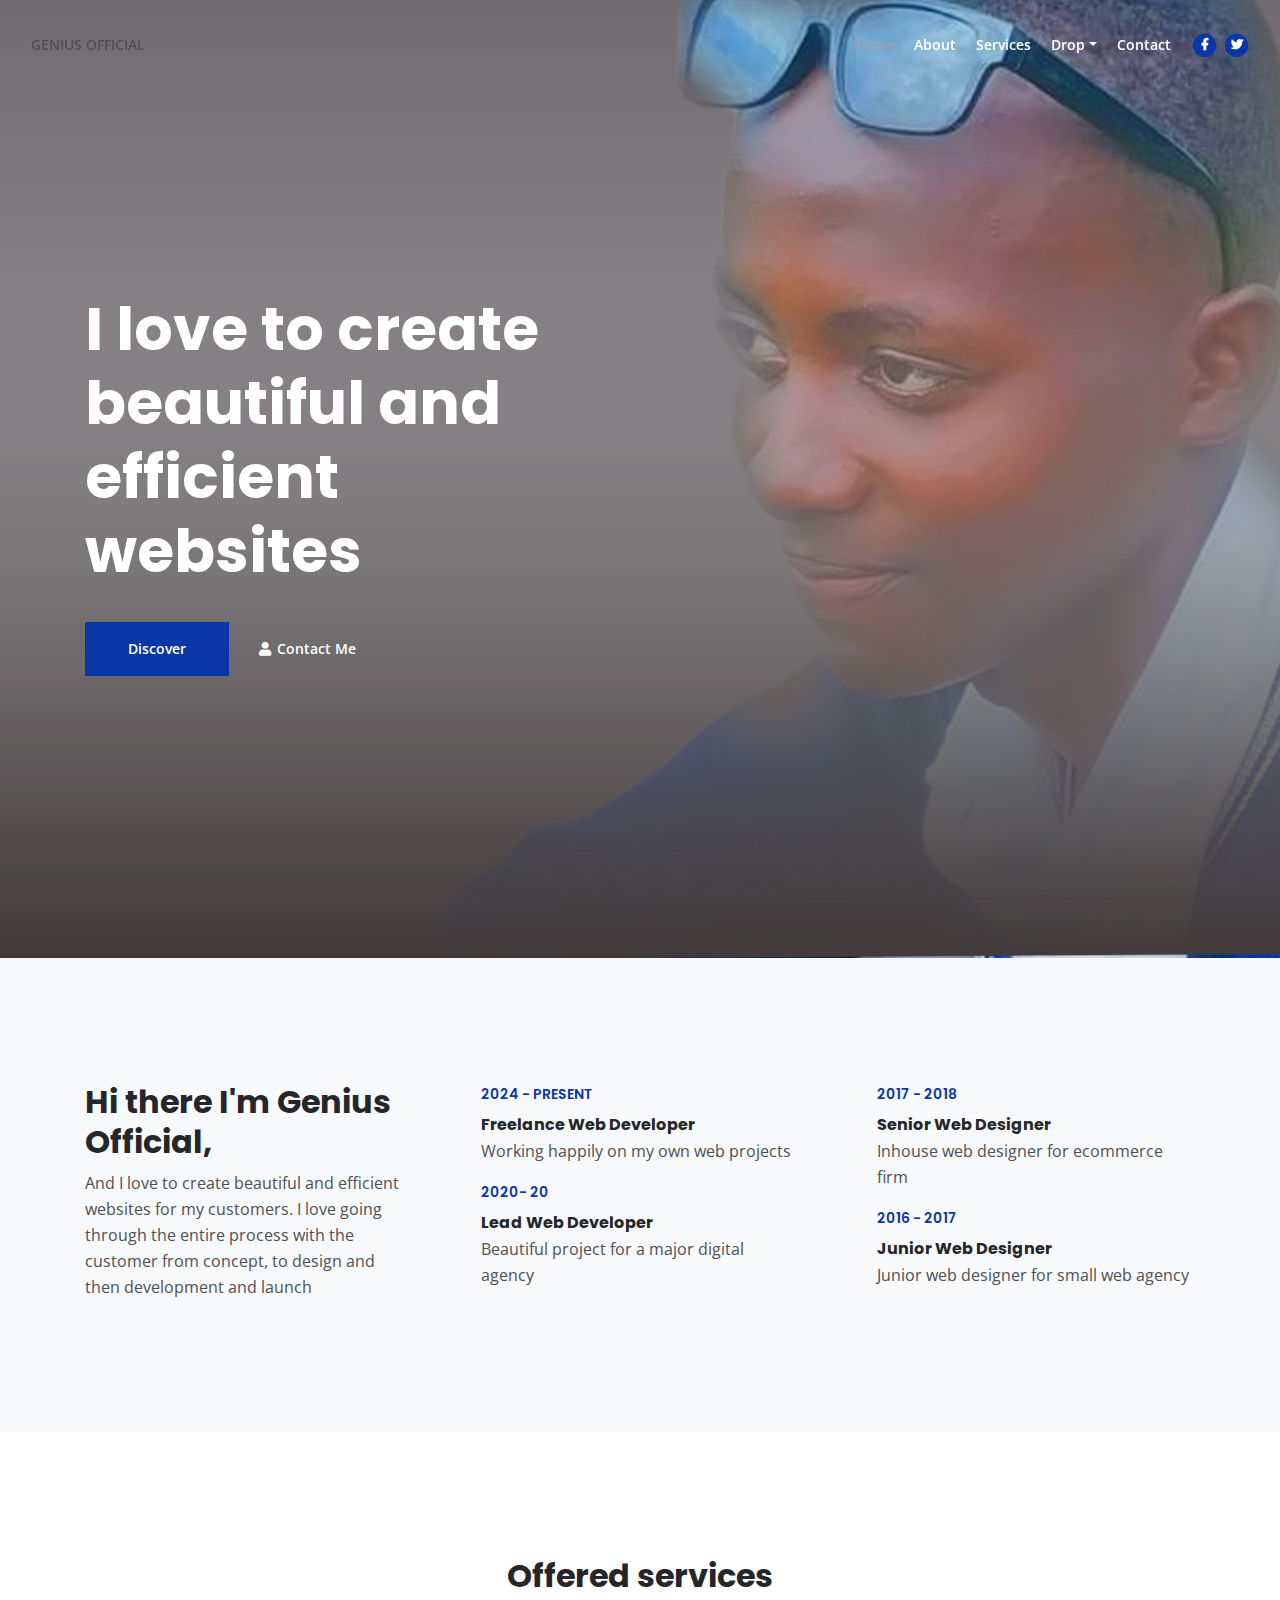
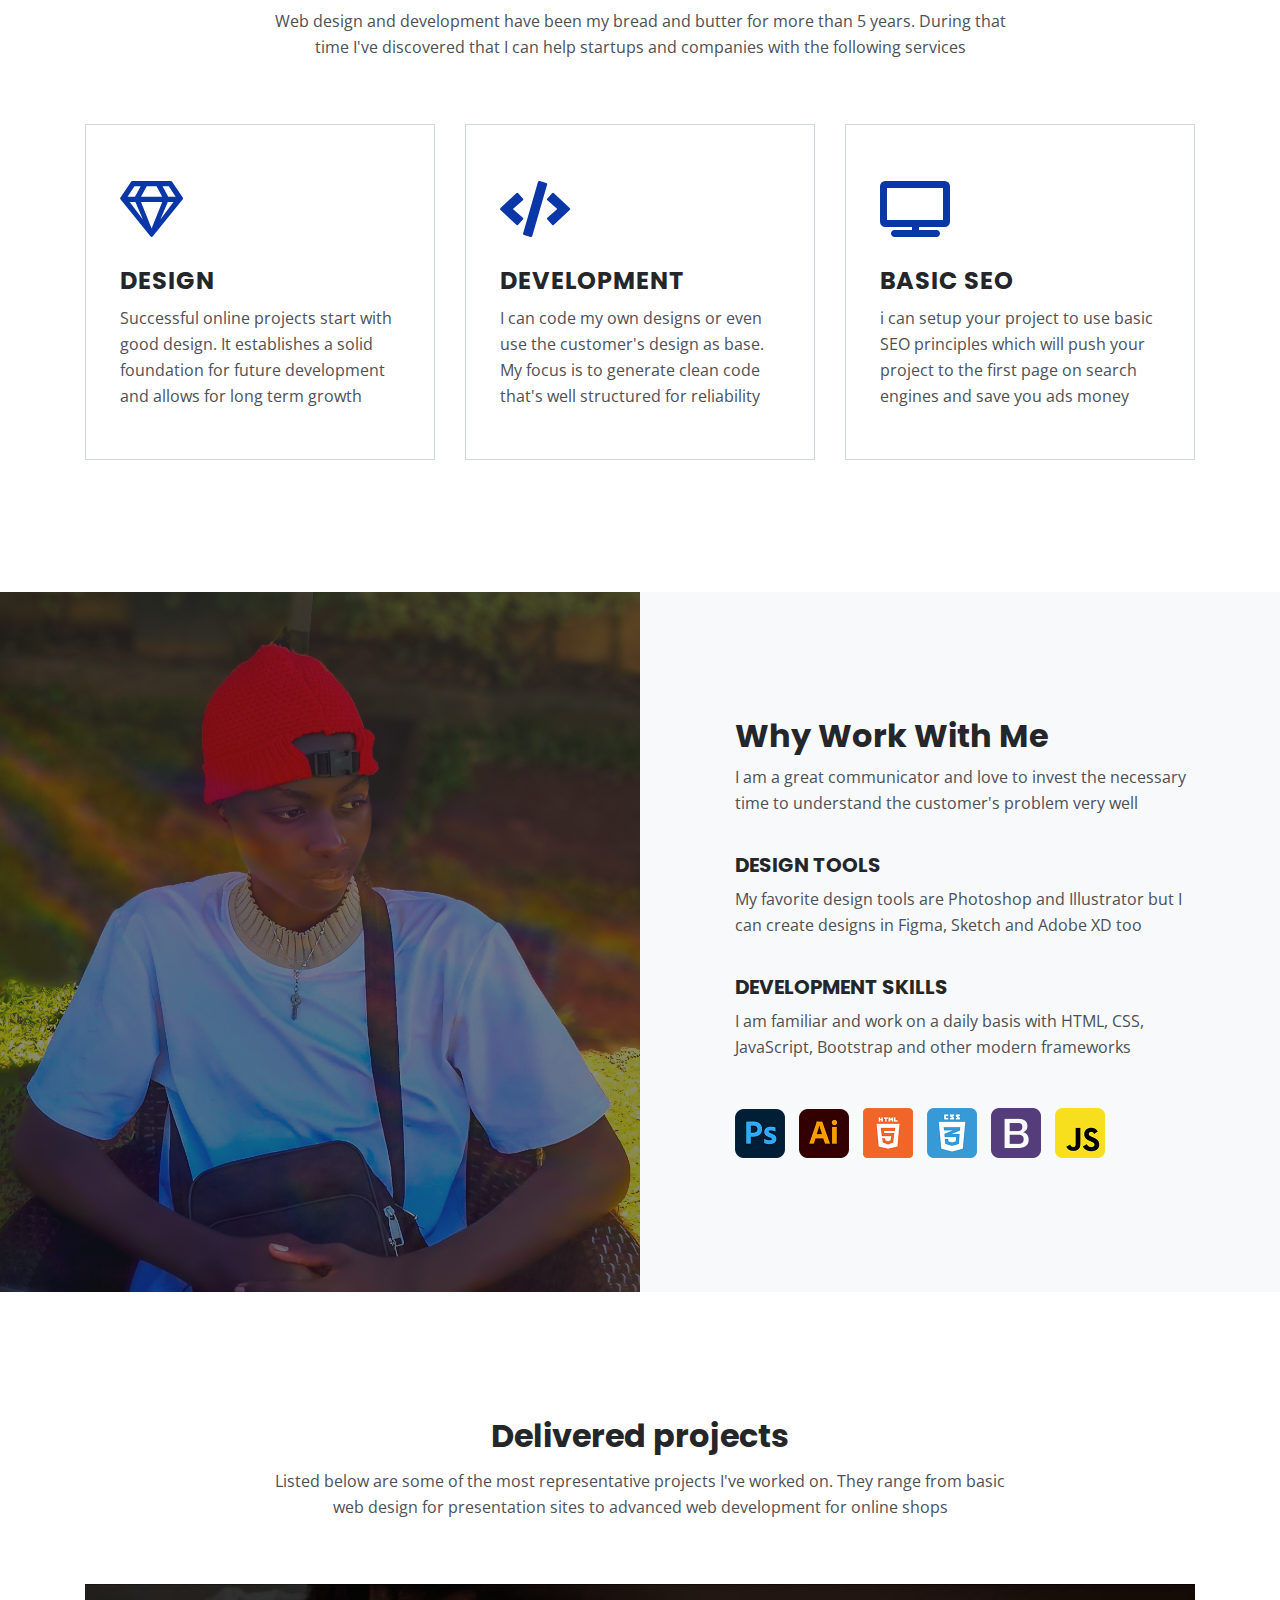
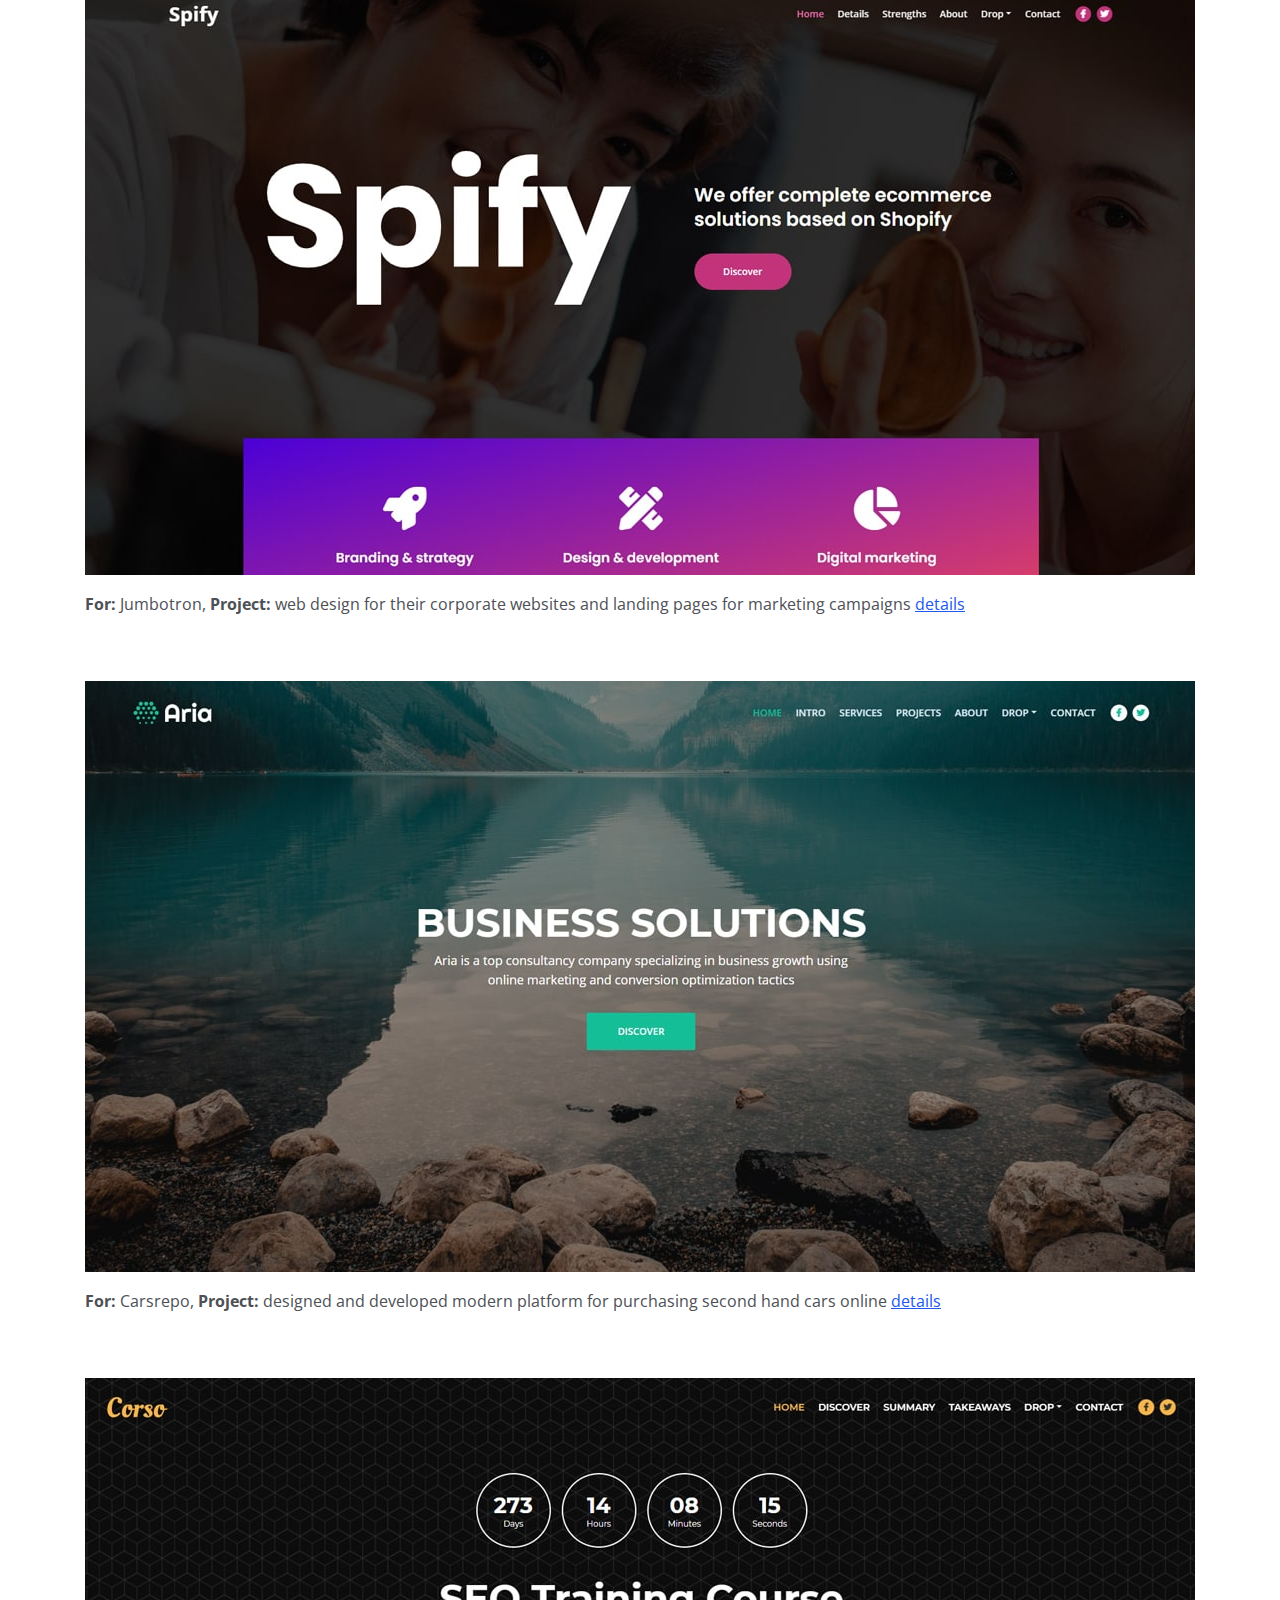
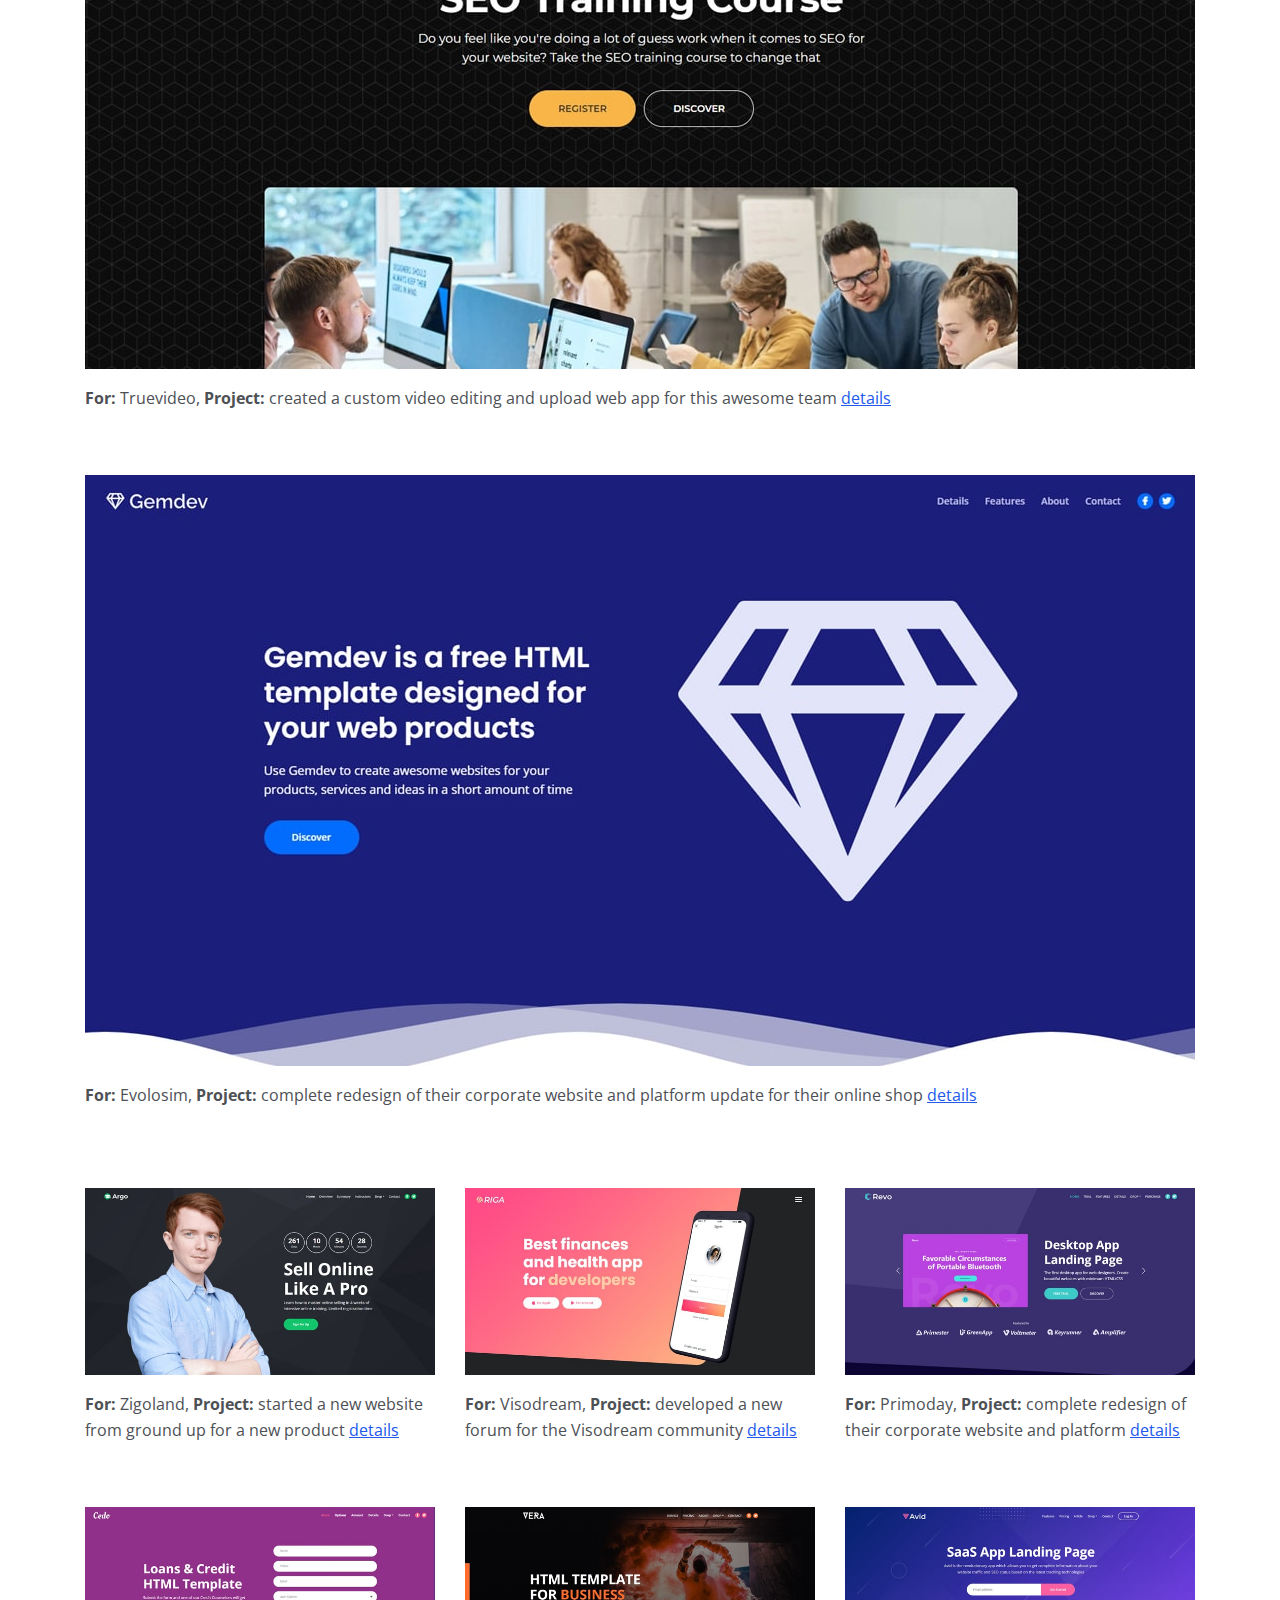
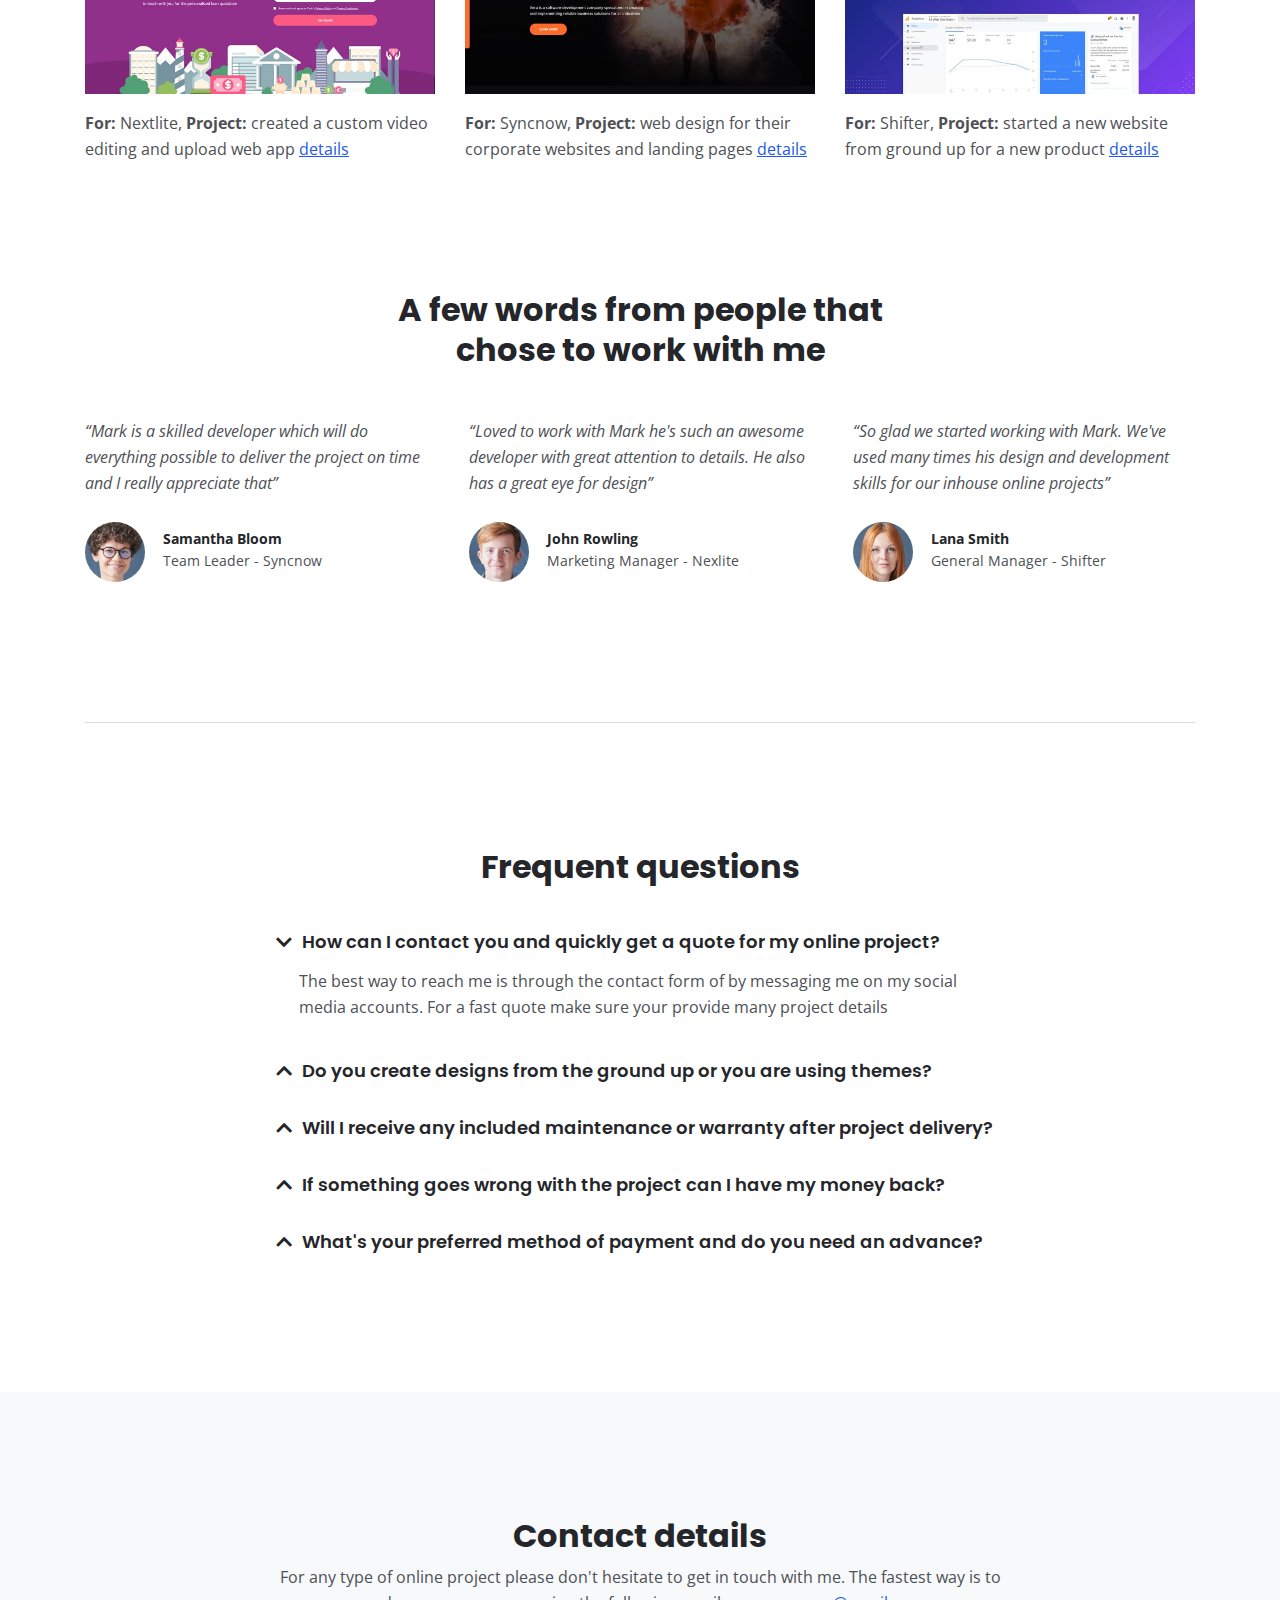
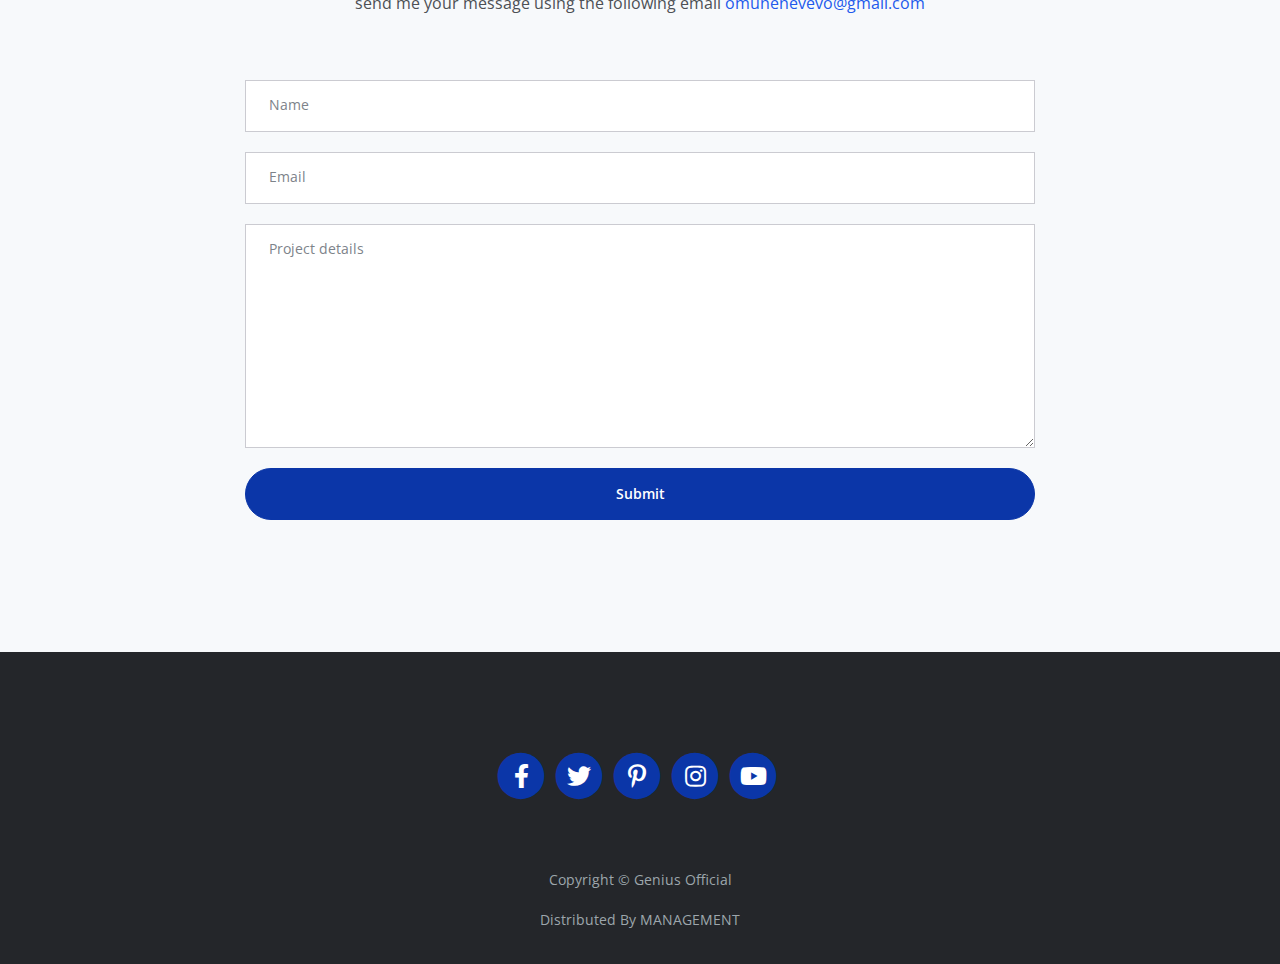
<file: index.html>
<!DOCTYPE html>
<html lang="en">
<head>
    <meta charset="utf-8">
    <meta name="viewport" content="width=device-width, initial-scale=1, shrink-to-fit=no">
    
    <!-- SEO Meta Tags -->
    <meta name="description" content="Web Developer">
    <meta name="author" content="Genius Official">

    <!-- OG Meta Tags to improve the way the post looks when you share the page on Facebook, Twitter, LinkedIn -->
	<meta property="og:site_name" content="" /> <!-- website name -->
	<meta property="og:site" content="" /> <!-- website link -->
	<meta property="og:title" content=""/> <!-- title shown in the actual shared post -->
	<meta property="og:description" content="" /> <!-- description shown in the actual shared post -->
	<meta property="og:image" content="" /> <!-- image link, make sure it's jpg -->
	<meta property="og:url" content="" /> <!-- where do you want your post to link to -->
	<meta name="twitter:card" content="summary_large_image"> <!-- to have large image post format in Twitter -->

    <!-- Webpage Title -->
    <title>Genius Webpage Title</title>
    
    <!-- Styles -->
    <link rel="preconnect" href="https://fonts.gstatic.com">
    <link href="https://fonts.googleapis.com/css2?family=Open+Sans:ital,wght@0,400;0,600;0,700;1,400&family=Poppins:wght@600&display=swap" rel="stylesheet">
    <link href="css/bootstrap.css" rel="stylesheet">
    <link href="css/fontawesome-all.css" rel="stylesheet">
	<link href="css/styles.css" rel="stylesheet">
	
	<!-- Favicon  -->
    <link rel="icon" href="images/favicon.png">
</head>
<body data-spy="scroll" data-target=".fixed-top">
    
    <!-- Navigation -->
    <nav class="navbar navbar-expand-lg fixed-top navbar-dark">
        <div class="container">
            
            <!-- Image Logo -->
           GENIUS OFFICIAL

            <!-- Text Logo - Use this if you don't have a graphic logo -->
            <!-- <a class="navbar-brand logo-text page-scroll" href="index.html">Mark</a> -->

            <button class="navbar-toggler p-0 border-0" type="button" data-toggle="offcanvas">
                <span class="navbar-toggler-icon"></span>
            </button>

            <div class="navbar-collapse offcanvas-collapse" id="navbarsExampleDefault">
                <ul class="navbar-nav ml-auto">
                    <li class="nav-item">
                        <a class="nav-link page-scroll" href="#header">Home <span class="sr-only">(current)</span></a>
                    </li>
                    <li class="nav-item">
                        <a class="nav-link page-scroll" href="#about">About</a>
                    </li>
                    <li class="nav-item">
                        <a class="nav-link page-scroll" href="#services">Services</a>
                    </li>
                    <li class="nav-item dropdown">
                        <a class="nav-link dropdown-toggle" href="#" id="dropdown01" data-toggle="dropdown" aria-haspopup="true" aria-expanded="false">Drop</a>
                        <div class="dropdown-menu" aria-labelledby="dropdown01">
                            <a class="dropdown-item page-scroll" href="project.html">Project Details</a>
                            <div class="dropdown-divider"></div>
                            <a class="dropdown-item page-scroll" href="terms.html">Terms Conditions</a>
                            <div class="dropdown-divider"></div>
                            <a class="dropdown-item page-scroll" href="privacy.html">Privacy Policy</a>
                        </div>
                    </li>
                    <li class="nav-item">
                        <a class="nav-link page-scroll" href="#contact">Contact</a>
                    </li>
                </ul>
                <span class="nav-item social-icons">
                    <span class="fa-stack">
                        <a href="#your-link">
                            <i class="fas fa-circle fa-stack-2x"></i>
                            <i class="fab fa-facebook-f fa-stack-1x"></i>
                        </a>
                    </span>
                    <span class="fa-stack">
                        <a href="#your-link">
                            <i class="fas fa-circle fa-stack-2x"></i>
                            <i class="fab fa-twitter fa-stack-1x"></i>
                        </a>
                    </span>
                </span>
            </div> <!-- end of navbar-collapse -->
        </div> <!-- end of container -->
    </nav> <!-- end of navbar -->
    <!-- end of navigation -->


    <!-- Header -->
    <header id="header" class="header">
        <div class="container">
            <div class="row">
                <div class="col-lg-6">
                    <div class="text-container">
                        <h1 class="h1-large">I love to create beautiful and efficient websites</h1>
                        <a class="btn-solid-lg page-scroll" href="#about">Discover</a>
                        <a class="btn-outline-lg page-scroll" href="#contact"><i class="fas fa-user"></i>Contact Me</a>
                    </div> <!-- end of text-container -->
                </div> <!-- end of col -->
            </div> <!-- end of row -->
        </div> <!-- end of container -->
    </header> <!-- end of header -->
    <!-- end of header -->


    <!-- About-->
    <div id="about" class="basic-1 bg-gray">
        <div class="container">
            <div class="row">
                <div class="col-lg-4">
                    <div class="text-container first">
                        <h2>Hi there I'm Genius Official,</h2>
                        <p>And I love to create beautiful and efficient websites for my customers. I love going through the entire process with the customer from concept, to design and then development and launch</p>
                    </div> <!-- end of text-container -->
                </div> <!-- end of col -->
                <div class="col-lg-4">
                    <div class="text-container second">
                        <div class="time">2024 - PRESENT</div>
                        <h6>Freelance Web Developer</h6>
                        <p>Working happily on my own web projects</p>
                        <div class="time">2020- 20</div>
                        <h6>Lead Web Developer</h6>
                        <p>Beautiful project for a major digital agency</p>
                    </div> <!-- end of text-container -->
                </div> <!-- end of col -->
                <div class="col-lg-4">
                    <div class="text-container third">
                        <div class="time">2017 - 2018</div>
                        <h6>Senior Web Designer</h6>
                        <p>Inhouse web designer for ecommerce firm</p>
                        <div class="time">2016 - 2017</div>
                        <h6>Junior Web Designer</h6>
                        <p>Junior web designer for small web agency</p>
                    </div> <!-- end of text-container -->
                </div> <!-- end of col -->
            </div> <!-- end of row -->
        </div> <!-- end of container -->
    </div> <!-- end of basic-1 -->
    <!-- end of about -->


    <!-- Services -->
    <div id="services" class="basic-2">
        <div class="container">
            <div class="row">
                <div class="col-lg-12">
                    <h2 class="h2-heading">Offered services</h2>
                    <p class="p-heading">Web design and development have been my bread and butter for more than 5 years. During that time I've discovered that I can help startups and companies with the following services</p>
                </div> <!-- end of col -->
            </div> <!-- end of row -->
            <div class="row">
                <div class="col-lg-4">
                    <div class="text-box">
                        <i class="far fa-gem"></i>
                        <h4>DESIGN</h4>
                        <p>Successful online projects start with good design. It establishes a solid foundation for future development and allows for long term growth</p>
                    </div> <!-- end of text-box -->
                </div> <!-- end of col -->
                <div class="col-lg-4">
                    <div class="text-box">
                        <i class="fas fa-code"></i>
                        <h4>DEVELOPMENT</h4>
                        <p>I can code my own designs or even use the customer's design as base. My focus is to generate clean code that's well structured for reliability</p>
                    </div> <!-- end of text-box -->
                </div> <!-- end of col -->
                <div class="col-lg-4">
                    <div class="text-box">
                        <i class="fas fa-tv"></i>
                        <h4>BASIC SEO</h4>
                        <p>i can setup your project to use basic SEO principles which will push your project to the first page on search engines and save you ads money</p>
                    </div> <!-- end of text-box -->
                </div> <!-- end of col -->
            </div> <!-- end of row -->
        </div> <!-- end of container -->
    </div> <!-- end of basic-2 -->
    <!-- end of services -->


    <!-- Details -->
	<div class="split">
		<div class="area-1">
		</div><!-- end of area-1 on same line and no space between comments to eliminate margin white space --><div class="area-2 bg-gray">
            <div class="container">    
                <div class="row">
                    <div class="col-lg-12">     
                        
                        <!-- Text Container -->
                        <div class="text-container">
                            <h2>Why Work With Me</h2>
                            <p>I am a great communicator and love to invest the necessary time to understand the customer's problem very well</p>
                            <h5>DESIGN TOOLS</h5>
                            <p>My favorite design tools are Photoshop and Illustrator but I can create designs in Figma, Sketch and Adobe XD too</p>
                            <h5>DEVELOPMENT SKILLS</h5>
                            <p>I am familiar and work on a daily basis with HTML, CSS, JavaScript, Bootstrap and other modern frameworks</p>
                            
                            <div class="icons-container">
                                <img src="images/details-icon-photoshop.png" alt="alternative">
                                <img src="images/details-icon-illustrator.png" alt="alternative">
                                <img src="images/details-icon-html.png" alt="alternative">
                                <img src="images/details-icon-css.png" alt="alternative">
                                <img src="images/details-icon-bootstrap.png" alt="alternative">
                                <img src="images/details-icon-javascript.png" alt="alternative">
                            </div> <!-- end of icons-container -->
                        </div> <!-- end of text-container -->
                        <!-- end of text container -->

                    </div> <!-- end of col -->
                </div> <!-- end of row -->
            </div> <!-- end of container -->
		</div> <!-- end of area-2 -->
    </div> <!-- end of split -->
    <!-- end of details -->


    <!-- Projects -->
    <div id="projects" class="basic-3">
        <div class="container">
            <div class="row">
                <div class="col-lg-12">
                    <h2 class="h2-heading">Delivered projects</h2>
                    <p class="p-heading">Listed below are some of the most representative projects I've worked on. They range from basic web design for presentation sites to advanced web development for online shops</p>
                </div> <!-- end of col -->
            </div> <!-- end of row -->
            <div class="row">
                <div class="col-lg-12">
                    <div class="text-container">
                        <div class="image-container">
                            <a href="project.html">
                                <img class="img-fluid" src="images/project-1.jpg" alt="alternative">
                            </a>
                        </div> <!-- end of image-container -->
                        <p><strong>For:</strong> Jumbotron, <strong>Project:</strong> web design for their corporate websites and landing pages for marketing campaigns <a class="blue" href="project.html">details</a></p>
                    </div> <!-- end of text-container -->
                    <div class="text-container">
                        <div class="image-container">
                            <a href="project.html">
                                <img class="img-fluid" src="images/project-2.jpg" alt="alternative">
                            </a>
                        </div> <!-- end of image-container -->
                        <p><strong>For:</strong> Carsrepo, <strong>Project:</strong> designed and developed modern platform for purchasing second hand cars online <a class="blue" href="project.html">details</a></p>
                    </div> <!-- end of text-container -->
                    <div class="text-container">
                        <div class="image-container">
                            <a href="project.html">
                                <img class="img-fluid" src="images/project-3.jpg" alt="alternative">
                            </a>
                        </div> <!-- end of image-container -->
                        <p><strong>For:</strong> Truevideo, <strong>Project:</strong> created a custom video editing and upload web app for this awesome team <a class="blue" href="project.html">details</a></p>
                    </div> <!-- end of text-container -->
                    <div class="text-container">
                        <div class="image-container">
                            <a href="project.html">
                                <img class="img-fluid" src="images/project-4.jpg" alt="alternative">
                            </a>
                        </div> <!-- end of image-container -->
                        <p><strong>For:</strong> Evolosim, <strong>Project:</strong> complete redesign of their corporate website and platform update for their online shop <a class="blue" href="project.html">details</a></p>
                    </div> <!-- end of text-container -->
                </div> <!-- end of col -->
            </div> <!-- end of row -->
        </div> <!-- end of container -->
    </div> <!-- end of basic-3 -->
    <!-- end of projects -->


    <!-- Works -->
    <div class="basic-4">
        <div class="container">
            <div class="row">
                <div class="col-lg-4">
                    <div class="text-container">
                        <div class="image-container">
                            <a href="project.html">
                                <img class="img-fluid" src="images/work-1.jpg" alt="alternative">
                            </a>
                        </div> <!-- end of image-container -->
                        <p><strong>For:</strong> Zigoland, <strong>Project:</strong> started a new website from ground up for a new product <a class="blue" href="project.html">details</a></p>
                    </div> <!-- end of text-container -->
                </div> <!-- end of col -->
                <div class="col-lg-4">
                    <div class="text-container">
                        <div class="image-container">
                            <a href="project.html">
                                <img class="img-fluid" src="images/work-2.jpg" alt="alternative">
                            </a>
                        </div> <!-- end of image-container -->
                        <p><strong>For:</strong> Visodream, <strong>Project:</strong> developed a new forum for the Visodream community <a class="blue" href="project.html">details</a></p>
                    </div> <!-- end of text-container -->
                </div> <!-- end of col -->
                <div class="col-lg-4">
                    <div class="text-container">
                        <div class="image-container">
                            <a href="project.html">
                                <img class="img-fluid" src="images/work-3.jpg" alt="alternative">
                            </a>
                        </div> <!-- end of image-container -->
                        <p><strong>For:</strong> Primoday, <strong>Project:</strong> complete redesign of their corporate website and platform <a class="blue" href="project.html">details</a></p>
                    </div> <!-- end of text-container -->
                </div> <!-- end of col -->
            </div> <!-- end of row -->
            <div class="row">
                <div class="col-lg-4">
                    <div class="text-container">
                        <div class="image-container">
                            <a href="project.html">
                                <img class="img-fluid" src="images/work-4.jpg" alt="alternative">
                            </a>
                        </div> <!-- end of image-container -->
                        <p><strong>For:</strong> Nextlite, <strong>Project:</strong> created a custom video editing and upload web app <a class="blue" href="project.html">details</a></p>
                    </div> <!-- end of text-container -->
                </div> <!-- end of col -->
                <div class="col-lg-4">
                    <div class="text-container">
                        <div class="image-container">
                            <a href="project.html">
                                <img class="img-fluid" src="images/work-5.jpg" alt="alternative">
                            </a>
                        </div> <!-- end of image-container -->
                        <p><strong>For:</strong> Syncnow, <strong>Project:</strong> web design for their corporate websites and landing pages <a class="blue" href="project.html">details</a></p>
                    </div> <!-- end of text-container -->
                </div> <!-- end of col -->
                <div class="col-lg-4">
                    <div class="text-container">
                        <div class="image-container">
                            <a href="project.html">
                                <img class="img-fluid" src="images/work-6.jpg" alt="alternative">
                            </a>
                        </div> <!-- end of image-container -->
                        <p><strong>For:</strong> Shifter, <strong>Project:</strong> started a new website from ground up for a new product <a class="blue" href="project.html">details</a></p>
                    </div> <!-- end of text-container -->
                </div> <!-- end of col -->
            </div> <!-- end of row -->
        </div> <!-- end of container -->
    </div> <!-- end of basic-4 -->
    <!-- end of works -->


    <!-- Testimonials -->
    <div class="cards-1">
        <div class="container">
            <div class="row">
                <div class="col-lg-12">
                    <h2 class="h2-heading">A few words from people that chose to work with me</h2>
                </div> <!-- end of col -->
            </div> <!-- end of row -->
            <div class="row">
                <div class="col-lg-12">
                    
                    <!-- Card -->
                    <div class="card">
                        <div class="card-body">
                            <p class="testimonial-text">“Mark is a skilled developer which will do everything possible to deliver the project on time and I really appreciate that”</p>
                            <div class="details">
                                <img src="images/testimonial-1.jpg" alt="alternative">
                                <div class="text">
                                    <div class="testimonial-author">Samantha Bloom</div>
                                    <div class="occupation">Team Leader - Syncnow</div>
                                </div> <!-- end of text -->
                            </div> <!-- end of testimonial-details -->
                        </div>
                    </div>
                    <!-- end of card -->

                    <!-- Card -->
                    <div class="card">
                        <div class="card-body">
                            <p class="testimonial-text">“Loved to work with Mark he's such an awesome developer with great attention to details. He also has a great eye for design”</p>
                            <div class="details">
                                <img src="images/testimonial-2.jpg" alt="alternative">
                                <div class="text">
                                    <div class="testimonial-author">John Rowling</div>
                                    <div class="occupation">Marketing Manager - Nexlite</div>
                                </div> <!-- end of text -->
                            </div> <!-- end of testimonial-details -->
                        </div>
                    </div>
                    <!-- end of card -->

                    <!-- Card -->
                    <div class="card">
                        <div class="card-body">
                            <p class="testimonial-text">“So glad we started working with Mark. We've used many times his design and development skills for our inhouse online projects”</p>
                            <div class="details">
                                <img src="images/testimonial-3.jpg" alt="alternative">
                                <div class="text">
                                    <div class="testimonial-author">Lana Smith</div>
                                    <div class="occupation">General Manager - Shifter</div>
                                </div> <!-- end of text -->
                            </div> <!-- end of testimonial-details -->
                        </div>
                    </div>
                    <!-- end of card -->

                </div> <!-- end of col -->
            </div> <!-- end of row -->
        </div> <!-- end of container -->
    </div> <!-- end of cards-1 -->
    <!-- end of testimonials -->


    <!-- Section Divider -->
    <div class="container">
        <div class="row">
            <div class="col-lg-12">
                <hr class="section-divider">
            </div> <!-- end of col -->
        </div> <!-- end of row -->
    </div> <!-- end of container -->
    <!-- end of section divider -->


    <!-- Questions -->
    <div class="accordion-1">
        <div class="container">
            <div class="row">
                <div class="col-lg-12">
                    <h2 class="h2-heading">Frequent questions</h2>
                </div> <!-- end of col -->
            </div> <!-- end of row -->
            <div class="row">
                <div class="col-lg-12">

                    <div class="accordion" id="accordionExample">
                        <div class="card">
                            <div class="card-header" id="headingOne">
                                <button class="btn btn-link btn-block text-left" type="button" data-toggle="collapse" data-target="#collapseOne" aria-expanded="true" aria-controls="collapseOne">
                                    How can I contact you and quickly get a quote for my online project?
                                </button>
                            </div>
                            <div id="collapseOne" class="collapse show" aria-labelledby="headingOne" data-parent="#accordionExample">
                                <div class="card-body">
                                    The best way to reach me is through the contact form of by messaging me on my social media accounts. For a fast quote make sure your provide many project details
                                </div>
                            </div>
                        </div>
                        <div class="card">
                            <div class="card-header" id="headingTwo">
                                <button class="btn btn-link btn-block text-left collapsed" type="button" data-toggle="collapse" data-target="#collapseTwo" aria-expanded="false" aria-controls="collapseTwo">
                                    Do you create designs from the ground up or you are using themes?
                                </button>
                            </div>
                            <div id="collapseTwo" class="collapse" aria-labelledby="headingTwo" data-parent="#accordionExample">
                                <div class="card-body">
                                    The best way to reach me is through the contact form of by messaging me on my social media accounts. For a fast quote make sure your provide many project details
                                </div>
                            </div>
                        </div>
                        <div class="card">
                            <div class="card-header" id="headingThree">
                                <button class="btn btn-link btn-block text-left collapsed" type="button" data-toggle="collapse" data-target="#collapseThree" aria-expanded="false" aria-controls="collapseThree">
                                    Will I receive any included maintenance or warranty after project delivery?
                                </button>
                            </div>
                            <div id="collapseThree" class="collapse" aria-labelledby="headingThree" data-parent="#accordionExample">
                                <div class="card-body">
                                    The best way to reach me is through the contact form of by messaging me on my social media accounts. For a fast quote make sure your provide many project details
                                </div>
                            </div>
                        </div>
                        <div class="card">
                            <div class="card-header" id="headingFour">
                                <button class="btn btn-link btn-block text-left collapsed" type="button" data-toggle="collapse" data-target="#collapseFour" aria-expanded="false" aria-controls="collapseFour">
                                    If something goes wrong with the project can I have my money back?
                                </button>
                            </div>
                            <div id="collapseFour" class="collapse" aria-labelledby="headingFour" data-parent="#accordionExample">
                                <div class="card-body">
                                    The best way to reach me is through the contact form of by messaging me on my social media accounts. For a fast quote make sure your provide many project details
                                </div>
                            </div>
                        </div>
                        <div class="card">
                            <div class="card-header" id="headingFive">
                                <button class="btn btn-link btn-block text-left collapsed" type="button" data-toggle="collapse" data-target="#collapseFive" aria-expanded="false" aria-controls="collapseFive">
                                    What's your preferred method of payment and do you need an advance?
                                </button>
                            </div>
                            <div id="collapseFive" class="collapse" aria-labelledby="headingFive" data-parent="#accordionExample">
                                <div class="card-body">
                                    The best way to reach me is through the contact form of by messaging me on my social media accounts. For a fast quote make sure your provide many project details
                                </div>
                            </div>
                        </div>
                    </div> <!-- end of accordion -->

                </div> <!-- end of col -->
            </div> <!-- end of row -->
        </div> <!-- end of container -->
    </div> <!-- end of accordion-1 -->
    <!-- end of questions -->


    <!-- Contact -->
    <div id="contact" class="form-1 bg-gray">
        <div class="container">
            <div class="row">
                <div class="col-lg-12">
                    <h2>Contact details</h2>
                    <p class="p-heading">For any type of online project please don't hesitate to get in touch with me. The fastest way is to send me your message using the following email <a class="blue no-line" href="#your-link">omunenevevo@gmail.com</a></p>
                </div> <!-- end of col -->
            </div> <!-- end of row -->
            <div class="row">
                <div class="col-lg-12">
                    
                    <!-- Contact Form -->
                    <form id="contactForm">
                        <div class="form-group">
                            <input type="text" class="form-control-input" id="cname" required>
                            <label class="label-control" for="cname">Name</label>
                        </div>
                        <div class="form-group">
                            <input type="email" class="form-control-input" id="cemail" required>
                            <label class="label-control" for="cemail">Email</label>
                        </div>
                        <div class="form-group">
                            <textarea class="form-control-textarea" id="cmessage" required></textarea>
                            <label class="label-control" for="cmessage">Project details</label>
                        </div>
                        <div class="form-group">
                            <button type="submit" class="form-control-submit-button">Submit</button>
                        </div>
                    </form>
                    <!-- end of contact form -->

                </div> <!-- end of col -->
            </div> <!-- end of row -->
        </div> <!-- end of container -->
    </div> <!-- end of form-1 -->  
    <!-- end of contact -->


    <!-- Footer -->
    <div class="footer bg-gray">
        <div class="container">
            <div class="row">
                <div class="col-lg-12">
                    <div class="social-container">
                        <span class="fa-stack">
                            <a href="#your-link">
                                <i class="fas fa-circle fa-stack-2x"></i>
                                <i class="fab fa-facebook-f fa-stack-1x"></i>
                            </a>
                        </span>
                        <span class="fa-stack">
                            <a href="#your-link">
                                <i class="fas fa-circle fa-stack-2x"></i>
                                <i class="fab fa-twitter fa-stack-1x"></i>
                            </a>
                        </span>
                        <span class="fa-stack">
                            <a href="#your-link">
                                <i class="fas fa-circle fa-stack-2x"></i>
                                <i class="fab fa-pinterest-p fa-stack-1x"></i>
                            </a>
                        </span>
                        <span class="fa-stack">
                            <a href="#your-link">
                                <i class="fas fa-circle fa-stack-2x"></i>
                                <i class="fab fa-instagram fa-stack-1x"></i>
                            </a>
                        </span>
                        <span class="fa-stack">
                            <a href="#your-link">
                                <i class="fas fa-circle fa-stack-2x"></i>
                                <i class="fab fa-youtube fa-stack-1x"></i>
                            </a>
                        </span>
                    </div> <!-- end of social-container -->
                </div> <!-- end of col -->
            </div> <!-- end of row -->
        </div> <!-- end of container -->
    </div> <!-- end of footer -->  
    <!-- end of footer -->


    <!-- Copyright -->
    <div class="copyright bg-gray">
        <div class="container">
            <div class="row">
                <div class="col-lg-12">
                    <p class="p-small">Copyright © <a class="no-line" href="#your-link">Genius Official</a></p>
                </div> <!-- end of col -->
            </div> <!-- enf of row -->
        </div> <!-- end of container -->

        <div class="container">
            <div class="row">
                <div class="col-lg-12">
                    <p class="p-small">Distributed By <a class="no-line" href="https://themewagon.com/">MANAGEMENT</a></p>
                </div> <!-- end of col -->
            </div> <!-- enf of row -->
        </div> <!-- end of container -->
        
    </div> <!-- end of copyright --> 
    <!-- end of copyright -->
    
    	
    <!-- Scripts -->
    <script src="js/jquery.min.js"></script> <!-- jQuery for Bootstrap's JavaScript plugins -->
    <script src="js/bootstrap.min.js"></script> <!-- Bootstrap framework -->
    <script src="js/jquery.easing.min.js"></script> <!-- jQuery Easing for smooth scrolling between anchors -->
    <script src="js/scripts.js"></script> <!-- Custom scripts -->
</body>
</html>
</file>
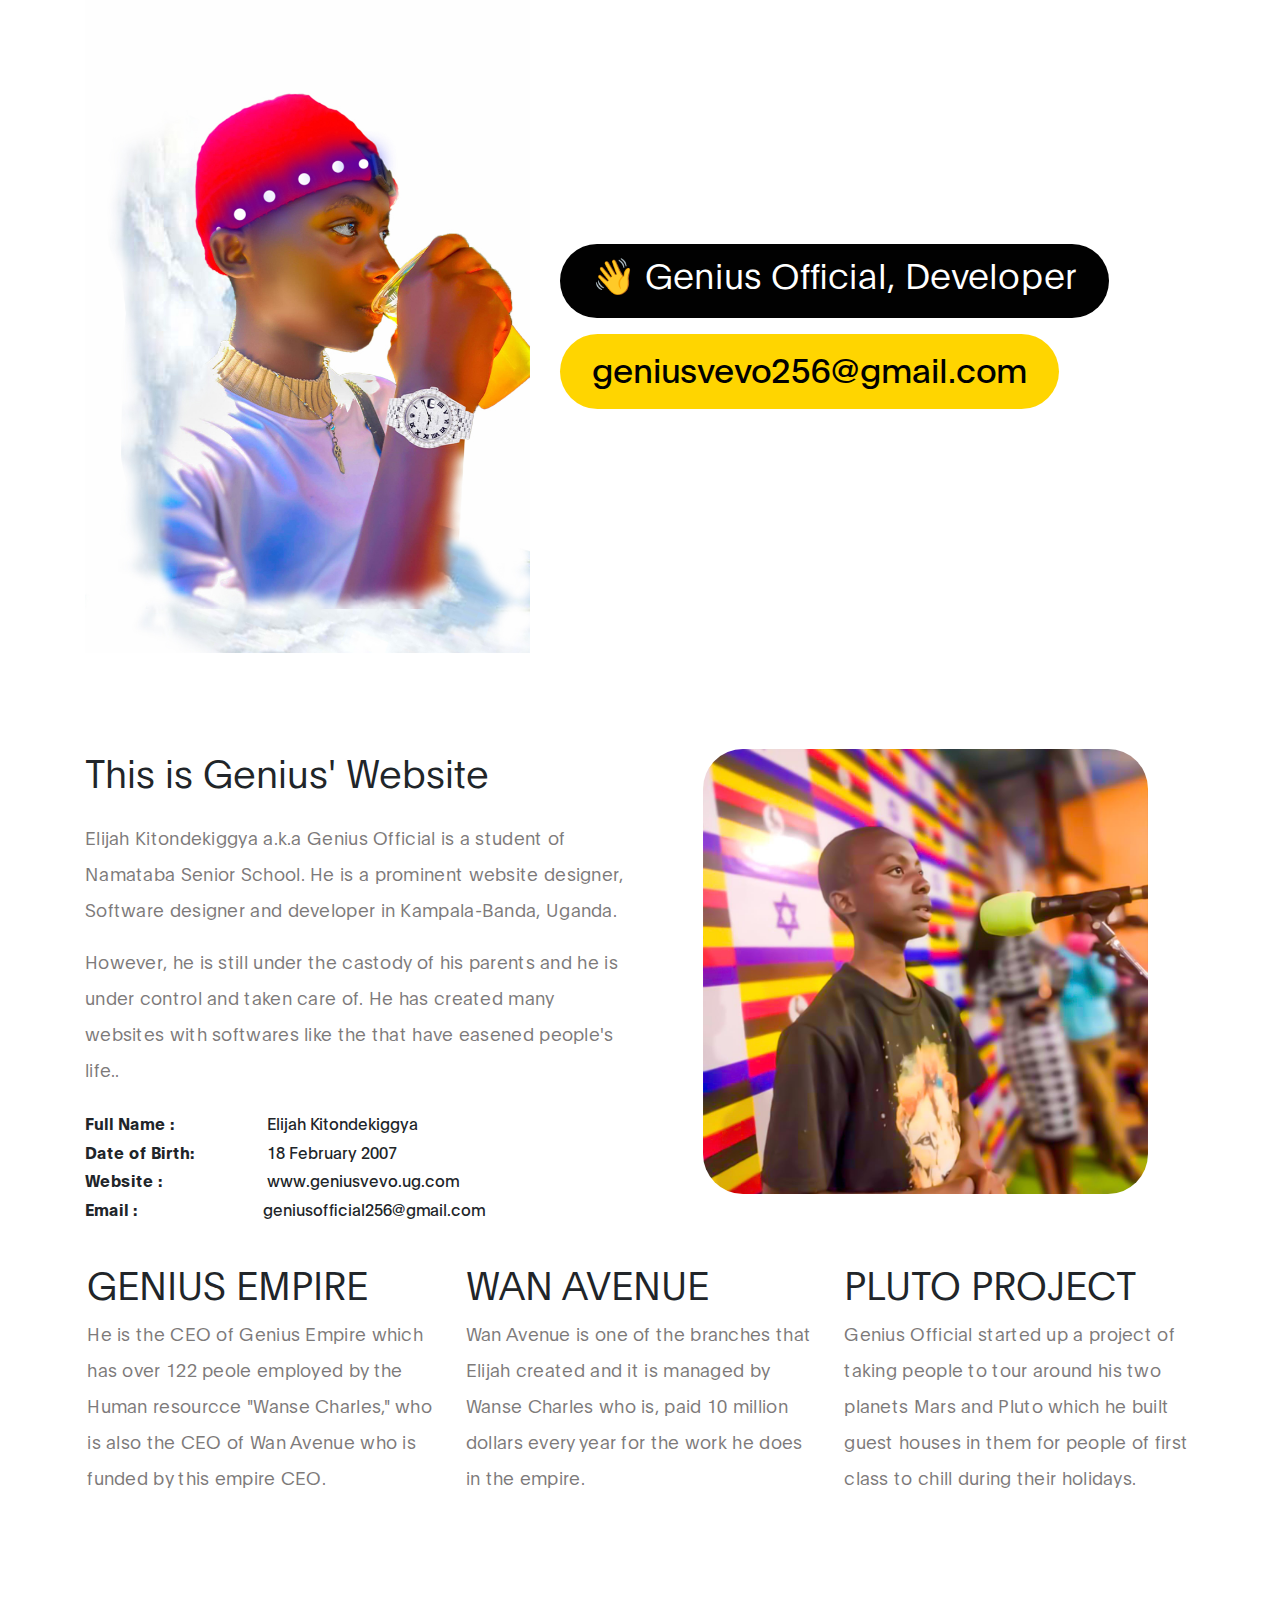
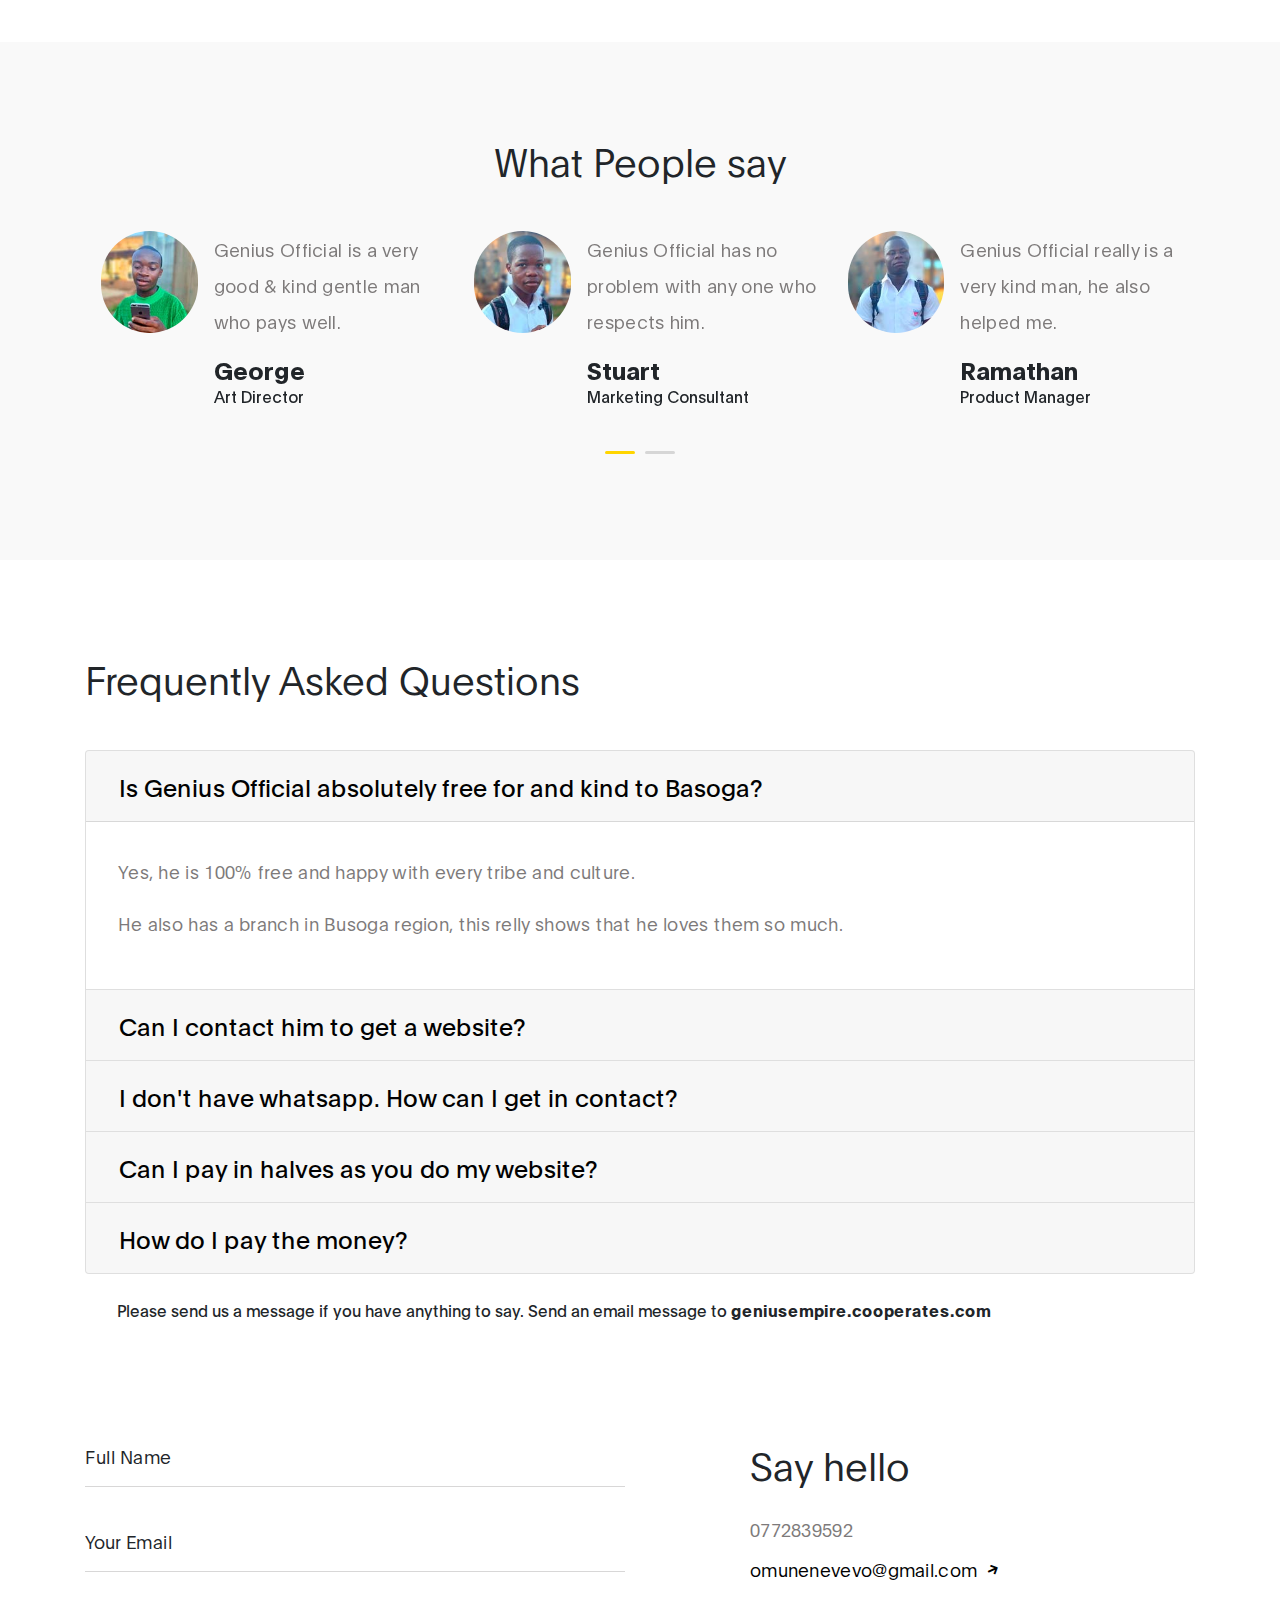
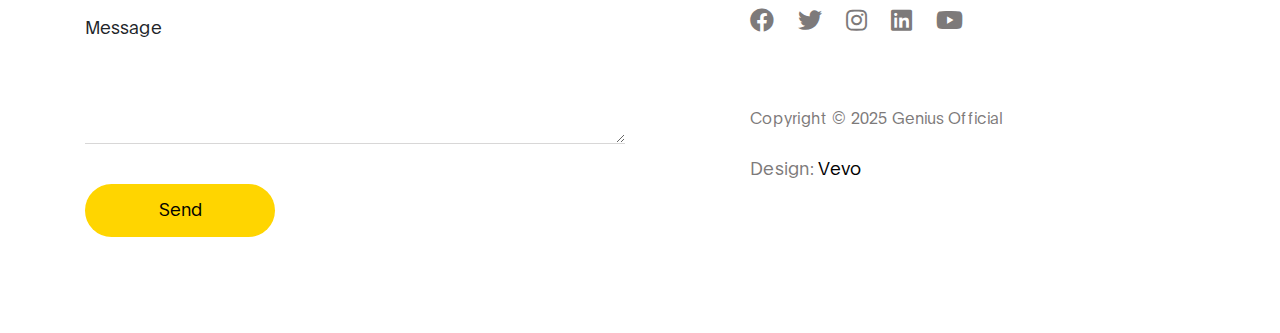
<file: OMUNENE/index.html>
<!DOCTYPE html>
<html lang="en">
<head>

     <title>Genius Official Website</title>
     <link rel="icon" href="images/favicon.png">

     <meta charset="UTF-8">
     <meta http-equiv="X-UA-Compatible" content="IE=Edge">
     <meta name="description" content="">
     <meta name="keywords" content="">
     <meta name="author" content="Tooplate">
     <meta name="viewport" content="width=device-width, initial-scale=1, maximum-scale=1">

     <link rel="stylesheet" href="css/bootstrap.min.css">
     <link rel="stylesheet" href="css/all.min.css">
     <link rel="stylesheet" href="css/owl.carousel.min.css">
     <link rel="stylesheet" href="css/owl.theme.default.min.css">

     <!-- MAIN CSS -->
     <link rel="stylesheet" href="css/tooplate-ben-resume-style.css">
<!--
Tooplate 2120 Ben Resume
https://www.tooplate.com/view/2120-ben-resume
-->
</head>

<body data-spy="scroll" data-target="#navbarNav" data-offset="50">

    <!-- MENU BAR -->
    <nav class="navbar navbar-expand-lg">
        <div class="container">

            <a class="navbar-brand" href="#">
                GENIUS OFFICIAL
            </a>

            <button class="navbar-toggler" type="button" data-toggle="collapse" data-target="#navbarNav" aria-controls="navbarNav" aria-expanded="false" aria-label="Toggle navigation">
                <span class="navbar-toggler-icon"></span>
            </button>

            <div class="collapse navbar-collapse" id="navbarNav">
                <ul class="navbar-nav mx-auto">
                    <li class="nav-item">
                        <a href="#intro" class="nav-link smoothScroll">Home</a>
                    </li>

                    <li class="nav-item">
                        <a href="#about" class="nav-link smoothScroll">About Me</a>
                    </li>

                    <li class="nav-item">
                        <a href="#testimonials" class="nav-link smoothScroll">Reviews</a>
                    </li>

                    <li class="nav-item">
                        <a href="#contact" class="nav-link smoothScroll">Contact</a>
                    </li>
                </ul>

                <div class="mt-lg-0 mt-3 mb-4 mb-lg-0">
                    <a href="#" class="custom-btn btn" download>Download CV</a>
                </div>
            </div>

        </div>
    </nav>


    <!-- HERO -->
    <section class="hero d-flex flex-column justify-content-center align-items-center" id="intro">

         <div class="container">
            <div class="row">

                  <div class="mx-auto col-lg-5 col-md-5 col-10">
                      <img src="images/ben.jpg" class="img-fluid" alt="Ben Resume HTML Template">
                  </div>

                   <div class="d-flex flex-column justify-content-center align-items-center col-lg-7 col-md-7 col-12">
                        <div class="hero-text">

                            <h1 class="hero-title">👋 Genius Official, Developer</h1>

                            <a href="mailto:omunenevevo@gmail.com" class="email-link">
                                geniusvevo256@gmail.com
                            </a>
                          
                        </div>
                    </div>

            </div>
        </div>
    </section>


    <section class="about section-padding" id="about">
        <div class="container">
            <div class="row">

                <div class="col-lg-6 col-md-6 col-12">
                    <h3 class="mb-4">This is Genius' Website</h3>

                    <p> Elijah Kitondekiggya a.k.a Genius Official is a student of Namataba Senior School. He is a prominent website designer, Software designer and developer in Kampala-Banda, Uganda.</p>

                    <p>However, he is still under the castody of his parents and he is under control and taken care of. He has created many websites with softwares like the that have easened people's life..</p>

                    <ul class="mt-4 mb-5 mb-lg-0 profile-list list-unstyled">
                        <li><strong>Full Name :</strong> Elijah Kitondekiggya </li>

                        <li><strong>Date of Birth:</strong> 18 February 2007</li>

                        <li><strong>Website :</strong> www.geniusvevo.ug.com</li>

                        <li><strong>Email :</strong>geniusofficial256@gmail.com</li>
                    </ul>
                </div>

                <div class="col-lg-5 mx-auto col-md-6 col-12">
                    <img src="images/true-agency.jpg" class="about-image img-fluid" alt="Ben's Resume HTML Template">
                </div>

            </div>
            <div class="row about-third">
            	<div class="col-lg-4 col-md-4 col-12">
                <h3>GENIUS EMPIRE</h3>
                <p>He is the CEO of Genius Empire which has over 122 peole employed by the Human resourcce "Wanse Charles," who is also the CEO of Wan Avenue who is funded by this empire CEO.</p>
                </div>
                <div class="col-lg-4 col-md-4 col-12">
                <h3>WAN AVENUE</h3>
                <p>Wan Avenue is one of the branches that Elijah created and it is managed by Wanse Charles who is, paid 10 million dollars every year for the work he does in the empire.</p>
                </div>
                <div class="col-lg-4 col-md-4 col-12">
                <h3>PLUTO PROJECT</h3>
                <p>Genius Official started up a project of taking people to tour around his two planets Mars and Pluto which he built guest houses in them for people of first class to chill during their holidays.</p>
                </div>
            </div>
        </div>
    </section>


    <!-- TESTIMONIAL -->
     <section class="testimonials section-padding" id="testimonials">
          <div class="container">
               <div class="row">

                    <div class="col-12">
                        <h3 class="mb-5 text-center">What People say</h3>

                        <div class="owl-carousel owl-theme" id="testimonials-carousel">
                            <div class="item">
                                <div class="testimonials-thumb d-flex">
                                    <div class="testimonials-image">
                                        <img src="images/testimonials/testimonial-image01.jpg" class="img-fluid" alt="testimonials image">
                                    </div>

                                    <div class="testimonials-info">
                                        <p>Genius Official is a very good & kind gentle man who pays well.</p>

                                        <h6 class="mb-0">George</h6>
                                        <span>Art Director</span>
                                    </div>
                                </div>
                            </div>

                            <div class="item">
                                <div class="testimonials-thumb d-flex">
                                    <div class="testimonials-image">
                                        <img src="images/testimonials/testimonial-image02.jpg" class="img-fluid" alt="testimonials image">
                                    </div>

                                    <div class="testimonials-info">
                                        <p>Genius Official has no problem with any one who respects him.</p>

                                        <h6 class="mb-0">Stuart</h6>
                                        <span>Marketing Consultant</span>
                                    </div>
                                </div>
                            </div>

                            <div class="item">
                                <div class="testimonials-thumb d-flex">
                                    <div class="testimonials-image">
                                        <img src="images/testimonials/testimonial-image03.jpg" class="img-fluid" alt="testimonials image">
                                    </div>

                                    <div class="testimonials-info">
                                        <p>Genius Official really is a very kind man, he also helped me.</p>

                                        <h6 class="mb-0">Ramathan</h6>
                                        <span>Product Manager</span>
                                    </div>
                                </div>
                            </div>

                            <div class="item">
                                <div class="testimonials-thumb d-flex">
                                    <div class="testimonials-image">
                                        <img src="images/testimonials/testimonial-image04.jpg" class="img-fluid" alt="testimonials image">
                                    </div>

                                    <div class="testimonials-info">
                                        <p>He also helped to pay my school fees, I thank him.</p>

                                        <h6 class="mb-0">Claire</h6>
                                        <span>Web Developer</span>
                                    </div>
                                </div>
                            </div>
                        </div>

                    </div>

               </div>
          </div>
     </section>


     <!-- FAQ -->
     <section class="faq section-padding">
        
        <div class="container">
            
            <div class="row">

                <div class="col-lg-12 col-12">

                    <h3 class="mb-5">Frequently Asked Questions</h3>

                    <div class="accordion" id="accordionExample">
                      <div class="card">
                        <div class="card-header" id="headingOne">
                          <h2 class="mb-0">
                            <button class="btn btn-link" type="button" data-toggle="collapse" data-target="#collapseOne" aria-expanded="true" aria-controls="collapseOne">
                              Is Genius Official absolutely free for and kind to Basoga?
                            </button>
                          </h2>
                        </div>

                        <div id="collapseOne" class="collapse show" aria-labelledby="headingOne" data-parent="#accordionExample">
                          <div class="card-body">
                            <p>Yes, he is 100% free and happy with every tribe and culture.</p>

                            <p>He also has a branch in Busoga region, this relly shows that he loves them so much.</p>
                          </div>
                        </div>
                      </div>

                      <div class="card">
                        <div class="card-header" id="headingTwo">
                          <h2 class="mb-0">
                            <button class="btn btn-link collapsed" type="button" data-toggle="collapse" data-target="#collapseTwo" aria-expanded="false" aria-controls="collapseTwo">
                              Can I contact him to get a website?
                            </button>
                          </h2>
                        </div>
                        <div id="collapseTwo" class="collapse" aria-labelledby="headingTwo" data-parent="#accordionExample">
                          <div class="card-body">
                            <p>Yes, you can call him.</p>
                          </div>
                        </div>
                      </div>

                      <div class="card">
                        <div class="card-header" id="headingThree">
                          <h2 class="mb-0">
                            <button class="btn btn-link collapsed" type="button" data-toggle="collapse" data-target="#collapseThree" aria-expanded="false" aria-controls="collapseThree">
                              I don't have whatsapp. How can I get in contact?
                            </button>
                          </h2>
                        </div>
                        <div id="collapseThree" class="collapse" aria-labelledby="headingThree" data-parent="#accordionExample">
                          <div class="card-body">
                            <p>Oh, please contact him on his website and email above .</p>
                          </div>
                        </div>
                      </div>

                    <div class="card">
                        <div class="card-header" id="headingFour">
                          <h2 class="mb-0">
                            <button class="btn btn-link collapsed" type="button" data-toggle="collapse" data-target="#collapseFour" aria-expanded="false" aria-controls="collapseFour">
                              Can I pay in halves as you do my website?
                            </button>
                          </h2>
                        </div>
                        <div id="collapseFour" class="collapse" aria-labelledby="headingFour" data-parent="#accordionExample">
                          <div class="card-body">
                            <p>No, this is totally NOT allowed. Please pay the whole money for a good job.</p>
                          </div>
                        </div>
                    </div>

                    <div class="card">
                        <div class="card-header" id="headingFive">
                          <h2 class="mb-0">
                            <button class="btn btn-link collapsed" type="button" data-toggle="collapse" data-target="#collapseFive" aria-expanded="false" aria-controls="collapseFive">
                              How do I pay the money?
                            </button>
                          </h2>
                        </div>
                        <div id="collapseFive" class="collapse" aria-labelledby="headingFive" data-parent="#accordionExample">
                          <div class="card-body">
                            <p>Please send it on his mobile money of to the bank account above.</p>
                          </div>
                        </div>
                    </div>

                    <span class="faq-info-text">Please send us a message if you have anything to say. Send an email message to <strong>geniusempire.cooperates.com</strong></span>

                </div>

           	 </div><!-- col -->
        	</div><!-- row -->
        </div><!-- container -->
    </section>


     <section class="contact section-padding pt-0" id="contact">
      <div class="container">
        <div class="row">

          <div class="col-lg-6 col-md-6 col-12">
            <form action="#" method="get" class="contact-form webform"  role="form">
                
                <div class="form-group d-flex flex-column-reverse">
                    <input type="text" class="form-control" name="cf-name" id="cf-name" placeholder="Your Name">

                    <label for="cf-name" class="webform-label">Full Name</label>
                </div>

                <div class="form-group d-flex flex-column-reverse">
                    <input type="email" class="form-control" name="cf-email" id="cf-email" placeholder="Your Email">

                    <label for="cf-email" class="webform-label">Your Email</label>
                </div>

                <div class="form-group d-flex flex-column-reverse">
                    <textarea class="form-control" rows="5" name="cf-message" id="cf-message" placeholder="Your Message"></textarea>

                    <label for="cf-message" class="webform-label">Message</label>
                </div>

                <button type="submit" class="form-control" id="submit-button" name="submit">Send</button>
            </form>
          </div>

            <div class="mx-auto col-lg-4 col-md-6 col-12">
                <h3 class="my-4 pt-4 pt-lg-0">Say hello</h3>

                <p class="mb-1">0772839592</p>

                <p>
                    <a href="#">
                        omunenevevo@gmail.com
                    <i class="fas fa-arrow-right custom-icon"></i>
                    </a>
                </p>

                <ul class="social-links mt-2">
                    <li><a href="omuneneveo@gmail.com" rel="noopener" class="fab fa-facebook"></a></li>
                    <li><a href="#" rel="noopener" class="fab fa-twitter"></a></li>
                    <li><a href="#" rel="noopener" class="fab fa-instagram"></a></li>
                    <li><a href="#" rel="noopener" class="fab fa-linkedin"></a></li>
                    <li><a href="#" rel="noopener" class="fab fa-youtube"></a></li>
                </ul>
                
              <p class="copyright-text mt-5 pt-3">Copyright &copy; 2025 Genius Official</p>
                
                <p>Design: <a href="omuneneveo@gmail.com" title="free HTML templates" target="_blank">Vevo</a></p>
            </div>

        </div>
      </div>
    </section>
     <!-- SCRIPTS -->
     <script src="js/jquery.min.js"></script>
     <script src="js/bootstrap.min.js"></script>
     <script src="js/smoothscroll.js"></script>
     <script src="js/owl.carousel.min.js"></script>
     <script src="js/custom.js"></script>

</body>
</html>
</file>
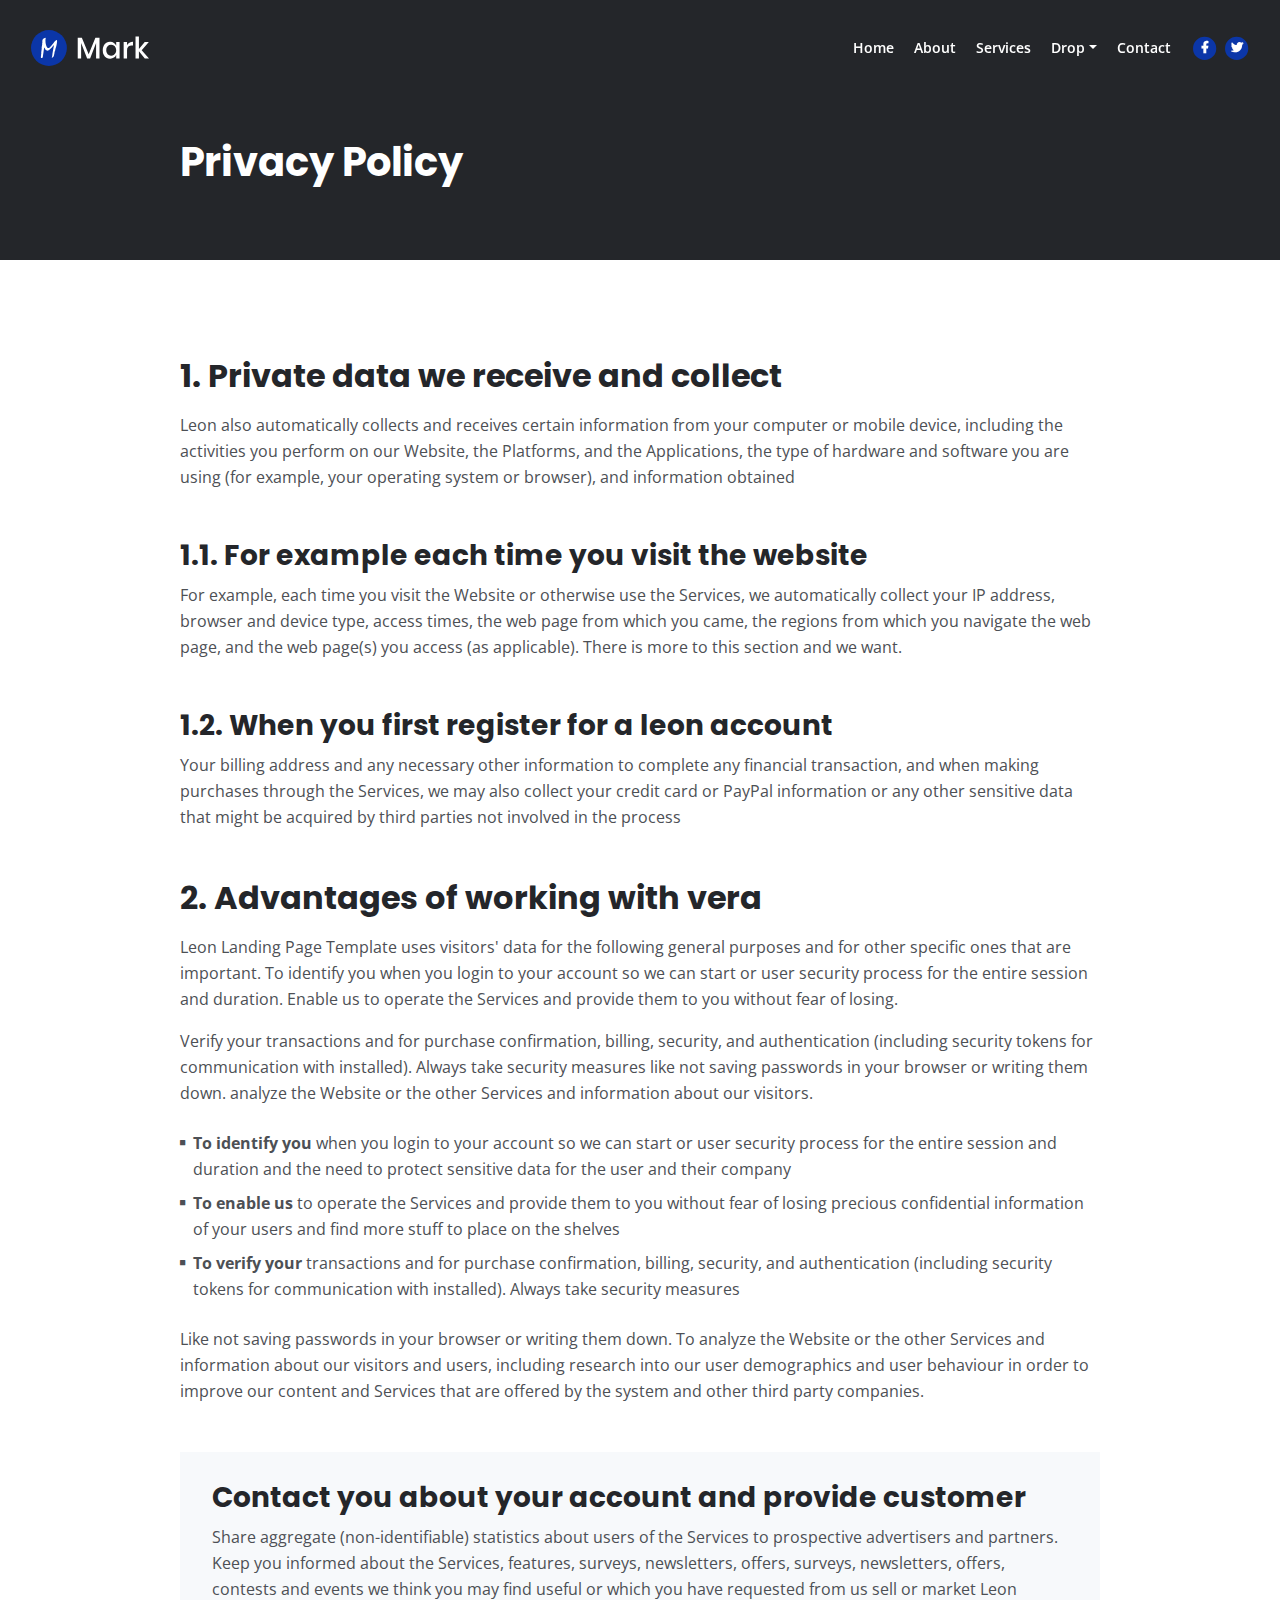
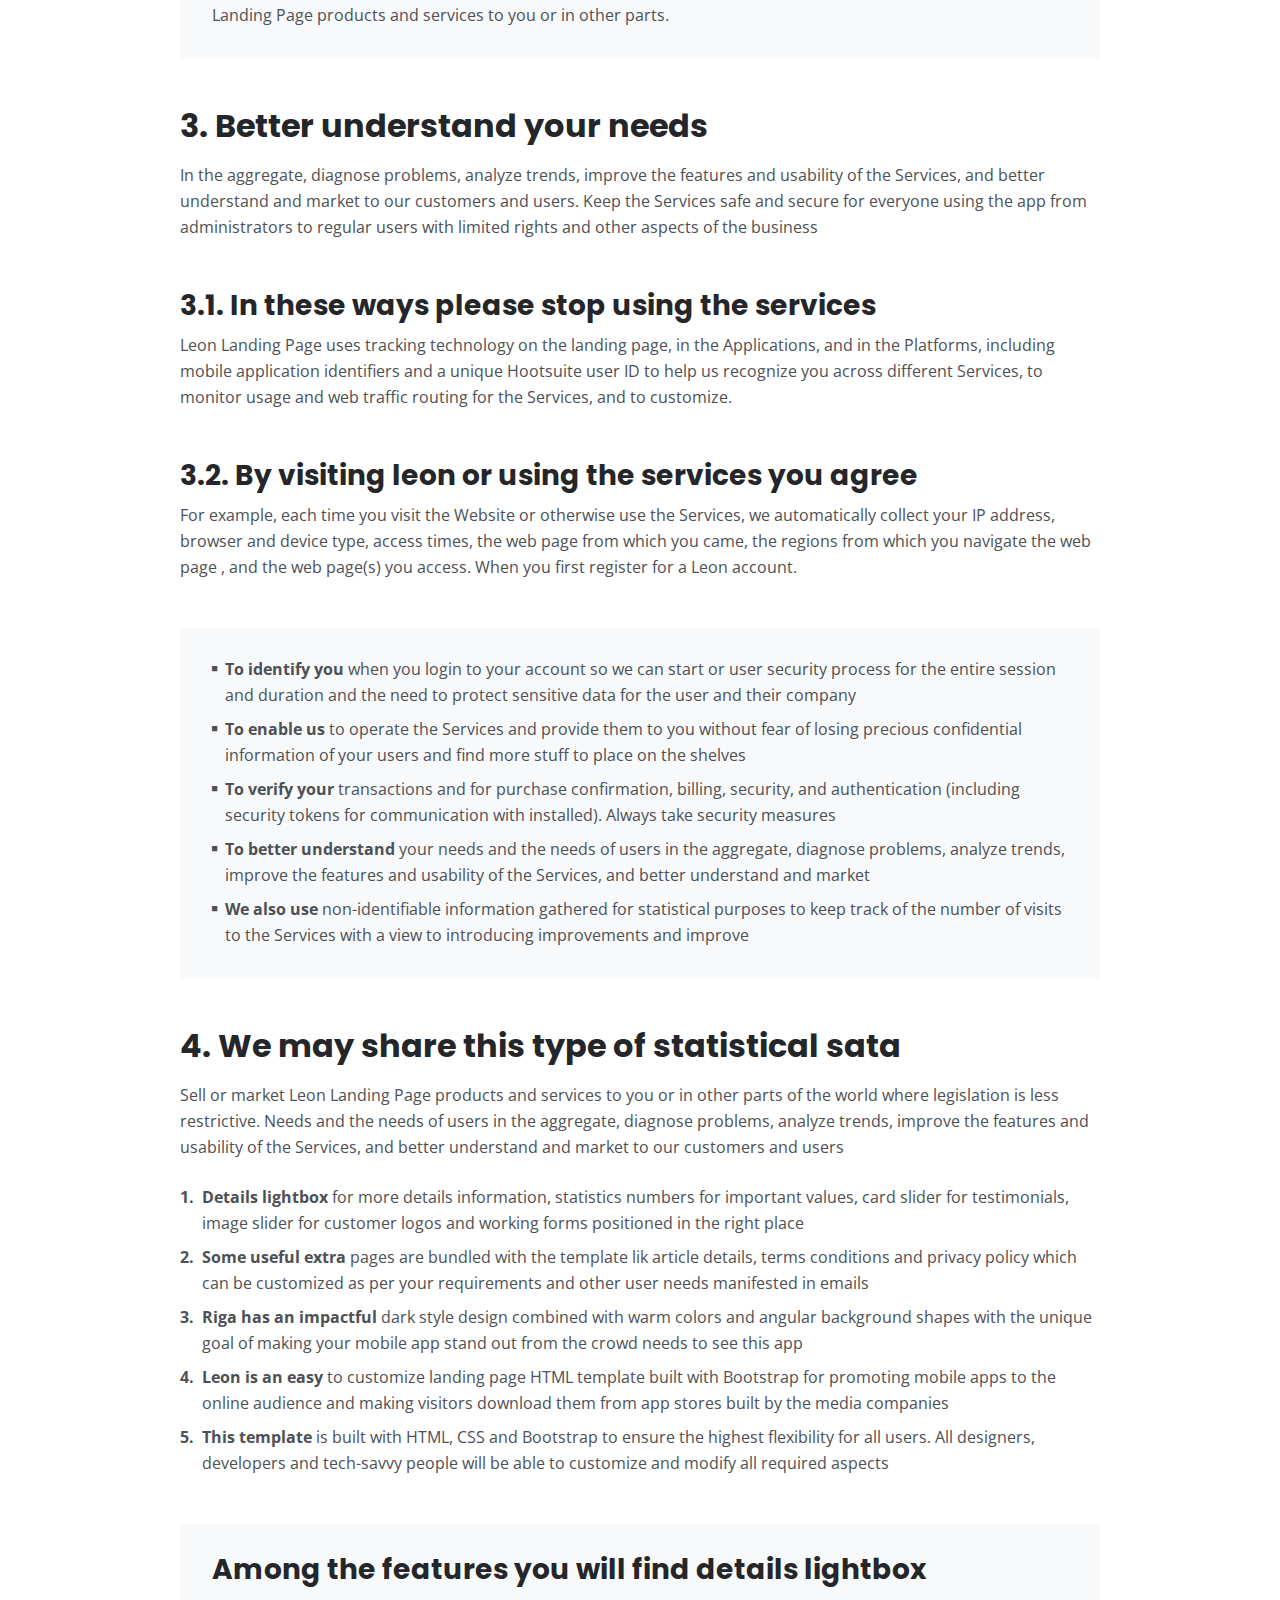
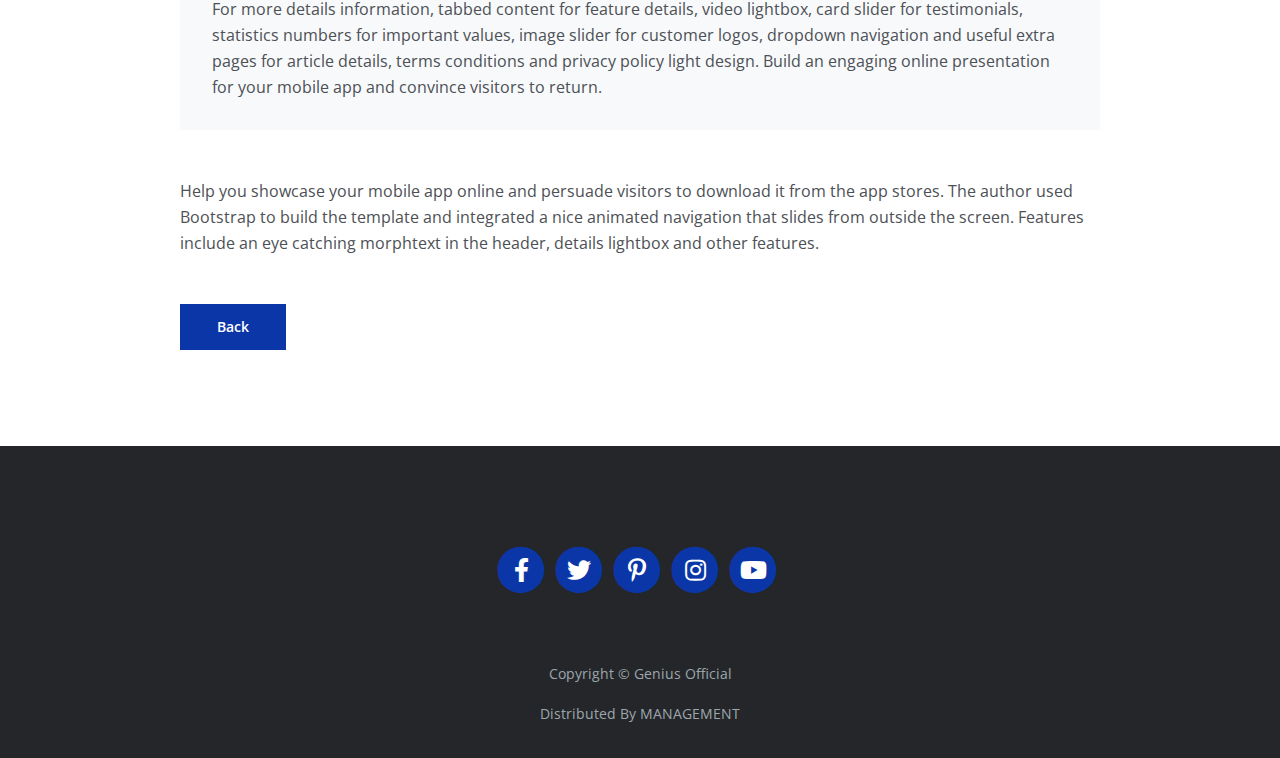
<file: privacy.html>
<!DOCTYPE html>
<html lang="en">
<head>
    <meta charset="utf-8">
    <meta name="viewport" content="width=device-width, initial-scale=1, shrink-to-fit=no">
    
    <!-- SEO Meta Tags -->
    <meta name="description" content="Your description">
    <meta name="author" content="Your name">

    <!-- OG Meta Tags to improve the way the post looks when you share the page on Facebook, Twitter, LinkedIn -->
	<meta property="og:site_name" content="" /> <!-- website name -->
	<meta property="og:site" content="" /> <!-- website link -->
	<meta property="og:title" content=""/> <!-- title shown in the actual shared post -->
	<meta property="og:description" content="" /> <!-- description shown in the actual shared post -->
	<meta property="og:image" content="" /> <!-- image link, make sure it's jpg -->
	<meta property="og:url" content="" /> <!-- where do you want your post to link to -->
	<meta name="twitter:card" content="summary_large_image"> <!-- to have large image post format in Twitter -->

    <!-- Webpage Title -->
    <title>Privacy Policy - Genius</title>
    
    <!-- Styles -->
    <link rel="preconnect" href="https://fonts.gstatic.com">
    <link href="https://fonts.googleapis.com/css2?family=Open+Sans:ital,wght@0,400;0,600;0,700;1,400&family=Poppins:wght@600&display=swap" rel="stylesheet">
    <link href="css/bootstrap.css" rel="stylesheet">
    <link href="css/fontawesome-all.css" rel="stylesheet">
	<link href="css/styles.css" rel="stylesheet">
	
	<!-- Favicon  -->
    <link rel="icon" href="images/favicon.png">
</head>
<body data-spy="scroll" data-target=".fixed-top">
    
    <!-- Navigation -->
    <nav class="navbar navbar-expand-lg fixed-top navbar-dark">
        <div class="container">
            
            <!-- Image Logo -->
            <a class="navbar-brand logo-image" href="index.html"><img src="images/logo.svg" alt="alternative"></a>  

            <!-- Text Logo - Use this if you don't have a graphic logo -->
            <!-- <a class="navbar-brand logo-text page-scroll" href="index.html">Mark</a> -->

            <button class="navbar-toggler p-0 border-0" type="button" data-toggle="offcanvas">
                <span class="navbar-toggler-icon"></span>
            </button>

            <div class="navbar-collapse offcanvas-collapse" id="navbarsExampleDefault">
                <ul class="navbar-nav ml-auto">
                    <li class="nav-item">
                        <a class="nav-link page-scroll" href="index.html#header">Home <span class="sr-only">(current)</span></a>
                    </li>
                    <li class="nav-item">
                        <a class="nav-link page-scroll" href="index.html#about">About</a>
                    </li>
                    <li class="nav-item">
                        <a class="nav-link page-scroll" href="index.html#services">Services</a>
                    </li>
                    <li class="nav-item dropdown">
                        <a class="nav-link dropdown-toggle" href="#" id="dropdown01" data-toggle="dropdown" aria-haspopup="true" aria-expanded="false">Drop</a>
                        <div class="dropdown-menu" aria-labelledby="dropdown01">
                            <a class="dropdown-item page-scroll" href="project.html">Project Details</a>
                            <div class="dropdown-divider"></div>
                            <a class="dropdown-item page-scroll" href="terms.html">Terms Conditions</a>
                            <div class="dropdown-divider"></div>
                            <a class="dropdown-item page-scroll" href="privacy.html">Privacy Policy</a>
                        </div>
                    </li>
                    <li class="nav-item">
                        <a class="nav-link page-scroll" href="index.html#contact">Contact</a>
                    </li>
                </ul>
                <span class="nav-item social-icons">
                    <span class="fa-stack">
                        <a href="#your-link">
                            <i class="fas fa-circle fa-stack-2x"></i>
                            <i class="fab fa-facebook-f fa-stack-1x"></i>
                        </a>
                    </span>
                    <span class="fa-stack">
                        <a href="#your-link">
                            <i class="fas fa-circle fa-stack-2x"></i>
                            <i class="fab fa-twitter fa-stack-1x"></i>
                        </a>
                    </span>
                </span>
            </div> <!-- end of navbar-collapse -->
        </div> <!-- end of container -->
    </nav> <!-- end of navbar -->
    <!-- end of navigation -->


    <!-- Header -->
    <header class="ex-header">
        <div class="container">
            <div class="row">
                <div class="col-xl-10 offset-xl-1">
                    <h1>Privacy Policy</h1>
                </div> <!-- end of col -->
            </div> <!-- end of row -->
        </div> <!-- end of container -->
    </header> <!-- end of ex-header -->
    <!-- end of header -->


    <!-- Basic -->
    <div class="ex-basic-1 pt-5 pb-5">
        <div class="container">
            <div class="row">
                <div class="col-xl-10 offset-xl-1">
                    <h2 class="mt-5 mb-3">1. Private data we receive and collect</h2>
                    <p class="mb-5">Leon also automatically collects and receives certain information from your computer or mobile device, including the activities you perform on our Website, the Platforms, and the Applications, the type of hardware and software you are using (for example, your operating system or browser), and information obtained</p>
                    <h3>1.1. For example each time you visit the website</h3>
                    <p class="mb-5">For example, each time you visit the Website or otherwise use the Services, we automatically collect your IP address, browser and device type, access times, the web page from which you came, the regions from which you navigate the web page, and the web page(s) you access (as applicable). There is more to this section and we want.</p>
                    <h3>1.2. When you first register for a leon account</h3>
                    <p class="mb-5">Your billing address and any necessary other information to complete any financial transaction, and when making purchases through the Services, we may also collect your credit card or PayPal information or any other sensitive data that might be acquired by third parties not involved in the process</p>
                    
                    <h2 class="mb-3">2. Advantages of working with vera</h2>
                    <p>Leon Landing Page Template uses visitors' data for the following general purposes and for other specific ones that are important. To identify you when you login to your account so we can start or user security process for the entire session and duration. Enable us to operate the Services and provide them to you without fear of losing.</p>
                    <p class="mb-4">Verify your transactions and for purchase confirmation, billing, security, and authentication (including security tokens for communication with installed). Always take security measures like not saving passwords in your browser or writing them down. analyze the Website or the other Services and information about our visitors.</p>
                    <ul class="list-unstyled li-space-lg mb-4">
                        <li class="media">
                            <i class="fas fa-square"></i>
                            <div class="media-body"><strong>To identify you</strong> when you login to your account so we can start or user security process for the entire session and duration and the need to protect sensitive data for the user and their company</div>
                        </li>
                        <li class="media">
                            <i class="fas fa-square"></i>
                            <div class="media-body"><strong>To enable us</strong> to operate the Services and provide them to you without fear of losing precious confidential information of your users and find more stuff to place on the shelves</div>
                        </li>
                        <li class="media">
                            <i class="fas fa-square"></i>
                            <div class="media-body"><strong>To verify your</strong> transactions and for purchase confirmation, billing, security, and authentication (including security tokens for communication with installed). Always take security measures</div>
                        </li>
                    </ul>
                    <p class="mb-5">Like not saving passwords in your browser or writing them down. To analyze the Website or the other Services and information about our visitors and users, including research into our user demographics and user behaviour in order to improve our content and Services that are offered by the system and other third party companies.</p>
                    <div class="text-box mb-5">
                        <h3>Contact you about your account and provide customer</h3>
                        <p>Share aggregate (non-identifiable) statistics about users of the Services to prospective advertisers and partners. Keep you informed about the Services, features, surveys, newsletters, offers, surveys, newsletters, offers, contests and events we think you may find useful or which you have requested from us sell or market Leon Landing Page products and services to you or in other parts.</p>
                    </div> <!-- end of text-box -->
                    
                    <h2 class="mb-3">3. Better understand your needs</h2>
                    <p class="mb-5"> In the aggregate, diagnose problems, analyze trends, improve the features and usability of the Services, and better understand and market to our customers and users. Keep the Services safe and secure for everyone using the app from administrators to regular users with limited rights and other aspects of the business</p>
                    <h3>3.1. In these ways please stop using the services</h3>
                    <p class="mb-5">Leon Landing Page uses tracking technology on the landing page, in the Applications, and in the Platforms, including mobile application identifiers and a unique Hootsuite user ID to help us recognize you across different Services, to monitor usage and web traffic routing for the Services, and to customize.</p>
                    <h3>3.2. By visiting leon or using the services you agree</h3>
                    <p class="mb-5">For example, each time you visit the Website or otherwise use the Services, we automatically collect your IP address, browser and device type, access times, the web page from which you came, the regions from which you navigate the web page , and the web page(s) you access. When you first register for a Leon account.</p>
                    <div class="text-box mb-5">
                        <ul class="list-unstyled li-space-lg">
                            <li class="media">
                                <i class="fas fa-square"></i>
                                <div class="media-body"><strong>To identify you</strong> when you login to your account so we can start or user security process for the entire session and duration and the need to protect sensitive data for the user and their company</div>
                            </li>
                            <li class="media">
                                <i class="fas fa-square"></i>
                                <div class="media-body"><strong>To enable us</strong> to operate the Services and provide them to you without fear of losing precious confidential information of your users and find more stuff to place on the shelves</div>
                            </li>
                            <li class="media">
                                <i class="fas fa-square"></i>
                                <div class="media-body"><strong>To verify your</strong> transactions and for purchase confirmation, billing, security, and authentication (including security tokens for communication with installed). Always take security measures</div>
                            </li>
                            <li class="media">
                                <i class="fas fa-square"></i>
                                <div class="media-body"><strong>To better understand</strong> your needs and the needs of users in the aggregate, diagnose problems, analyze trends, improve the features and usability of the Services, and better understand and market</div>
                            </li>
                            <li class="media">
                                <i class="fas fa-square"></i>
                                <div class="media-body"><strong>We also use</strong> non-identifiable information gathered for statistical purposes to keep track of the number of visits to the Services with a view to introducing improvements and improve</div>
                            </li>
                        </ul>
                    </div> <!-- end of text-box -->
                    
                    <h2 class="mb-3">4. We may share this type of statistical sata</h2>
                    <p class="mb-4">Sell or market Leon Landing Page products and services to you or in other parts of the world where legislation is less restrictive. Needs and the needs of users in the aggregate, diagnose problems, analyze trends, improve the features and usability of the Services, and better understand and market to our customers and users</p>
                    <ul class="list-unstyled li-space-lg mb-5">
                        <li class="media">
                            <strong>1.</strong>
                            <div class="media-body"><strong>Details lightbox</strong> for more details information, statistics numbers for important values, card slider for testimonials, image slider for customer logos and working forms positioned in the right place</div>
                        </li>
                        <li class="media">
                            <strong>2.</strong>
                            <div class="media-body"><strong>Some useful extra</strong> pages are bundled with the template lik article details, terms conditions and privacy policy which can be customized as per your requirements and other user needs manifested in emails</div>
                        </li>
                        <li class="media">
                            <strong>3.</strong>
                            <div class="media-body"><strong>Riga has an impactful</strong> dark style design combined with warm colors and angular background shapes with the unique goal of making your mobile app stand out from the crowd needs to see this app</div>
                        </li>
                        <li class="media">
                            <strong>4.</strong>
                            <div class="media-body"><strong>Leon is an easy</strong> to customize landing page HTML template built with Bootstrap for promoting mobile apps to the online audience and making visitors download them from app stores built by the media companies</div>
                        </li>
                        <li class="media">
                            <strong>5.</strong>
                            <div class="media-body"><strong>This template</strong> is built with HTML, CSS and Bootstrap to ensure the highest flexibility for all users. All designers, developers and tech-savvy people will be able to customize and modify all required aspects</div>
                        </li>
                    </ul>
                    
                    <div class="text-box mb-5">
                        <h3>Among the features you will find details lightbox</h3>
                        <p>For more details information, tabbed content for feature details, video lightbox, card slider for testimonials, statistics numbers for important values, image slider for customer logos, dropdown navigation and useful extra pages for article details, terms conditions and privacy policy light design. Build an engaging online presentation for your mobile app and convince visitors to return.</p>
                    </div> <!-- end of text-box -->
                    <p class="mb-5">Help you showcase your mobile app online and persuade visitors to download it from the app stores. The author used Bootstrap to build the template and integrated a nice animated navigation that slides from outside the screen. Features include an eye catching morphtext in the header, details lightbox and other features.</p>
                    
                    <a class="btn-solid-reg mb-5" href="index.html">Back</a>
                </div> <!-- end of col -->
            </div> <!-- end of row -->
        </div> <!-- end of container -->
    </div> <!-- end of ex-basic-1 -->
    <!-- end of basic -->


    <!-- Footer -->
    <div class="footer bg-gray">
        <div class="container">
            <div class="row">
                <div class="col-lg-12">
                    <div class="social-container">
                        <span class="fa-stack">
                            <a href="#your-link">
                                <i class="fas fa-circle fa-stack-2x"></i>
                                <i class="fab fa-facebook-f fa-stack-1x"></i>
                            </a>
                        </span>
                        <span class="fa-stack">
                            <a href="#your-link">
                                <i class="fas fa-circle fa-stack-2x"></i>
                                <i class="fab fa-twitter fa-stack-1x"></i>
                            </a>
                        </span>
                        <span class="fa-stack">
                            <a href="#your-link">
                                <i class="fas fa-circle fa-stack-2x"></i>
                                <i class="fab fa-pinterest-p fa-stack-1x"></i>
                            </a>
                        </span>
                        <span class="fa-stack">
                            <a href="#your-link">
                                <i class="fas fa-circle fa-stack-2x"></i>
                                <i class="fab fa-instagram fa-stack-1x"></i>
                            </a>
                        </span>
                        <span class="fa-stack">
                            <a href="#your-link">
                                <i class="fas fa-circle fa-stack-2x"></i>
                                <i class="fab fa-youtube fa-stack-1x"></i>
                            </a>
                        </span>
                    </div> <!-- end of social-container -->
                </div> <!-- end of col -->
            </div> <!-- end of row -->
        </div> <!-- end of container -->
    </div> <!-- end of footer -->  
    <!-- end of footer -->


    <!-- Copyright -->
    <div class="copyright bg-gray">
        <div class="container">
            <div class="row">
                <div class="col-lg-12">
                    <p class="p-small">Copyright © <a class="no-line" href="#your-link">Genius Official</a></p>
                </div> <!-- end of col -->
            </div> <!-- enf of row -->
        </div> <!-- end of container -->

        <div class="container">
            <div class="row">
                <div class="col-lg-12">
                    <p class="p-small">Distributed By <a class="no-line" href="https://themewagon.com/">MANAGEMENT</a></p>
                </div> <!-- end of col -->
            </div> <!-- enf of row -->
        </div> <!-- end of container -->
    </div> <!-- end of copyright --> 
    <!-- end of copyright -->
    
    	
    <!-- Scripts -->
    <script src="js/jquery.min.js"></script> <!-- jQuery for Bootstrap's JavaScript plugins -->
    <script src="js/bootstrap.min.js"></script> <!-- Bootstrap framework -->
    <script src="js/jquery.easing.min.js"></script> <!-- jQuery Easing for smooth scrolling between anchors -->
    <script src="js/scripts.js"></script> <!-- Custom scripts -->
</body>
</html>
</file>
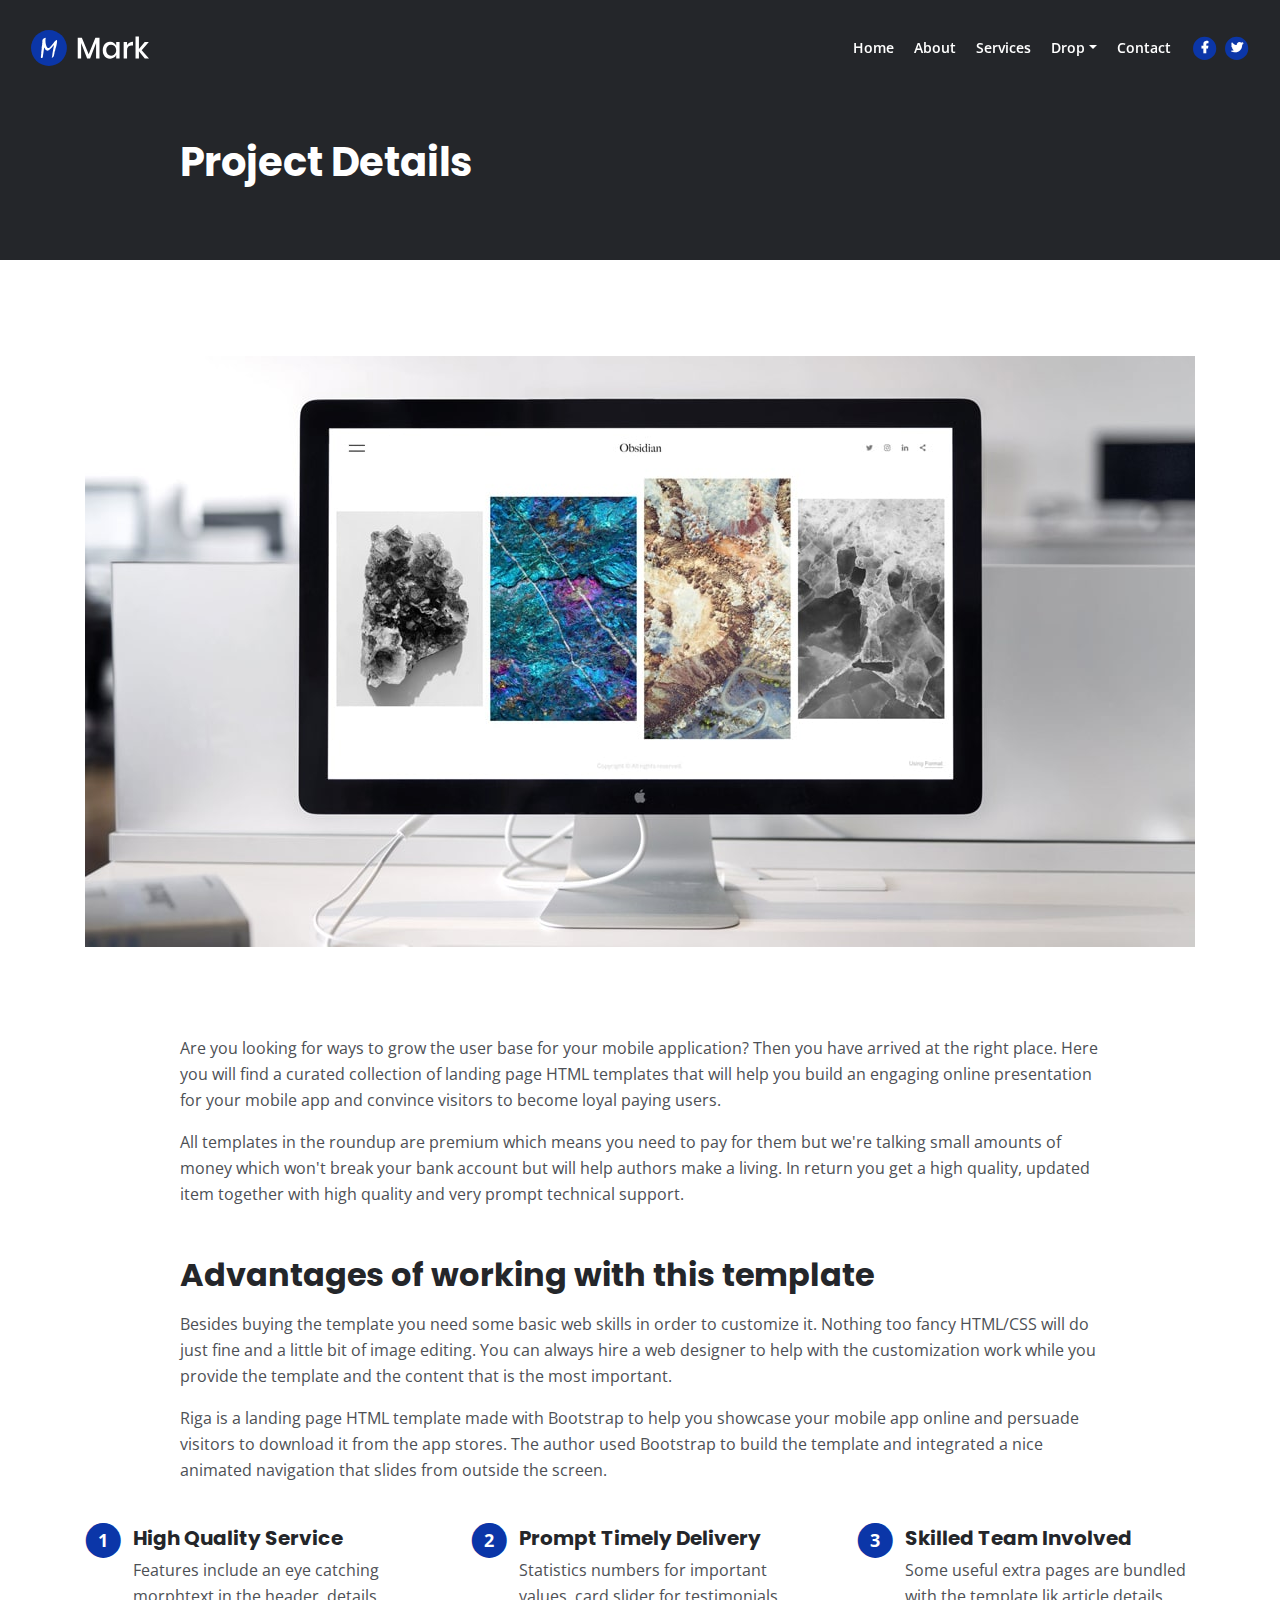
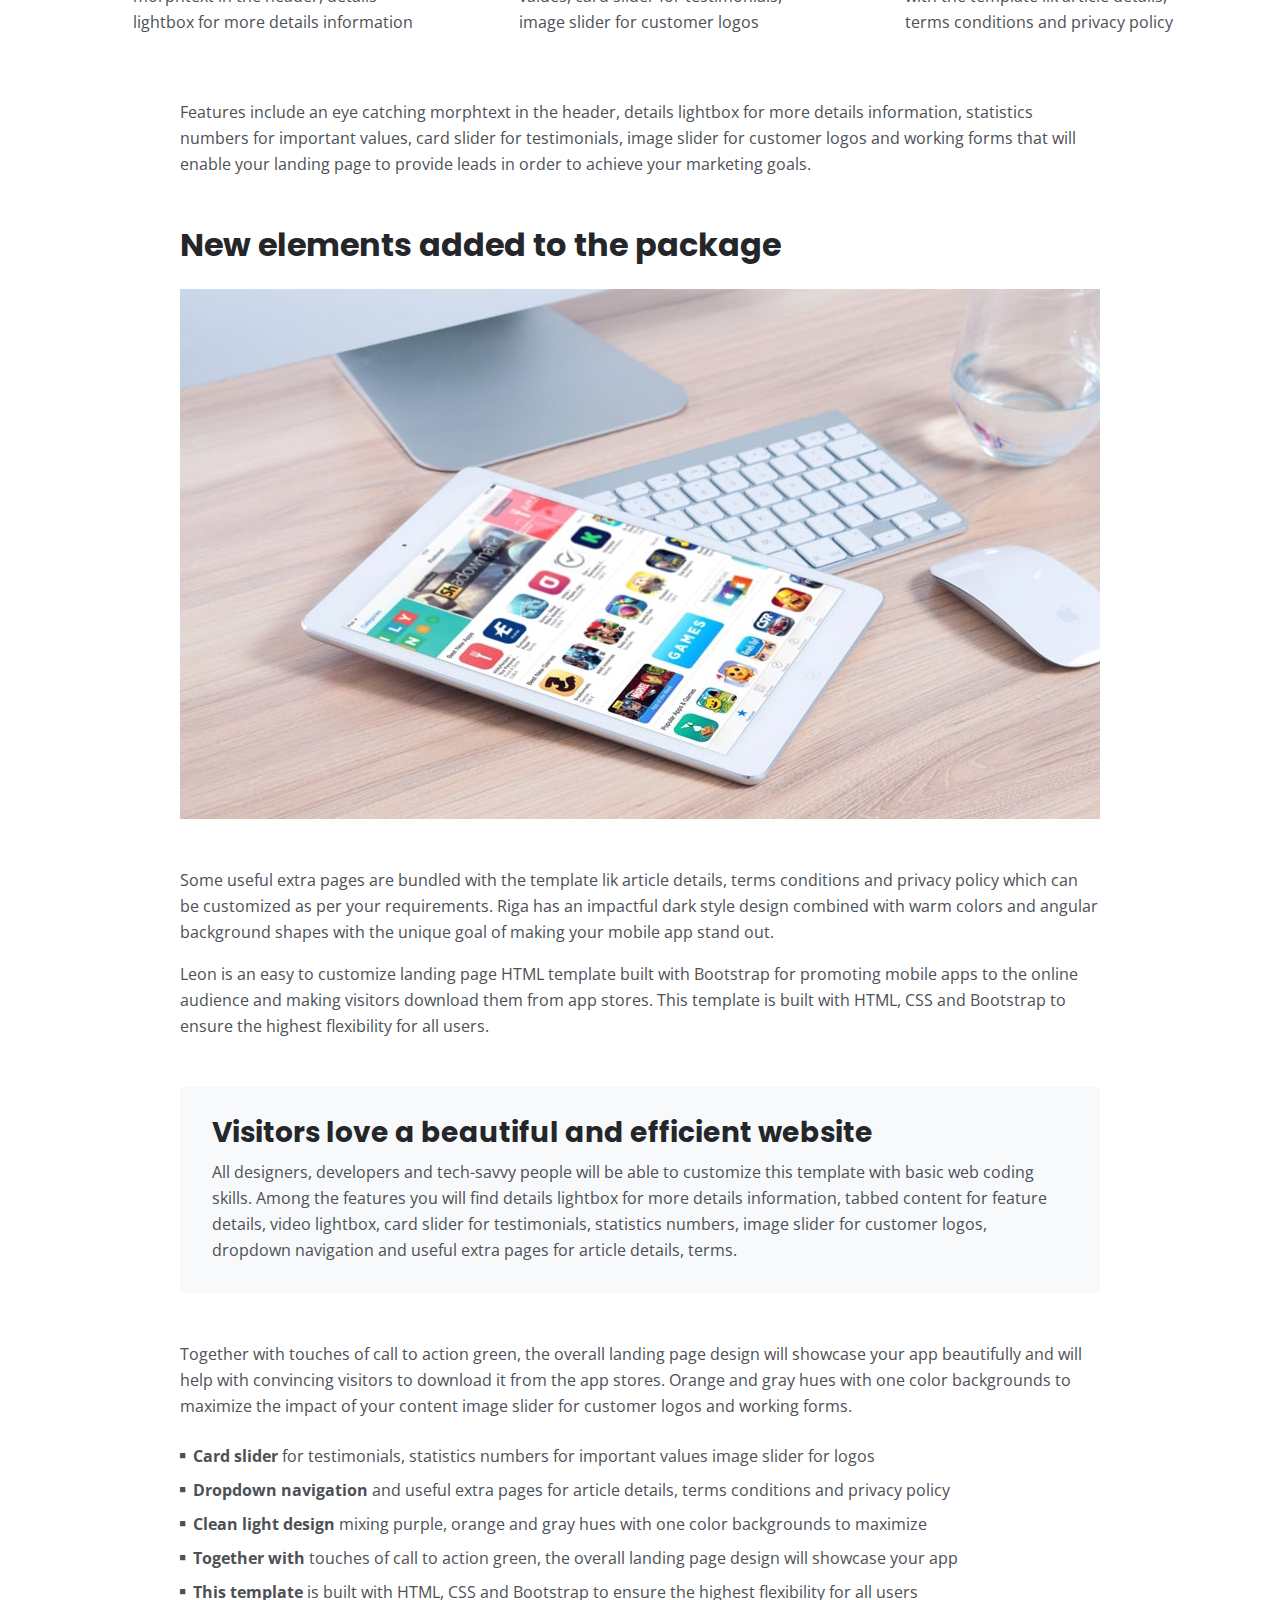
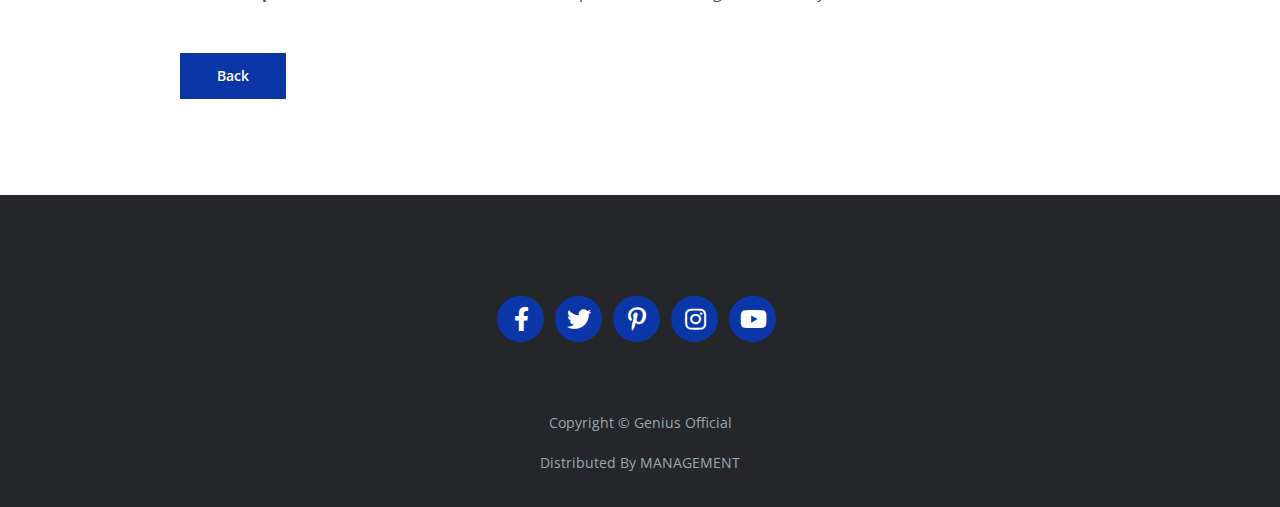
<file: project.html>
<!DOCTYPE html>
<html lang="en">
<head>
    <meta charset="utf-8">
    <meta name="viewport" content="width=device-width, initial-scale=1, shrink-to-fit=no">
    
    <!-- SEO Meta Tags -->
    <meta name="description" content="Your description">
    <meta name="author" content="Your name">

    <!-- OG Meta Tags to improve the way the post looks when you share the page on Facebook, Twitter, LinkedIn -->
	<meta property="og:site_name" content="" /> <!-- website name -->
	<meta property="og:site" content="" /> <!-- website link -->
	<meta property="og:title" content=""/> <!-- title shown in the actual shared post -->
	<meta property="og:description" content="" /> <!-- description shown in the actual shared post -->
	<meta property="og:image" content="" /> <!-- image link, make sure it's jpg -->
	<meta property="og:url" content="" /> <!-- where do you want your post to link to -->
	<meta name="twitter:card" content="summary_large_image"> <!-- to have large image post format in Twitter -->

    <!-- Webpage Title -->
    <title>Project Details - Genius</title>
    
    <!-- Styles -->
    <link rel="preconnect" href="https://fonts.gstatic.com">
    <link href="https://fonts.googleapis.com/css2?family=Open+Sans:ital,wght@0,400;0,600;0,700;1,400&family=Poppins:wght@600&display=swap" rel="stylesheet">
    <link href="css/bootstrap.css" rel="stylesheet">
    <link href="css/fontawesome-all.css" rel="stylesheet">
	<link href="css/styles.css" rel="stylesheet">
	
	<!-- Favicon  -->
    <link rel="icon" href="images/favicon.png">
</head>
<body data-spy="scroll" data-target=".fixed-top">
    
    <!-- Navigation -->
    <nav class="navbar navbar-expand-lg fixed-top navbar-dark">
        <div class="container">
            
            <!-- Image Logo -->
            <a class="navbar-brand logo-image" href="index.html"><img src="images/logo.svg" alt="alternative"></a>  

            <!-- Text Logo - Use this if you don't have a graphic logo -->
            <!-- <a class="navbar-brand logo-text page-scroll" href="index.html">Mark</a> -->

            <button class="navbar-toggler p-0 border-0" type="button" data-toggle="offcanvas">
                <span class="navbar-toggler-icon"></span>
            </button>

            <div class="navbar-collapse offcanvas-collapse" id="navbarsExampleDefault">
                <ul class="navbar-nav ml-auto">
                    <li class="nav-item">
                        <a class="nav-link page-scroll" href="index.html#header">Home <span class="sr-only">(current)</span></a>
                    </li>
                    <li class="nav-item">
                        <a class="nav-link page-scroll" href="index.html#about">About</a>
                    </li>
                    <li class="nav-item">
                        <a class="nav-link page-scroll" href="index.html#services">Services</a>
                    </li>
                    <li class="nav-item dropdown">
                        <a class="nav-link dropdown-toggle" href="#" id="dropdown01" data-toggle="dropdown" aria-haspopup="true" aria-expanded="false">Drop</a>
                        <div class="dropdown-menu" aria-labelledby="dropdown01">
                            <a class="dropdown-item page-scroll" href="project.html">Project Details</a>
                            <div class="dropdown-divider"></div>
                            <a class="dropdown-item page-scroll" href="terms.html">Terms Conditions</a>
                            <div class="dropdown-divider"></div>
                            <a class="dropdown-item page-scroll" href="privacy.html">Privacy Policy</a>
                        </div>
                    </li>
                    <li class="nav-item">
                        <a class="nav-link page-scroll" href="index.html#contact">Contact</a>
                    </li>
                </ul>
                <span class="nav-item social-icons">
                    <span class="fa-stack">
                        <a href="#your-link">
                            <i class="fas fa-circle fa-stack-2x"></i>
                            <i class="fab fa-facebook-f fa-stack-1x"></i>
                        </a>
                    </span>
                    <span class="fa-stack">
                        <a href="#your-link">
                            <i class="fas fa-circle fa-stack-2x"></i>
                            <i class="fab fa-twitter fa-stack-1x"></i>
                        </a>
                    </span>
                </span>
            </div> <!-- end of navbar-collapse -->
        </div> <!-- end of container -->
    </nav> <!-- end of navbar -->
    <!-- end of navigation -->


    <!-- Header -->
    <header class="ex-header">
        <div class="container">
            <div class="row">
                <div class="col-xl-10 offset-xl-1">
                    <h1>Project Details</h1>
                </div> <!-- end of col -->
            </div> <!-- end of row -->
        </div> <!-- end of container -->
    </header> <!-- end of ex-header -->
    <!-- end of header -->


    <!-- Basic -->
    <div class="ex-basic-1 pt-5 pb-5">
        <div class="container">
            <div class="row">
                <div class="col-lg-12">
                    <img class="img-fluid mt-5 mb-3" src="images/project-details-large.jpg" alt="alternative">
                </div> <!-- end of col -->
            </div> <!-- end of row -->
        </div> <!-- end of container -->
    </div> <!-- end of ex-basic-1 -->
    <!-- end of basic -->


    <!-- Basic -->
    <div class="ex-basic-1 pt-4">
        <div class="container">
            <div class="row">
                <div class="col-xl-10 offset-xl-1">
                    <p>Are you looking for ways to grow the user base for your mobile application? Then you have arrived at the right place. Here you will find a curated collection of landing page HTML templates that will help you build an engaging online presentation for your mobile app and convince visitors to become loyal paying users.</p>
                    <p class="mb-5">All templates in the roundup are premium which means you need to pay for them but we're talking small amounts of money which won't break your bank account but will help authors make a living. In return you get a high quality, updated item together with high quality and very prompt technical support.</p>

                    <h2 class="mb-3">Advantages of working with this template</h2>
                    <p>Besides buying the template you need some basic web skills in order to customize it. Nothing too fancy HTML/CSS will do just fine and a little bit of image editing. You can always hire a web designer to help with the customization work while you provide the template and the content that is the most important.</p>
                    <p class="mb-4">Riga is a landing page HTML template made with Bootstrap to help you showcase your mobile app online and persuade visitors to download it from the app stores. The author used Bootstrap to build the template and integrated a nice animated navigation that slides from outside the screen.</p>
                </div> <!-- end of col -->
            </div> <!-- end of row -->
        </div> <!-- end of container -->
    </div> <!-- end of ex-basic-1 -->
    <!-- end of basic -->


    <!-- Cards -->
    <div class="ex-cards-1 pt-3 pb-3">
        <div class="container">
            <div class="row">
                <div class="col-lg-12">
                    
                    <!-- Card -->
                    <div class="card">
                        <ul class="list-unstyled">
                            <li class="media">
                                <span class="fa-stack">
                                    <span class="fas fa-circle fa-stack-2x"></span>
                                    <span class="fa-stack-1x">1</span>
                                </span>
                                <div class="media-body">
                                    <h5>High Quality Service</h5>
                                    <p>Features include an eye catching morphtext in the header, details lightbox for more details information</p>
                                </div>
                            </li>
                        </ul>
                    </div> <!-- end of card -->
                    <!-- end of card -->

                    <!-- Card -->
                    <div class="card">
                        <ul class="list-unstyled">
                            <li class="media">
                                <span class="fa-stack">
                                    <span class="fas fa-circle fa-stack-2x"></span>
                                    <span class="fa-stack-1x">2</span>
                                </span>
                                <div class="media-body">
                                    <h5>Prompt Timely Delivery</h5>
                                    <p>Statistics numbers for important values, card slider for testimonials, image slider for customer logos</p>
                                </div>
                            </li>
                        </ul>
                    </div> <!-- end of card -->
                    <!-- end of card -->

                    <!-- Card -->
                    <div class="card">
                        <ul class="list-unstyled">
                            <li class="media">
                                <span class="fa-stack">
                                    <span class="fas fa-circle fa-stack-2x"></span>
                                    <span class="fa-stack-1x">3</span>
                                </span>
                                <div class="media-body">
                                    <h5>Skilled Team Involved</h5>
                                    <p>Some useful extra pages are bundled with the template lik article details, terms conditions and privacy policy</p>
                                </div>
                            </li>
                        </ul>
                    </div> <!-- end of card -->
                    <!-- end of card -->

                </div> <!-- end of col -->   
            </div> <!-- end of row -->   
        </div> <!-- end of container -->   
    </div> <!-- end of ex-cards-1 -->
    <!-- end of cards -->


    <!-- Basic -->
    <div class="ex-basic-1 pt-3 pb-5">
        <div class="container">
            <div class="row">
                <div class="col-xl-10 offset-xl-1">
                    <p class="mb-5">Features include an eye catching morphtext in the header, details lightbox for more details information, statistics numbers for important values, card slider for testimonials, image slider for customer logos and working forms that will enable your landing page to provide leads in order to achieve your marketing goals.</p>
                    
                    <h2 class="mb-4">New elements added to the package</h2>
                    <img class="img-fluid mb-5" src="images/project-details-small.jpg" alt="alternative">
                    <p>Some useful extra pages are bundled with the template lik article details, terms conditions and privacy policy which can be customized as per your requirements. Riga has an impactful dark style design combined with warm colors and angular background shapes with the unique goal of making your mobile app stand out.</p>
                    <p class="mb-5">Leon is an easy to customize landing page HTML template built with Bootstrap for promoting mobile apps to the online audience and making visitors download them from app stores. This template is built with HTML, CSS and Bootstrap to ensure the highest flexibility for all users.</p>
                    <div class="text-box mb-5">
                        <h3>Visitors love a beautiful and efficient website</h3>
                        <p>All designers, developers and tech-savvy people will be able to customize this template with basic web coding skills. Among the features you will find details lightbox for more details information, tabbed content for feature details, video lightbox, card slider for testimonials, statistics numbers, image slider for customer logos, dropdown navigation and useful extra pages for article details, terms.</p>
                    </div> <!-- end of text-box -->
                    <p class="mb-4">Together with touches of call to action green, the overall landing page design will showcase your app beautifully and will help with convincing visitors to download it from the app stores. Orange and gray hues with one color backgrounds to maximize the impact of your content image slider for customer logos and working forms.</p>
                    <ul class="list-unstyled li-space-lg mb-5">
                        <li class="media">
                            <i class="fas fa-square"></i>
                            <div class="media-body"><strong>Card slider</strong> for testimonials, statistics numbers for important values image slider for logos</div>
                        </li>
                        <li class="media">
                            <i class="fas fa-square"></i>
                            <div class="media-body"><strong>Dropdown navigation</strong> and useful extra pages for article details, terms conditions and privacy policy</div>
                        </li>
                        <li class="media">
                            <i class="fas fa-square"></i>
                            <div class="media-body"><strong>Clean light design</strong> mixing purple, orange and gray hues with one color backgrounds to maximize</div>
                        </li>
                        <li class="media">
                            <i class="fas fa-square"></i>
                            <div class="media-body"><strong>Together with</strong> touches of call to action green, the overall landing page design will showcase your app</div>
                        </li>
                        <li class="media">
                            <i class="fas fa-square"></i>
                            <div class="media-body"><strong>This template</strong> is built with HTML, CSS and Bootstrap to ensure the highest flexibility for all users</div>
                        </li>
                    </ul>

                    <a class="btn-solid-reg mb-5" href="index.html">Back</a>
                </div> <!-- end of col -->
            </div> <!-- end of row -->
        </div> <!-- end of container -->
    </div> <!-- end of ex-basic-1 -->
    <!-- end of basic -->


    <!-- Footer -->
    <div class="footer bg-gray">
        <div class="container">
            <div class="row">
                <div class="col-lg-12">
                    <div class="social-container">
                        <span class="fa-stack">
                            <a href="#your-link">
                                <i class="fas fa-circle fa-stack-2x"></i>
                                <i class="fab fa-facebook-f fa-stack-1x"></i>
                            </a>
                        </span>
                        <span class="fa-stack">
                            <a href="#your-link">
                                <i class="fas fa-circle fa-stack-2x"></i>
                                <i class="fab fa-twitter fa-stack-1x"></i>
                            </a>
                        </span>
                        <span class="fa-stack">
                            <a href="#your-link">
                                <i class="fas fa-circle fa-stack-2x"></i>
                                <i class="fab fa-pinterest-p fa-stack-1x"></i>
                            </a>
                        </span>
                        <span class="fa-stack">
                            <a href="#your-link">
                                <i class="fas fa-circle fa-stack-2x"></i>
                                <i class="fab fa-instagram fa-stack-1x"></i>
                            </a>
                        </span>
                        <span class="fa-stack">
                            <a href="#your-link">
                                <i class="fas fa-circle fa-stack-2x"></i>
                                <i class="fab fa-youtube fa-stack-1x"></i>
                            </a>
                        </span>
                    </div> <!-- end of social-container -->
                </div> <!-- end of col -->
            </div> <!-- end of row -->
        </div> <!-- end of container -->
    </div> <!-- end of footer -->  
    <!-- end of footer -->


    <!-- Copyright -->
    <div class="copyright bg-gray">
        <div class="container">
            <div class="row">
                <div class="col-lg-12">
                    <p class="p-small">Copyright © <a class="no-line" href="#your-link">Genius Official</a></p>
                </div> <!-- end of col -->
            </div> <!-- enf of row -->
        </div> <!-- end of container -->


        <div class="container">
            <div class="row">
                <div class="col-lg-12">
                    <p class="p-small">Distributed By <a class="no-line" href="https://themewagon.com/">MANAGEMENT</a></p>
                </div> <!-- end of col -->
            </div> <!-- enf of row -->
        </div> <!-- end of container -->
    </div> <!-- end of copyright --> 
    <!-- end of copyright -->
    
    	
    <!-- Scripts -->
    <script src="js/jquery.min.js"></script> <!-- jQuery for Bootstrap's JavaScript plugins -->
    <script src="js/bootstrap.min.js"></script> <!-- Bootstrap framework -->
    <script src="js/jquery.easing.min.js"></script> <!-- jQuery Easing for smooth scrolling between anchors -->
    <script src="js/scripts.js"></script> <!-- Custom scripts -->
</body>
</html>
</file>
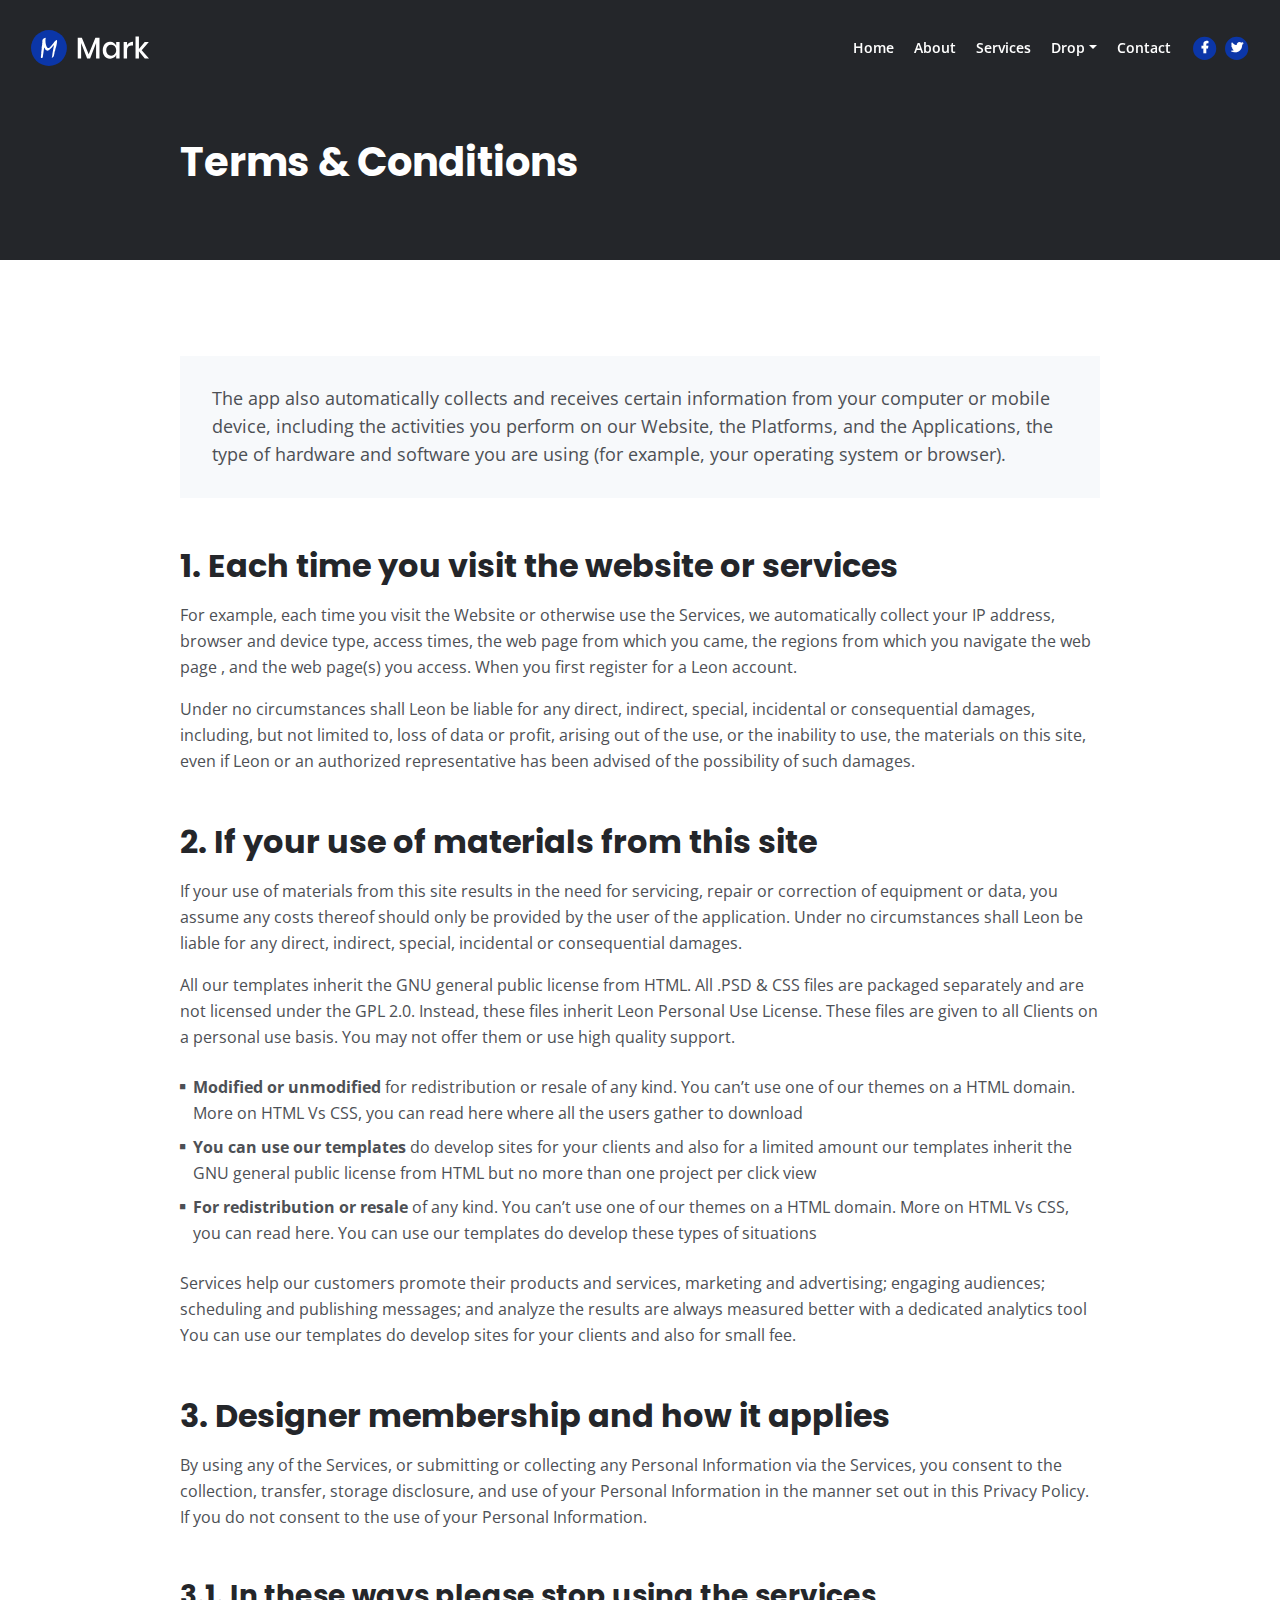
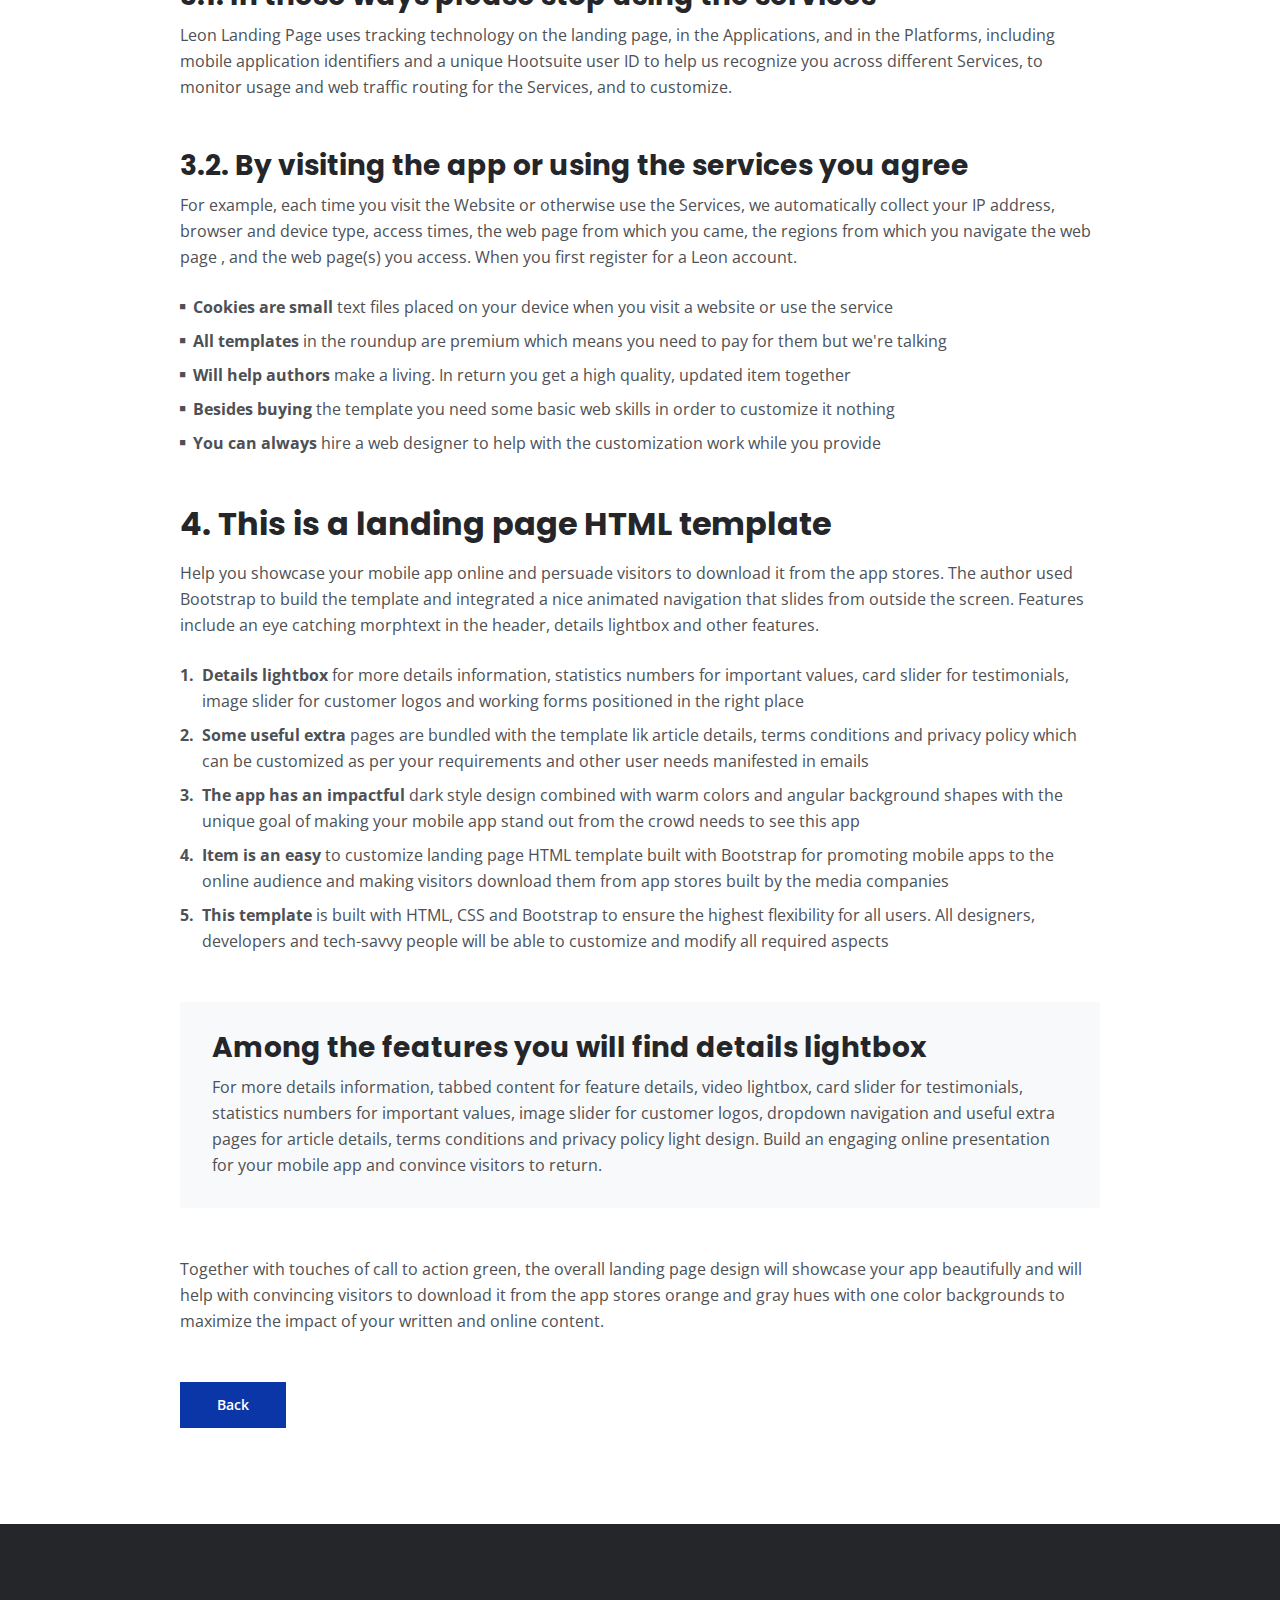
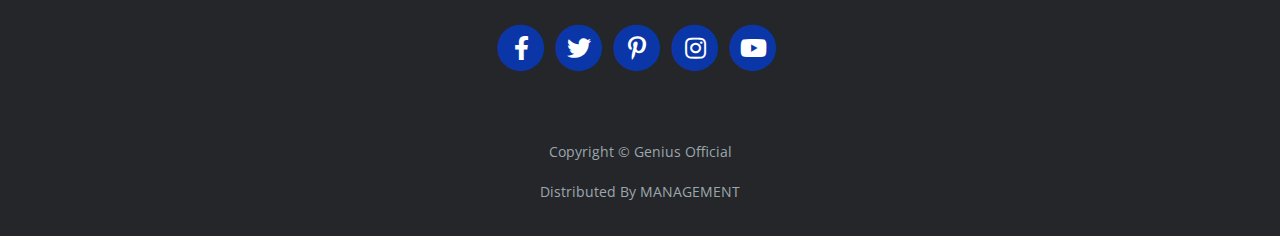
<file: terms.html>
<!DOCTYPE html>
<html lang="en">
<head>
    <meta charset="utf-8">
    <meta name="viewport" content="width=device-width, initial-scale=1, shrink-to-fit=no">
    
    <!-- SEO Meta Tags -->
    <meta name="description" content="Your description">
    <meta name="author" content="Your name">

    <!-- OG Meta Tags to improve the way the post looks when you share the page on Facebook, Twitter, LinkedIn -->
	<meta property="og:site_name" content="" /> <!-- website name -->
	<meta property="og:site" content="" /> <!-- website link -->
	<meta property="og:title" content=""/> <!-- title shown in the actual shared post -->
	<meta property="og:description" content="" /> <!-- description shown in the actual shared post -->
	<meta property="og:image" content="" /> <!-- image link, make sure it's jpg -->
	<meta property="og:url" content="" /> <!-- where do you want your post to link to -->
	<meta name="twitter:card" content="summary_large_image"> <!-- to have large image post format in Twitter -->

    <!-- Webpage Title -->
    <title>Terms & Conditions - Genius</title>
    
    <!-- Styles -->
    <link rel="preconnect" href="https://fonts.gstatic.com">
    <link href="https://fonts.googleapis.com/css2?family=Open+Sans:ital,wght@0,400;0,600;0,700;1,400&family=Poppins:wght@600&display=swap" rel="stylesheet">
    <link href="css/bootstrap.css" rel="stylesheet">
    <link href="css/fontawesome-all.css" rel="stylesheet">
	<link href="css/styles.css" rel="stylesheet">
	
	<!-- Favicon  -->
    <link rel="icon" href="images/favicon.png">
</head>
<body data-spy="scroll" data-target=".fixed-top">
    
    <!-- Navigation -->
    <nav class="navbar navbar-expand-lg fixed-top navbar-dark">
        <div class="container">
            
            <!-- Image Logo -->
            <a class="navbar-brand logo-image" href="index.html"><img src="images/logo.svg" alt="alternative"></a>  

            <!-- Text Logo - Use this if you don't have a graphic logo -->
            <!-- <a class="navbar-brand logo-text page-scroll" href="index.html">Mark</a> -->

            <button class="navbar-toggler p-0 border-0" type="button" data-toggle="offcanvas">
                <span class="navbar-toggler-icon"></span>
            </button>

            <div class="navbar-collapse offcanvas-collapse" id="navbarsExampleDefault">
                <ul class="navbar-nav ml-auto">
                    <li class="nav-item">
                        <a class="nav-link page-scroll" href="index.html#header">Home <span class="sr-only">(current)</span></a>
                    </li>
                    <li class="nav-item">
                        <a class="nav-link page-scroll" href="index.html#about">About</a>
                    </li>
                    <li class="nav-item">
                        <a class="nav-link page-scroll" href="index.html#services">Services</a>
                    </li>
                    <li class="nav-item dropdown">
                        <a class="nav-link dropdown-toggle" href="#" id="dropdown01" data-toggle="dropdown" aria-haspopup="true" aria-expanded="false">Drop</a>
                        <div class="dropdown-menu" aria-labelledby="dropdown01">
                            <a class="dropdown-item page-scroll" href="project.html">Project Details</a>
                            <div class="dropdown-divider"></div>
                            <a class="dropdown-item page-scroll" href="terms.html">Terms Conditions</a>
                            <div class="dropdown-divider"></div>
                            <a class="dropdown-item page-scroll" href="privacy.html">Privacy Policy</a>
                        </div>
                    </li>
                    <li class="nav-item">
                        <a class="nav-link page-scroll" href="index.html#contact">Contact</a>
                    </li>
                </ul>
                <span class="nav-item social-icons">
                    <span class="fa-stack">
                        <a href="#your-link">
                            <i class="fas fa-circle fa-stack-2x"></i>
                            <i class="fab fa-facebook-f fa-stack-1x"></i>
                        </a>
                    </span>
                    <span class="fa-stack">
                        <a href="#your-link">
                            <i class="fas fa-circle fa-stack-2x"></i>
                            <i class="fab fa-twitter fa-stack-1x"></i>
                        </a>
                    </span>
                </span>
            </div> <!-- end of navbar-collapse -->
        </div> <!-- end of container -->
    </nav> <!-- end of navbar -->
    <!-- end of navigation -->


    <!-- Header -->
    <header class="ex-header">
        <div class="container">
            <div class="row">
                <div class="col-xl-10 offset-xl-1">
                    <h1>Terms & Conditions</h1>
                </div> <!-- end of col -->
            </div> <!-- end of row -->
        </div> <!-- end of container -->
    </header> <!-- end of ex-header -->
    <!-- end of header -->


    <!-- Basic -->
    <div class="ex-basic-1 pt-5 pb-5">
        <div class="container">
            <div class="row">
                <div class="col-xl-10 offset-xl-1">
                    <div class="text-box mt-5 mb-5">
                        <p class="p-large">The app also automatically collects and receives certain information from your computer or mobile device, including the activities you perform on our Website, the Platforms, and the Applications, the type of hardware and software you are using (for example, your operating system or browser).</p>
                    </div> <!-- end of text-box -->

                    <h2 class="mb-3">1. Each time you visit the website or services</h2>
                    <p>For example, each time you visit the Website or otherwise use the Services, we automatically collect your IP address, browser and device type, access times, the web page from which you came, the regions from which you navigate the web page , and the web page(s) you access. When you first register for a Leon account.</p>
                    <p class="mb-5">Under no circumstances shall Leon be liable for any direct, indirect, special, incidental or consequential damages, including, but not limited to, loss of data or profit, arising out of the use, or the inability to use, the materials on this site, even if Leon or an authorized representative has been advised of the possibility of such damages.</p>

                    <h2 class="mb-3">2. If your use of materials from this site</h2>
                    <p>If your use of materials from this site results in the need for servicing, repair or correction of equipment or data, you assume any costs thereof should only be provided by the user of the application. Under no circumstances shall Leon be liable for any direct, indirect, special, incidental or consequential damages.</p>
                    <p class="mb-4">All our templates inherit the GNU general public license from HTML. All .PSD & CSS files are packaged separately and are not licensed under the GPL 2.0. Instead, these files inherit Leon Personal Use License. These files are given to all Clients on a personal use basis. You may not offer them or use high quality support.</p>
                    <ul class="list-unstyled li-space-lg mb-4">
                        <li class="media">
                            <i class="fas fa-square"></i>
                            <div class="media-body"><strong>Modified or unmodified</strong> for redistribution or resale of any kind. You can’t use one of our themes on a HTML domain. More on HTML Vs CSS, you can read here where all the users gather to download</div>
                        </li>
                        <li class="media">
                            <i class="fas fa-square"></i>
                            <div class="media-body"><strong>You can use our templates</strong>  do develop sites for your clients and also for a limited amount our templates inherit the GNU general public license from HTML but no more than one project per click view</div>
                        </li>
                        <li class="media">
                            <i class="fas fa-square"></i>
                            <div class="media-body"><strong>For redistribution or resale</strong> of any kind. You can’t use one of our themes on a HTML domain. More on HTML Vs CSS, you can read here. You can use our templates do develop these types of situations</div>
                        </li>
                    </ul>
                    <p class="mb-5">Services help our customers promote their products and services, marketing and advertising; engaging audiences; scheduling and publishing messages; and analyze the results are always measured better with a dedicated analytics tool You can use our templates do develop sites for your clients and also for small fee.</p>

                    <h2 class="mb-3">3. Designer membership and how it applies</h2>
                    <p class="mb-5">By using any of the Services, or submitting or collecting any Personal Information via the Services, you consent to the collection, transfer, storage disclosure, and use of your Personal Information in the manner set out in this Privacy Policy. If you do not consent to the use of your Personal Information.</p>
                    <h3>3.1. In these ways please stop using the services</h3>
                    <p class="mb-5">Leon Landing Page uses tracking technology on the landing page, in the Applications, and in the Platforms, including mobile application identifiers and a unique Hootsuite user ID to help us recognize you across different Services, to monitor usage and web traffic routing for the Services, and to customize.</p>
                    <h3>3.2. By visiting the app or using the services you agree</h3>
                    <p class="mb-4">For example, each time you visit the Website or otherwise use the Services, we automatically collect your IP address, browser and device type, access times, the web page from which you came, the regions from which you navigate the web page , and the web page(s) you access. When you first register for a Leon account.</p>
                    <ul class="list-unstyled li-space-lg mb-5">
                        <li class="media">
                            <i class="fas fa-square"></i>
                            <div class="media-body"><strong>Cookies are small</strong> text files placed on your device when you visit a website or use the service</div>
                        </li>
                        <li class="media">
                            <i class="fas fa-square"></i>
                            <div class="media-body"><strong>All templates</strong> in the roundup are premium which means you need to pay for them but we're talking</div>
                        </li>
                        <li class="media">
                            <i class="fas fa-square"></i>
                            <div class="media-body"><strong>Will help authors </strong> make a living. In return you get a high quality, updated item together</div>
                        </li>
                        <li class="media">
                            <i class="fas fa-square"></i>
                            <div class="media-body"><strong>Besides buying</strong> the template you need some basic web skills in order to customize it nothing</div>
                        </li>
                        <li class="media">
                            <i class="fas fa-square"></i>
                            <div class="media-body"><strong>You can always</strong> hire a web designer to help with the customization work while you provide</div>
                        </li>
                    </ul>
                    
                    <h2 class="mb-3">4. This is a landing page HTML template</h2>
                    <p class="mb-4">Help you showcase your mobile app online and persuade visitors to download it from the app stores. The author used Bootstrap to build the template and integrated a nice animated navigation that slides from outside the screen. Features include an eye catching morphtext in the header, details lightbox and other features.</p>
                    <ul class="list-unstyled li-space-lg mb-5">
                        <li class="media">
                            <strong>1.</strong>
                            <div class="media-body"><strong>Details lightbox</strong> for more details information, statistics numbers for important values, card slider for testimonials, image slider for customer logos and working forms positioned in the right place</div>
                        </li>
                        <li class="media">
                            <strong>2.</strong>
                            <div class="media-body"><strong>Some useful extra</strong> pages are bundled with the template lik article details, terms conditions and privacy policy which can be customized as per your requirements and other user needs manifested in emails</div>
                        </li>
                        <li class="media">
                            <strong>3.</strong>
                            <div class="media-body"><strong>The app has an impactful</strong> dark style design combined with warm colors and angular background shapes with the unique goal of making your mobile app stand out from the crowd needs to see this app</div>
                        </li>
                        <li class="media">
                            <strong>4.</strong>
                            <div class="media-body"><strong>Item is an easy</strong> to customize landing page HTML template built with Bootstrap for promoting mobile apps to the online audience and making visitors download them from app stores built by the media companies</div>
                        </li>
                        <li class="media">
                            <strong>5.</strong>
                            <div class="media-body"><strong>This template</strong> is built with HTML, CSS and Bootstrap to ensure the highest flexibility for all users. All designers, developers and tech-savvy people will be able to customize and modify all required aspects</div>
                        </li>
                    </ul>
                    
                    <div class="text-box mb-5">
                        <h3>Among the features you will find details lightbox</h3>
                        <p>For more details information, tabbed content for feature details, video lightbox, card slider for testimonials, statistics numbers for important values, image slider for customer logos, dropdown navigation and useful extra pages for article details, terms conditions and privacy policy light design. Build an engaging online presentation for your mobile app and convince visitors to return.</p>
                    </div> <!-- end of text-box -->
                    <p class="mb-5">Together with touches of call to action green, the overall landing page design will showcase your app beautifully and will help with convincing visitors to download it from the app stores orange and gray hues with one color backgrounds to maximize the impact of your written and online content.</p>
                    
                    <a class="btn-solid-reg mb-5" href="index.html">Back</a>
                </div> <!-- end of col -->
            </div> <!-- end of row -->
        </div> <!-- end of container -->
    </div> <!-- end of ex-basic-1 -->
    <!-- end of basic -->


    <!-- Footer -->
    <div class="footer bg-gray">
        <div class="container">
            <div class="row">
                <div class="col-lg-12">
                    <div class="social-container">
                        <span class="fa-stack">
                            <a href="#your-link">
                                <i class="fas fa-circle fa-stack-2x"></i>
                                <i class="fab fa-facebook-f fa-stack-1x"></i>
                            </a>
                        </span>
                        <span class="fa-stack">
                            <a href="#your-link">
                                <i class="fas fa-circle fa-stack-2x"></i>
                                <i class="fab fa-twitter fa-stack-1x"></i>
                            </a>
                        </span>
                        <span class="fa-stack">
                            <a href="#your-link">
                                <i class="fas fa-circle fa-stack-2x"></i>
                                <i class="fab fa-pinterest-p fa-stack-1x"></i>
                            </a>
                        </span>
                        <span class="fa-stack">
                            <a href="#your-link">
                                <i class="fas fa-circle fa-stack-2x"></i>
                                <i class="fab fa-instagram fa-stack-1x"></i>
                            </a>
                        </span>
                        <span class="fa-stack">
                            <a href="#your-link">
                                <i class="fas fa-circle fa-stack-2x"></i>
                                <i class="fab fa-youtube fa-stack-1x"></i>
                            </a>
                        </span>
                    </div> <!-- end of social-container -->
                </div> <!-- end of col -->
            </div> <!-- end of row -->
        </div> <!-- end of container -->
    </div> <!-- end of footer -->  
    <!-- end of footer -->


    <!-- Copyright -->
    <div class="copyright bg-gray">
        <div class="container">
            <div class="row">
                <div class="col-lg-12">
                    <p class="p-small">Copyright © <a class="no-line" href="#your-link">Genius Official</a></p>
                </div> <!-- end of col -->
            </div> <!-- enf of row -->
        </div> <!-- end of container -->

        <div class="container">
            <div class="row">
                <div class="col-lg-12">
                    <p class="p-small">Distributed By <a class="no-line" href="https://themewagon.com/">MANAGEMENT</a></p>
                </div> <!-- end of col -->
            </div> <!-- enf of row -->
        </div> <!-- end of container -->
    </div> <!-- end of copyright --> 
    <!-- end of copyright -->
    
    	
    <!-- Scripts -->
    <script src="js/jquery.min.js"></script> <!-- jQuery for Bootstrap's JavaScript plugins -->
    <script src="js/bootstrap.min.js"></script> <!-- Bootstrap framework -->
    <script src="js/jquery.easing.min.js"></script> <!-- jQuery Easing for smooth scrolling between anchors -->
    <script src="js/scripts.js"></script> <!-- Custom scripts -->
</body>
</html>
</file>
<file: css/styles.css>
/* Description: Master CSS file */

/*****************************************
Table Of Contents:
- General Styles
- Navigation
- Header
- About
- Services
- Details
- Projects
- Works
- Testimonials
- Questions
- Contact
- Footer 
- Copyright
- Back To Top Button
- Extra Pages
- Media Queries
******************************************/

/*****************************************
Colors:
- Backgrounds, navbar - black #24262a
- Backgrounds - light gray #f7f9fb
- Buttons, icons - blue #0b36a8
- Headings text - black #24262a
- Body text - dark gray #4d5055
******************************************/


/**************************/
/*     General Styles     */
/**************************/
body,
html {
    width: 100%;
	height: 100%;
}

body, p {
	color: #4d5055; 
	font: 400 1rem/1.625rem "Open Sans", sans-serif;
}

h1 {
	color: #24262a;
	font-weight: 700;
	font-size: 2.5rem;
	line-height: 3.25rem;
	font-family: "Poppins"
}

h2 {
	color: #24262a;
	font-weight: 700;
	font-size: 2rem;
	line-height: 2.5rem;
	font-family: "Poppins"
}

h3 {
	color: #24262a;
	font-weight: 700;
	font-size: 1.75rem;
	line-height: 2.25rem;
	font-family: "Poppins"
}

h4 {
	color: #24262a;
	font-weight: 700;
	font-size: 1.5rem;
	line-height: 2rem;
	font-family: "Poppins"
}

h5 {
	color: #24262a;
	font-weight: 700;
	font-size: 1.25rem;
	line-height: 1.625rem;
	font-family: "Poppins"
}

h6 {
	color: #24262a;
	font-weight: 700;
	font-size: 1rem;
	line-height: 1.375rem;
	font-family: "Poppins"
}

.p-large {
	font-size: 1.125rem;
	line-height: 1.75rem;
}

.p-small {
	font-size: 0.875rem;
	line-height: 1.5rem;
}

.testimonial-text {
	font-style: italic;
}

.testimonial-author {
	font-weight: 700;
	font-size: 1rem;
	line-height: 1.5rem;
}

.li-space-lg li {
	margin-bottom: 0.5rem;
}

a {
	color: #4d5055;
	text-decoration: underline;
}

a:hover {
	color: #4d5055;
	text-decoration: underline;
}

.no-line {
	text-decoration: none;
}

.no-line:hover {
	text-decoration: none;
}

.blue {
	color: #2259ec;
}

.bg-gray {
	background-color: #f7f9fb;
}

.section-divider {
	display: block;
	height: 1px;
	margin: 0;
	border: none;
	background-color: #d3dae2;
}

.btn-solid-reg {
	display: inline-block;
	padding: 1.375rem 2.25rem 1.375rem 2.25rem;
	border: 1px solid #0b36a8;
	background-color: #0b36a8;
	color: #ffffff;
	font-weight: 600;
	font-size: 0.875rem;
	line-height: 0;
	text-decoration: none;
	transition: all 0.2s;
}

.btn-solid-reg:hover {
	background-color: transparent;
	color: #0b36a8; /* needs to stay here because of the color property of a tag */
	text-decoration: none;
}

.btn-solid-lg {
	display: inline-block;
	padding: 1.625rem 2.625rem 1.625rem 2.625rem;
	border: 1px solid #0b36a8;
	background-color: #0b36a8;
	color: #ffffff;
	font-weight: 600;
	font-size: 0.875rem;
	line-height: 0;
	text-decoration: none;
	transition: all 0.2s;
}

.btn-solid-lg:hover {
	background-color: transparent;
	color: #0b36a8; /* needs to stay here because of the color property of a tag */
	text-decoration: none;
}

.btn-outline-reg {
	display: inline-block;
	padding: 1.375rem 2.25rem 1.375rem 2.25rem;
	border: 1px solid #24262a;
	background-color: transparent;
	color: #24262a;
	font-weight: 600;
	font-size: 0.875rem;
	line-height: 0;
	text-decoration: none;
	transition: all 0.2s;
}

.btn-outline-reg:hover {
	background-color: #24262a;
	color: #ffffff;
	text-decoration: none;
}

.btn-outline-lg {
	display: inline-block;
	padding: 1.625rem 2.625rem 1.625rem 2.625rem;
	border: 1px solid #24262a;
	background-color: transparent;
	color: #24262a;
	font-weight: 600;
	font-size: 0.875rem;
	line-height: 0;
	text-decoration: none;
	transition: all 0.2s;
}

.btn-outline-lg:hover {
	background-color: #24262a;
	color: #ffffff;
	text-decoration: none;
}

.btn-outline-sm {
	display: inline-block;
	padding: 1rem 1.5rem 1rem 1.5rem;
	border: 1px solid #24262a;
	background-color: transparent;
	color: #24262a;
	font-weight: 600;
	font-size: 0.875rem;
	line-height: 0;
	text-decoration: none;
	transition: all 0.2s;
}

.btn-outline-sm:hover {
	background-color: #24262a;
	color: #ffffff;
	text-decoration: none;
}

.form-group {
	position: relative;
	margin-bottom: 1.25rem;
}

.label-control {
	position: absolute;
	top: 0.875rem;
	left: 1.5rem;
	color: #7d838a;
	opacity: 1;
	font-size: 0.875rem;
	line-height: 1.375rem;
	cursor: text;
	transition: all 0.2s ease;
}

.form-control-input:focus + .label-control,
.form-control-input.notEmpty + .label-control,
.form-control-textarea:focus + .label-control,
.form-control-textarea.notEmpty + .label-control {
	top: 0.125rem;
	color: #4d5055;
	opacity: 1;
	font-size: 0.75rem;
	font-weight: 700;
}

.form-control-input,
.form-control-select {
	display: block; /* needed for proper display of the label in Firefox, IE, Edge */
	width: 100%;
	padding-top: 1.125rem;
	padding-bottom: 0.125rem;
	padding-left: 1.5rem;
	border: 1px solid #cbcbd1;
	background-color: #ffffff;
	color: #4d5055;
	font-size: 0.875rem;
	line-height: 1.875rem;
	transition: all 0.2s;
	-webkit-appearance: none; /* removes inner shadow on form inputs on ios safari */
}

.form-control-select {
	padding-top: 0.5rem;
	padding-bottom: 0.5rem;
	height: 3.25rem;
	color: #7d838a;
}

select {
    /* you should keep these first rules in place to maintain cross-browser behavior */
    -webkit-appearance: none;
	-moz-appearance: none;
	-ms-appearance: none;
    -o-appearance: none;
    appearance: none;
    background-image: url('../images/down-arrow.png');
    background-position: 96% 50%;
    background-repeat: no-repeat;
    outline: none;
}

.form-control-textarea {
	display: block; /* used to eliminate a bottom gap difference between Chrome and IE/FF */
	width: 100%;
	height: 14rem; /* used instead of html rows to normalize height between Chrome and IE/FF */
	padding-top: 1.5rem;
	padding-left: 1.3125rem;
	border: 1px solid #cbcbd1;
	background-color: #ffffff;
	color: #4d5055;
	font-size: 0.875rem;
	line-height: 1.5rem;
	transition: all 0.2s;
}

.form-control-input:focus,
.form-control-select:focus,
.form-control-textarea:focus {
	border: 1px solid #a1a1a1;
	outline: none; /* Removes blue border on focus */
}

.form-control-input:hover,
.form-control-select:hover,
.form-control-textarea:hover {
	border: 1px solid #a1a1a1;
}

.checkbox {
	font-size: 0.75rem;
	line-height: 1.25rem;
}

input[type='checkbox'] {
	vertical-align: -10%;
	margin-right: 0.5rem;
}

.form-control-submit-button {
	display: inline-block;
	width: 100%;
	height: 3.25rem;
	border: 1px solid #0b36a8;
	border-radius: 32px;
	background-color: #0b36a8;
	color: #ffffff;
	font-weight: 600;
	font-size: 0.875rem;
	line-height: 0;
	cursor: pointer;
	transition: all 0.2s;
}

.form-control-submit-button:hover {
	border: 1px solid #24262a;
	background-color: transparent;
	color: #24262a;
}


/**********************/
/*     Navigation     */
/**********************/
.navbar {
	background-color: #24262a;
	font-weight: 600;
	font-size: 0.875rem;
	line-height: 0.875rem;
	box-shadow: 0 1px 6px 0 rgba(0, 0, 0, 0.025);
}

.navbar .navbar-brand {
	padding-top: 0.125rem;
	padding-bottom: 0.125rem;
}

.navbar .logo-image img {
    width: 118px;
	height: 36px;
}

.navbar .logo-text {
	color: #ffffff;
	font-weight: 700;
	font-size: 1.875rem;
	line-height: 1rem;
	text-decoration: none;
}

.offcanvas-collapse {
	position: fixed;
	top: 3.25rem; /* adjusts the height between the top of the page and the offcanvas menu */
	bottom: 0;
	left: 100%;
	width: 100%;
	padding-right: 1rem;
	padding-left: 1rem;
	overflow-y: auto;
	visibility: hidden;
	background-color: #24262a;
	transition: visibility .3s ease-in-out, -webkit-transform .3s ease-in-out;
	transition: transform .3s ease-in-out, visibility .3s ease-in-out;
	transition: transform .3s ease-in-out, visibility .3s ease-in-out, -webkit-transform .3s ease-in-out;
}

.offcanvas-collapse.open {
	visibility: visible;
	-webkit-transform: translateX(-100%);
	transform: translateX(-100%);
}

.navbar .navbar-nav {
	margin-top: 0.75rem;
	margin-bottom: 0.5rem;
}

.navbar .nav-item .nav-link {
	padding-top: 0.625rem;
	padding-bottom: 0.625rem;
	color: #ffffff;
	text-decoration: none;
	transition: all 0.2s ease;
}

.navbar .nav-item.dropdown.show .nav-link,
.navbar .nav-item .nav-link:hover,
.navbar .nav-item .nav-link.active {
	color: #9c9ead;
}

/* Dropdown Menu */
.navbar .dropdown .dropdown-menu {
	animation: fadeDropdown 0.2s; /* required for the fade animation */
}

@keyframes fadeDropdown {
    0% {
        opacity: 0;
    }

    100% {
        opacity: 1;
	}
}

.navbar .dropdown-menu {
	margin-top: 0.5rem;
	margin-bottom: 0.5rem;
	border: none;
	background-color: #24262a;
}

.navbar .dropdown-item {
	padding-top: 0.5rem;
	padding-bottom: 0.5rem;
	color: #ffffff;
	font-weight: 600;
	font-size: 0.875rem;
	line-height: 0.875rem;
	text-decoration: none;
}

.navbar .dropdown-item:hover {
	background-color: #24262a;
	color: #9c9ead;
}

.navbar .dropdown-divider {
	width: 100%;
	height: 1px;
	margin: 0.5rem auto 0.5rem auto;
	border: none;
	background-color: #505050;
}
/* end of dropdown menu */

.navbar .fa-stack {
	width: 2em;
	margin-right: 0.25rem;
	font-size: 0.75rem;
}

.navbar .fa-stack-2x {
	color: #0b36a8;
	transition: all 0.2s ease;
}

.navbar .fa-stack-1x {
	color: #ffffff;
	transition: all 0.2s ease;
}

.navbar .fa-stack:hover .fa-stack-2x {
	color: #ffffff;
}

.navbar .fa-stack:hover .fa-stack-1x {
	color: #0b36a8;
}

.navbar .navbar-toggler {
	padding: 0;
	border: none;
	font-size: 1.25rem;
}


/******************/
/*     Header     */
/******************/
.header {
	padding-top: 7rem;
	padding-bottom: 5.5rem;
	background: linear-gradient(rgba(0, 0, 0, 0.1), rgba(0, 0, 0, 0.1)), url('../images/header-background.jpg') center center no-repeat;
	background-size: cover;
	text-align: center;
}

.header .h1-large {
	margin-bottom: 1.75rem;
	color: #ffffff;
}

.header .btn-solid-lg:hover {
	border: 1px solid #ffffff;
	color: #ffffff;
}

.header .btn-outline-lg {
	padding: 1.625rem 1.625rem 1.625rem 1.625rem;
	border: none;
	color: #ffffff;
}

.header .btn-outline-lg:hover {
	background: transparent;
	color: #9c9ead;
	text-decoration: none;
}

.header .btn-outline-lg .fas {
	margin-right: 0.375rem;
}


/*****************/
/*     About     */
/*****************/
.basic-1 {
	padding-top: 7.75rem;
	padding-bottom: 5.25rem;
}

.basic-1 .text-container {
	margin-bottom: 3rem;
}

.basic-1 .time {
	margin-bottom: 0.5rem;
	color: #0b36a8;
	font-weight: 600;
	font-size: 0.875rem;
	line-height: 1.5rem;
	font-family: "Poppins";
}

.basic-1 h6 {
	margin-bottom: 0.125rem;
}


/********************/
/*     Services     */
/********************/
.basic-2 {
	padding-top: 7.75rem;
	padding-bottom: 5.25rem;
}

.basic-2 .h2-heading {
	margin-bottom: 0.75rem;
	text-align: center;
}

.basic-2 .p-heading {
	margin-bottom: 4rem;
	text-align: center;
}

.basic-2 .text-box {
	margin-bottom: 3rem;
	padding: 3.5rem 1rem 2.125rem 1rem;
	border: 1px solid #cfd7de;
}

.basic-2 .fas,
.basic-2 .far {
	margin-bottom: 1.75rem;
	color: #0b36a8;
	font-size: 3.5rem;
}

.basic-2 h4 {
	letter-spacing: 1px;
}


/*******************/
/*     Details     */
/*******************/
.split .area-1 {
	height: 430px;
	background: linear-gradient(to bottom right, rgba(25, 26, 29, 0.5), rgba(25, 26, 29, 0.5)), url('../images/details-background.jpg') center center no-repeat;
	background-size: cover;
}

.split .area-2 {
	padding-top: 7.75rem;
	padding-bottom: 7.75rem;
}

.split p {
	margin-bottom: 2.25rem;
}

.split .icons-container {
	margin-top: 3rem;
}

.split .icons-container img {
	width: 50px;
	margin-right: 0.625rem;
	margin-bottom: 0.75rem;
}


/********************/
/*     Projects     */
/********************/
.basic-3 {
	padding-top: 7.75rem;
	padding-bottom: 1rem;
}

.basic-3 .h2-heading {
	margin-bottom: 0.75rem;
	text-align: center;
}

.basic-3 .p-heading {
	margin-bottom: 4rem;
	text-align: center;
}

.basic-3 .text-container {
	margin-bottom: 4rem;
}

.basic-3 .image-container {
	margin-bottom: 1rem;
}

/* Hover Animation */
.basic-3 .image-container {
	overflow: hidden;
	margin-right: auto;
	margin-left: auto;
}

.basic-3 .image-container img {
	margin: 0;
	transition: all 0.2s;
}

.basic-3 .image-container:hover img {
	-moz-transform: scale(1.1);
	-webkit-transform: scale(1.1);
	transform: scale(1.1);
} 
/* end of hover animation */


/*****************/
/*     Works     */
/*****************/
.basic-4 {
	padding-bottom: 1rem;
}

.basic-4 .text-container {
	margin-bottom: 4rem;
}

.basic-4 .image-container {
	margin-bottom: 1rem;
}

/* Hover Animation */
.basic-4 .image-container {
	overflow: hidden;
	margin-right: auto;
	margin-left: auto;
}

.basic-4 .image-container img {
	margin: 0;
	transition: all 0.2s;
}

.basic-4 .image-container:hover img {
	-moz-transform: scale(1.15);
	-webkit-transform: scale(1.15);
	transform: scale(1.15);
} 
/* end of hover animation */


/************************/
/*     Testimonials     */
/************************/
.cards-1 {
	padding-top: 3rem;
	padding-bottom: 3.875rem;
}

.cards-1 .h2-heading {
	margin-bottom: 3rem;
	text-align: center;
}

.cards-1 .card {
	margin-bottom: 4rem;
	border: none;
}

.cards-1 .card-body {
	padding: 0;
	text-align: center;
}

.cards-1 .testimonial-text {
	margin-bottom: 1.625rem;
}

.cards-1 img {
	display: inline-block;
	width: 60px;
	margin-bottom: 0.875rem;
	border-radius: 50%;
}

.cards-1 .text {
	margin-top: 0.375rem;
}

.cards-1 .testimonial-author {
	color: #24262a;
}

.cards-1 .testimonial-author,
.cards-1 .occupation {
	font-size: 0.875rem;
	line-height: 1.375rem;
}


/*********************/
/*     Questions     */
/*********************/
.accordion-1 {
	padding-top: 7.75rem;
	padding-bottom: 6.75rem;
}

.accordion-1 .h2-heading {
	margin-bottom: 2.5rem;
	text-align: center;
}

.accordion-1 .card {
	margin-bottom: 1.75rem;
	border: none;
}

.accordion-1 .card-header {
	padding: 0;
	border: none;
	background-color: transparent;
}

.accordion-1 .card button {
	padding: 0;
	color: #24262a;
	font-weight: 600;
	font-size: 1.125rem;
	line-height: 1.75rem;
	font-family: 'Poppins';
}

.accordion-1 .card button:hover {
	text-decoration: none;
}

.accordion-1 .card button:before {
	float: left;
	margin-right: 0.625rem;
	font-family: 'Font Awesome 5 Free';
	font-weight: 900;
	content: "\f078";
	transition: all 0.2s;
}

.accordion-1 .card button.collapsed:before {
	-webkit-transform: rotate(180deg);
	-moz-transform: rotate(180deg);
	transform: rotate(180deg);
} 

.accordion-1 .card-body {
	padding: 0.75rem 1.5rem 0.5rem 1.5rem;
}


/*******************/
/*     Contact     */
/*******************/
.form-1 {
	padding-top: 7.75rem;
	padding-bottom: 7rem;
	text-align: center;
}

.form-1 .h2-heading {
	margin-bottom: 0.75rem;
	text-align: center;
}

.form-1 .p-heading {
	margin-bottom: 4rem;
}


/******************/
/*     Footer     */
/******************/
.footer {
	padding-top: 6.25rem;
	padding-bottom: 2rem;
	background-color: #24262a;
	text-align: center;
}

.footer a {
	text-decoration: none;
}

.footer .fa-stack {
	width: 2em;
	margin-bottom: 1.25rem;
	margin-right: 0.375rem;
	font-size: 1.5rem;
}

.footer .fa-stack .fa-stack-1x {
    color: #ffffff;
	transition: all 0.2s ease;
}

.footer .fa-stack .fa-stack-2x {
	color: #0b36a8;
	transition: all 0.2s ease;
}

.footer .fa-stack:hover .fa-stack-1x {
	color: #0b36a8;
}

.footer .fa-stack:hover .fa-stack-2x {
    color: #ffffff;
}


/*********************/
/*     Copyright     */
/*********************/
.copyright {
	padding-top: 1rem;
	padding-bottom: 1rem;
	background-color: #24262a;
	text-align: center;
}

.copyright .p-small {
	color: #9da6ac;
	text-align: center;
}

.copyright a {
	color: #9da6ac;
}


/******************************/
/*     Back To Top Button     */
/******************************/
a.back-to-top {
	position: fixed;
	z-index: 999;
	right: 12px;
	bottom: 12px;
	display: none;
	width: 42px;
	height: 42px;
	border-radius: 30px;
	background: #3a424d url("../images/up-arrow.png") no-repeat center 47%;
	background-size: 18px 18px;
	text-indent: -9999px;
}

a:hover.back-to-top {
	background-color: #0b36a8;
}


/***********************/
/*     Extra Pages     */
/***********************/
.ex-header {
	padding-top: 8.5rem;
	padding-bottom: 4rem;
	background-color: #24262a;
}

.ex-header h1 {
	color: #ffffff;
}

.ex-basic-1 .list-unstyled .fas {
	font-size: 0.375rem;
	line-height: 1.625rem;
}

.ex-basic-1 .list-unstyled .media-body {
	margin-left: 0.5rem;
}

.ex-basic-1 .text-box {
	padding: 1.25rem 1.25rem 0.5rem 1.25rem;
	background-color: #f7f9fb;
}

.ex-cards-1 .card {
	border: none;
	background-color: transparent;
}

.ex-cards-1 .card .fa-stack {
	width: 2em;
	font-size: 1.125rem;
}

.ex-cards-1 .card .fa-stack-2x {
	color: #0b36a8;
}

.ex-cards-1 .card .fa-stack-1x {
	color: #ffffff;
	font-weight: 700;
	line-height: 2.125rem;
}

.ex-cards-1 .card .list-unstyled .media-body {
	margin-left: 0.75rem;
}

.ex-cards-1 .card .list-unstyled .media-body h5 {
	margin-top: 0.125rem;
	margin-bottom: 0.375rem;
}


/*************************/
/*     Media Queries     */
/*************************/	
/* Min-width 768px */
@media (min-width: 768px) {

	/* Header */
	.header {
		padding-top: 11rem;
		padding-bottom: 9rem;
	}
	/* end of header */


	/* Services */
	.basic-2 .text-box {
		padding-right: 2.125rem;
		padding-left: 2.125rem;
	}
	/* end of services */


	/* Extra Pages */
	.ex-basic-1 .text-box {
		padding: 1.75rem 2rem 0.875rem 2rem;
	}
	/* end of extra pages */
}
/* end of min-width 768px */


/* Min-width 992px */
@media (min-width: 992px) {
	
	/* General Styles */
	.h2-heading {
		width: 35.25rem;
		margin-right: auto;
		margin-left: auto;
	}

	.p-heading {
		width: 46rem;
		margin-right: auto;
		margin-left: auto;
	}
	/* end of general styles */


	/* Navigation */
	.navbar {
		padding-top: 1.75rem;
		background-color: transparent;
		box-shadow: none;
		transition: all 0.2s;
	}

	.navbar.top-nav-collapse {
		padding-top: 0.5rem;
		padding-top: 0.5rem;
		background-color: #24262a;
		box-shadow: 0 3px 6px 0 rgba(0, 0, 0, 0.025);
	}

	.offcanvas-collapse {
		position: static;
		top: auto;
		bottom: auto;
		left: auto;
		width: auto;
		padding-right: 0;
		padding-left: 0;
		background-color: transparent;
		overflow-y: visible;
		visibility: visible;
	}

	.offcanvas-collapse.open {
		-webkit-transform: none;
		transform: none;
	}

	.navbar .navbar-nav {
		margin-top: 0;
		margin-bottom: 0;
	}
	
	.navbar .nav-item .nav-link {
		padding-right: 0.625rem;
		padding-left: 0.625rem;
	}

	.navbar .dropdown-menu {
		margin-top: 0.25rem;
		box-shadow: 0 3px 3px 1px rgba(0, 0, 0, 0.08);
	}

	.navbar .dropdown-divider {
		width: 90%;
	}

	.navbar .social-icons {
		margin-left: 0.5rem;
	}
	
	.navbar .fa-stack {
		margin-right: 0;
		margin-left: 0.25rem;
	}
	/* end of navigation */


	/* Header */
	.header {
		padding-top: 15rem;
		padding-bottom: 14rem;
		text-align: left;
	}
	/* end of header */


	/* Details */
	.split {
		height: 760px;
	}
	
	.split .area-1 {
		height: 100%;
		width: 50%;
		display: inline-block;
	}
	
	.split .area-2 {
		height: 100%;
		width: 50%;
		display: inline-block;
		vertical-align: top;
	}

	.split .text-container {
		width: 400px;
		margin-left: 3rem;
	}
	/* end of details */


	/* Testimonials */
	.cards-1 .card {
		display: inline-block;
		width: 290px;
		vertical-align: top;
	}

	.cards-1 .card:nth-of-type(3n+2) {
		margin-right: 1.5rem;
		margin-left: 1.5rem;
	}

	.cards-1 .card-body {
		text-align: left;
	}

	.cards-1 .details {
		display: flex;
		align-items: flex-start;
	}
	
	.cards-1 .details .text {
		flex-direction: column;
	}
	
	.cards-1 .details img {
		margin-right: 1.125rem;
	}
	/* end of testimonials */


	/* Accordion */
	.accordion-1 .accordion {
		width: 730px;
		margin-right: auto;
		margin-left: auto;
	}
	/* end of accordion */


	/* Contact */
	.form-1 form {
		width: 790px;
		margin-right: auto;
		margin-left: auto;
	}
	/* end of contact */


	/* Extra Pages */
	.ex-cards-1 .card {
		display: inline-block;
		width: 296px;
		vertical-align: top;
	}

	.ex-cards-1 .card:nth-of-type(3n+2) {
		margin-right: 1rem;
		margin-left: 1rem;
	}
	/* end of extra pages */
}
/* end of min-width 992px */


/* Min-width 1200px */
@media (min-width: 1200px) {

	/* General Styles */
	.h1-large {
		font-size: 3.75rem;
		line-height: 4.625rem;
	}
	/* end of general styles */


	/* Navigation */
	.navbar .container {
		max-width: 1330px;
	}
	/* end of navigation */


	/* Header */
	.header {
		padding-top: 18.25rem;
		padding-bottom: 17.25rem;
	}
	/* end of header */


	/* About */
	.basic-1 .text-container.first {
		margin-right: 2rem;
	}

	.basic-1 .text-container.second {
		margin-right: 1rem;
		margin-left: 1rem;
	}

	.basic-1 .text-container.third {
		margin-left: 2rem;
	}
	/* end of about */


	/* Details */
	.split {
		height: 700px;
	}

	.split .text-container {
		width: 460px;
		margin-left: 5rem;
	}
	/* end of details */


	/* Testimonials */
	.cards-1 .card {
		width: 338px;
	}
	
	.cards-1 .card:nth-of-type(3n+2) {
		margin-right: 2.625rem;
		margin-left: 2.625rem;
	}
	/* end of testimonials */
	

	/* Extra Pages */
	.ex-cards-1 .card {
		width: 336px;
	}

	.ex-cards-1 .card:nth-of-type(3n+2) {
		margin-right: 2.875rem;
		margin-left: 2.875rem;
	}
	/* end of extra pages */
}
/* end of min-width 1200px */
</file>
<file: OMUNENE/css/tooplate-ben-resume-style.css>
/*

Tooplate 2120 Ben Resume

https://www.tooplate.com/view/2120-ben-resume

*/

  @font-face {
      font-family: 'Plain';
      src: url('../localfonts/Plain-Regular.woff2') format('woff2'),
          url('../localfonts/Plain-Regular.woff') format('woff');
      font-weight: normal;
      font-style: normal;
  }

  @font-face {
      font-family: 'Plain';
      src: url('../localfonts/Plain-Light.woff2') format('woff2'),
          url('../localfonts/Plain-Light.woff') format('woff');
      font-weight: 300;
      font-style: normal;
  }

  @font-face {
      font-family: 'Plain';
      src: url('../localfonts/Plain-Bold.woff2') format('woff2'),
          url('../localfonts/Plain-Bold.woff') format('woff');
      font-weight: bold;
      font-style: normal;
  }

  :root {
    --primary-color:        #ffd500;
    --white-color:          #ffffff;
    --dark-color:           #010101;
    --menu-bg-color:        #212529;

    --gray-color:           #909090;
    --p-color:              #7d7a7a;

    --base-font-family:     "Plain", -apple-system,BlinkMacSystemFont,"Segoe UI",Roboto,"Helvetica Neue",Arial,"Noto Sans",sans-serif,"Apple Color Emoji","Segoe UI Emoji","Segoe UI Symbol","Noto Color Emoji";
    --font-weight-bold:     600;
    --font-weight-normal:   400;
    --font-weight-light:    300;

    --h1-font-size:         56px;
    --h2-font-size:         48px;
    --h3-font-size:         38px;
    --h4-font-size:         34px;
    --h5-font-size:         30px;
    --h6-font-size:         24px;
    --p-font-size:          18px;
    --base-font-size:       16px;
    --button-font-size:     20px;

    --border-radius-large:  100%;
    --border-radius-medium: 80px;
    --border-radius-small:  40px;
  }


  body {
    font-family: var(--base-font-family);
  }


  /*---------------------------------------
     TYPOGRAPHY              
  -----------------------------------------*/

  h1 {
    font-size: var(--h1-font-size);
  }

  h1,
  h3 {
    font-weight: var(--font-weight-light);
  }

  h2 {
    font-size: var(--h2-font-size);
  }

  h3 {
    font-size: var(--h3-font-size);
  }

  h4 {
    font-size: var(--h4-font-size);
  }

  h5 {
    font-size: var(--h5-font-size);
  }

  h6 {
    font-weight: var(--font-weight-bold);
    font-size: var(--h6-font-size);
  }

  p {
    color: var(--p-color);
    font-size: var(--p-font-size);
    font-weight: var(--font-weight-light);
    letter-spacing: 0.3px;
    line-height: 2em;
  }

  .section-padding {
    padding: 6rem 0;
  }

  .custom-icon {
    font-size: 12px;
    position: relative;
    bottom: 3px;
    left: 5px;
    transform: rotate(-25deg);
  }


  /* CUSTOM BUTTON */
  .custom-btn {
    background: var(--dark-color);
    border: none;
    border-radius: var(--border-radius-medium);
    color: var(--white-color);
    letter-spacing: 0.2px;
    padding: 6px 36px 10px 36px;
    font-size: var(--button-font-size);
    white-space: nowrap;
  }

  .custom-btn:hover,
  .custom-btn:focus {
    color: var(--dark-color);
    background: var(--primary-color);
  }


  /*---------------------------------------
     GENERAL               
  -----------------------------------------*/

  * {
    -webkit-box-sizing: border-box;
    -moz-box-sizing: border-box;
    box-sizing: border-box;
  }

  *::before,
  *::after {
    -webkit-box-sizing: border-box;
    -moz-box-sizing: border-box;
    box-sizing: border-box;
  }

  a {
    color: var(--dark-color);
    text-decoration: none;
    transition: all 0.4s linear;
  }

  a:hover  {
    color: var(--dark-color);
    text-decoration: none;
  }


  /*---------------------------------------
     MENU                
  -----------------------------------------*/

  .navbar {
    background: transparent;
    padding: 0.3rem 1rem;
    transition: all 300ms ease-in-out;
    position: absolute;
    z-index: 99;
    top: 0;
    right: 0;
    left: 0;
    opacity: 0;
  }

  .navbar.scroll {
    background: var(--menu-bg-color);
    padding: 0.5rem 1rem;
    position: fixed;
    opacity: 1;
  }

  .navbar-brand {
    color: var(--white-color);
    font-weight: var(--font-weight-light);
    font-size: var(--h4-font-size);
  }

  .navbar .custom-btn {
    background: var(--primary-color);
    color: var(--dark-color);
  }

  .contact-form #submit-button:hover,
  .navbar .custom-btn:hover {
    background: var(--dark-color);
    color: var(--white-color);
  }

  .navbar-expand-lg .navbar-nav .nav-link {
    margin: 0 1.5rem;
    padding: 0;
  }

  .nav-item .nav-link.active, 
  .nav-item .nav-link:hover {
    color: var(--gray-color);
  }

  .nav-item .nav-link.active, 
  .nav-item .nav-link:hover {
    border-bottom-color: var(--primary-color);
  }

  .nav-link {
    color: var(--gray-color);
    font-weight: var(--font-weight-light);
    font-size: var(--base-font-size);
    border-bottom: 1px solid transparent;
  }

  .navbar-toggler {
    border: 0;
    padding: 0;
    cursor: pointer;
    margin: 0 10px 0 0;
    width: 30px;
    height: 35px;
    outline: none;
  }

  .navbar-toggler:focus {
    outline: none;
  }

  .navbar-toggler[aria-expanded="true"] .navbar-toggler-icon {
    background: transparent;
  }

  .navbar-toggler[aria-expanded="true"] .navbar-toggler-icon::before,
  .navbar-toggler[aria-expanded="true"] .navbar-toggler-icon::after {
    transition: top 300ms 50ms ease, -webkit-transform 300ms 350ms ease;
    transition: top 300ms 50ms ease, transform 300ms 350ms ease;
    transition: top 300ms 50ms ease, transform 300ms 350ms ease, -webkit-transform 300ms 350ms ease;
    top: 0;
  }

  .navbar-toggler[aria-expanded="true"] .navbar-toggler-icon::before {
    transform: rotate(45deg);
  }

  .navbar-toggler[aria-expanded="true"] .navbar-toggler-icon::after {
    transform: rotate(-45deg);
  }


  .navbar-toggler .navbar-toggler-icon {
    background: var(--white-color);
    transition: background 10ms 300ms ease;
    display: block;
    width: 30px;
    height: 2px;
    position: relative;
  }

  .navbar-toggler .navbar-toggler-icon::before,
  .navbar-toggler .navbar-toggler-icon::after {
    transition: top 300ms 350ms ease, -webkit-transform 300ms 50ms ease;
    transition: top 300ms 350ms ease, transform 300ms 50ms ease;
    transition: top 300ms 350ms ease, transform 300ms 50ms ease, -webkit-transform 300ms 50ms ease;
    position: absolute;
    right: 0;
    left: 0;
    background: var(--white-color);
    width: 30px;
    height: 2px;
    content: '';
  }

  .navbar-toggler .navbar-toggler-icon::before {
    top: -8px;
  }

  .navbar-toggler .navbar-toggler-icon::after {
    top: 8px;
  }



  /*---------------------------------------
     HERO                
  -----------------------------------------*/

  .hero-title,
  .email-link {
    background: var(--dark-color);
    border-radius: var(--border-radius-medium);
    color: var(--white-color);
    display: inline-block;
    margin: 0.5rem 0;
    padding: 0.5rem 2rem 1.5rem 2rem;
	font-size: 2.2em;
  }

  .email-link {
    background: var(--primary-color);
    color: var(--dark-color);
    font-size: var(--h4-font-size);
    padding: 0.5rem 2rem 1rem 2rem;
  }

  .email-link:hover {
    background: var(--dark-color);
    color: var(--white-color);
  }


  /*---------------------------------------
     ABOUT                
  -----------------------------------------*/
  
  .about-third {
	  margin: 2.2em -0.8em;
  }

  .about-image {
    border-radius: var(--border-radius-small);
  }

  .profile-list li {
    margin: 0.3rem 0;
  }

  .profile-list strong {
    display: inline-block;
    width: 30%;
    margin-right: 1rem;
  }


  /*---------------------------------------
     FAQ                 
  -----------------------------------------*/

  .faq .card-header {
    padding: 0;
  }

  .faq .btn-link {
    color: var(--dark-color);
    font-size: var(--h6-font-size);
    text-align: left;
    display: block;
    width: 100%;
    padding: 1rem 2rem;
  }

  .faq .btn-link:focus, 
  .faq .btn-link:hover {
    color: var(--dark-color);
    text-decoration: none;
  }

  .faq .card-body {
    padding: 2rem;
  }

  .faq-info-text {
    font-size: var(--base-font-size);
    display: block;
    margin: 1.5rem 2rem 0 2rem;
  }


  /*---------------------------------------
     TESTIMONIALS               
  -----------------------------------------*/

  .testimonials {
    background: #f9f9f9;
  }

  .testimonials-image {
    margin: 0 1rem 1rem 1rem;
  }

  .testimonials-image img {
    border-radius: var(--border-radius-medium);
  }

  .testimonials-info {
    width: 100%;
  }

  .testimonials .owl-theme .owl-nav.disabled+.owl-dots {
    margin-top: 2rem;
  }

  .testimonials .owl-theme .owl-dots .owl-dot {
    outline: none;
  }

  .testimonials .owl-theme .owl-dots .owl-dot span {
    width: 30px;
    height: 3px;
    margin: 5px;
  }

  .testimonials .owl-theme .owl-dots .owl-dot.active span, 
  .testimonials .owl-theme .owl-dots .owl-dot:hover span {
    background: var(--primary-color);
  }


  /*---------------------------------------
     CONTACT               
  -----------------------------------------*/
  
  .contact-form .form-control {
    background: transparent;
    border: none;
    border-bottom: 1px solid rgba(142, 140, 140, 0.35);
    box-shadow: none;
    border-radius: 0;
    -webkit-appearance: none;
    outline: none;
    color: var(--dark-color);
    font-weight: var(--font-weight-light);
    padding-left: 0;
    cursor: text;
  }

  .contact-form input {
    height: calc(2.25rem + 10px);
  }

  .contact-form .form-group {
    margin: 0 0 1rem;
    position: relative;
  }

  .contact-form .form-control,
  .webform-label {
    transition: all 0.4s;
    touch-action: manipulation;
  }

  .webform-label {
    cursor: text;
    font-size: 12px;
    font-weight: var(--font-weight-light);
    margin-bottom: 5px;
  }

  .contact-form .form-control:placeholder-shown + .webform-label {
    cursor: text;
    max-width: 66.66%;
    white-space: nowrap;
    overflow: hidden;
    text-overflow: ellipsis;
    transform-origin: left bottom;
    transform: translate(0, 2.125rem) scale(1.5);
  }

  .contact-form ::-webkit-input-placeholder {
    opacity: 0;
    transition: inherit;
    color: var(--dark-color);
  }

  .contact-form ::-moz-placeholder {
    opacity: 0;
    transition: inherit;
    color: var(--dark-color);
  }

  .contact-form .form-control:focus::-webkit-input-placeholder {
    opacity: 1;
  }

  .contact-form .form-control:focus::-moz-placeholder {
    opacity: 1;
  }

  .contact-form .form-control:not(:placeholder-shown) + .webform-label,
  .contact-form .form-control:focus + .webform-label {
    transform: translate(0, 0) scale(1);
    cursor: pointer;
    color: var(--gray-color);
  }

  .contact-form #submit-button {
    background: var(--primary-color);
    border: none;
    border-radius: var(--border-radius-medium);
    color: var(--dark-color);
    cursor: pointer;
    font-size: var(--p-font-size);
    line-height: 0;
    margin-top: 2.5rem;
    padding: 1.5rem 1.8rem 1.8rem 1.8rem;
    white-space: nowrap;
    max-width: 190px;
  }

  .copyright-text {
    font-size: var(--base-font-size);
  }


  /*---------------------------------------
     SOCIAL LINKS              
  -----------------------------------------*/

  .social-links {
    margin: 40px 0;
    padding: 0;
  }

  .social-links li {
    display: inline-block;
    list-style: none;
  }

  .social-links a {
    display: inline-block;
    color: var(--p-color);
    font-size: var(--h6-font-size);
    margin: 5px 20px 5px 0;
  }

  .social-links a:hover {
    color: var(--dark-color);
  }


  /*---------------------------------------
     RESPONSIVE STYLES              
  -----------------------------------------*/

  @media screen and (max-width: 1200px) {
    h1 {
        font-size: 42px;
    }

    h2 {
        font-size: 36px;
    }

    h3 {
        font-size: 32px;
    }

    h4 {
        font-size: 28px;
    }

    .email-link {
      font-size: 28px;
    }
  }

  @media screen and (max-width: 992px) {

    .hero-title {
      font-size: 1.8em;
      padding-bottom: 1rem;
    }

    .email-link {
      font-size: 22px;
      padding: 0.5rem 2rem 0.7rem 2rem;
    }
  }

  @media screen and (max-width: 991px) {
    .navbar-nav {
      margin: 1rem 0;
    }

    .navbar-expand-lg .navbar-nav .nav-link {
      display: inline-block;
      margin: 5px 0.5rem;
    }
  }

  @media screen and (max-width: 768px) {

    .hero-text {
      position: relative;
      top: 1.5rem;
    }
  }

  @media screen and (max-width: 480px) {

    .hero-title {
      font-size: 26px;
    }

    .email-link {
      font-size: 20px;
      padding: 0.3rem 2rem 0.6rem 2rem;
    }
  }
</file>
